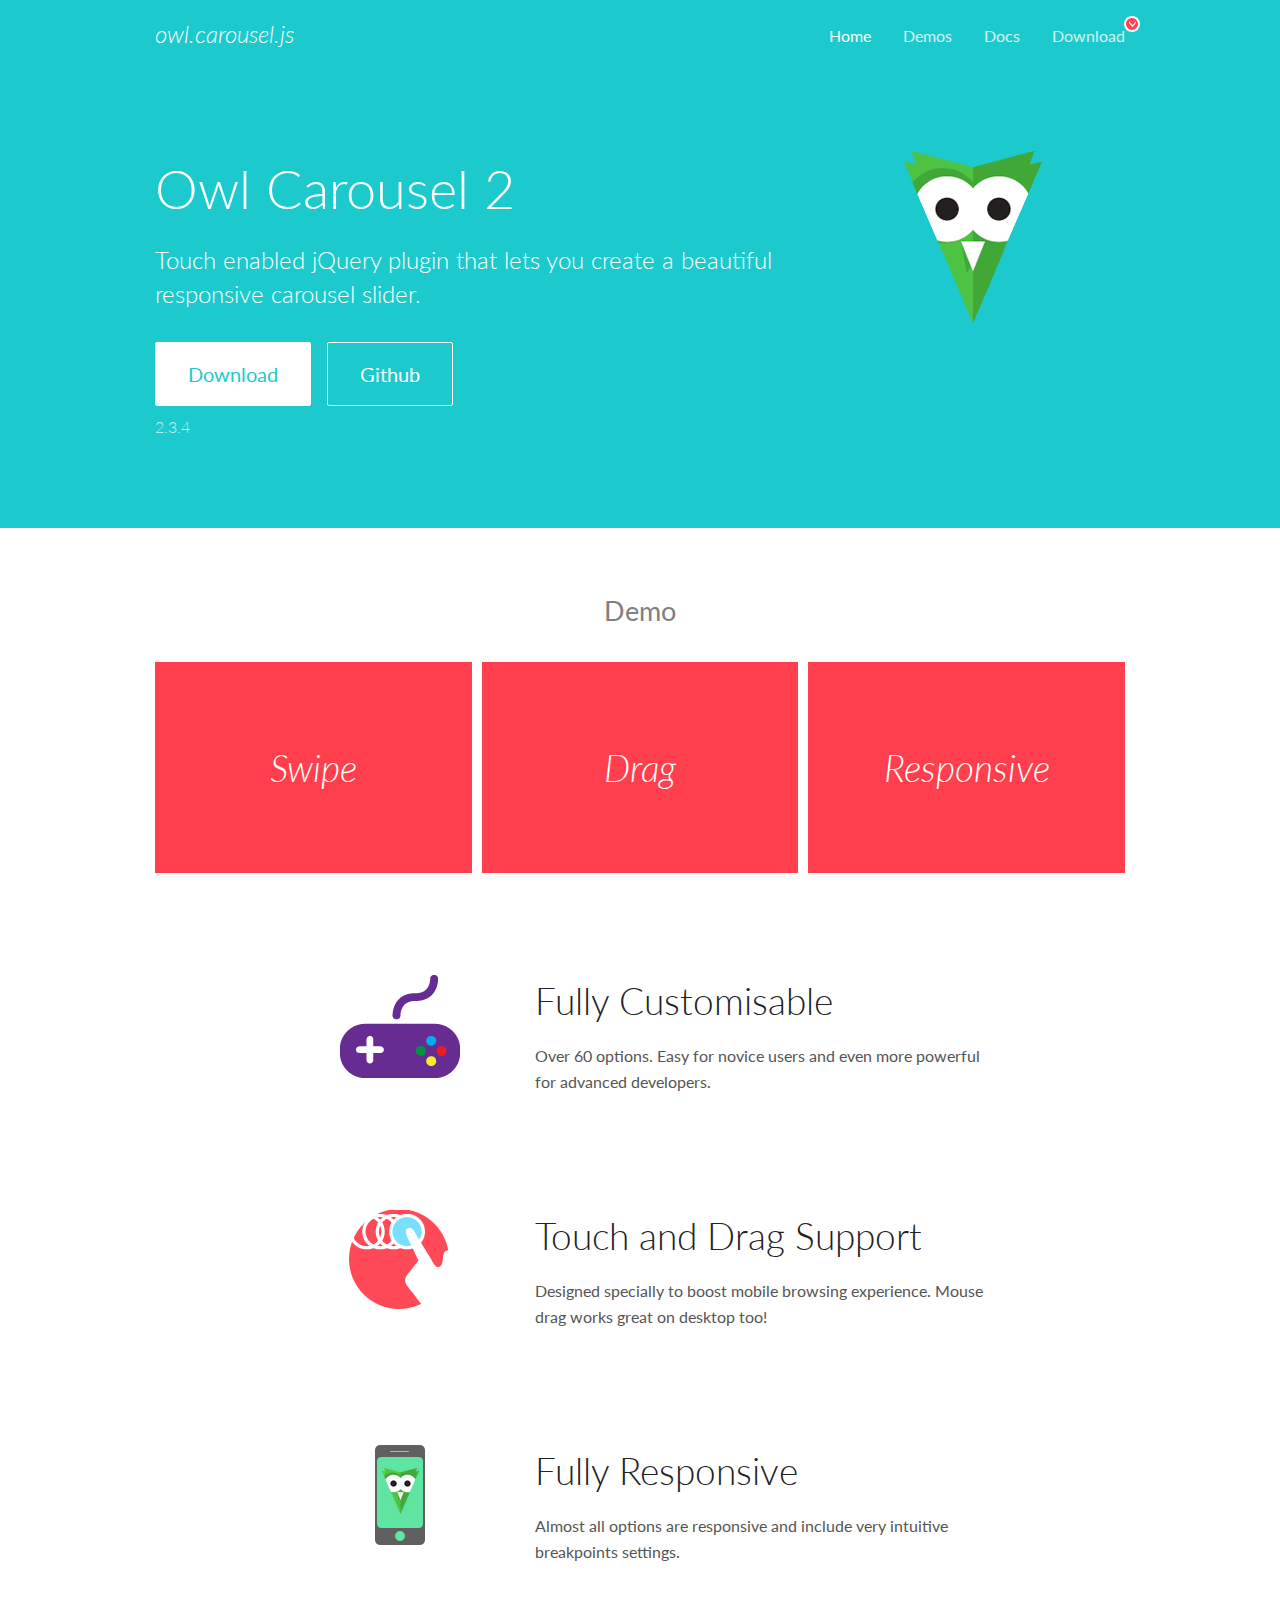
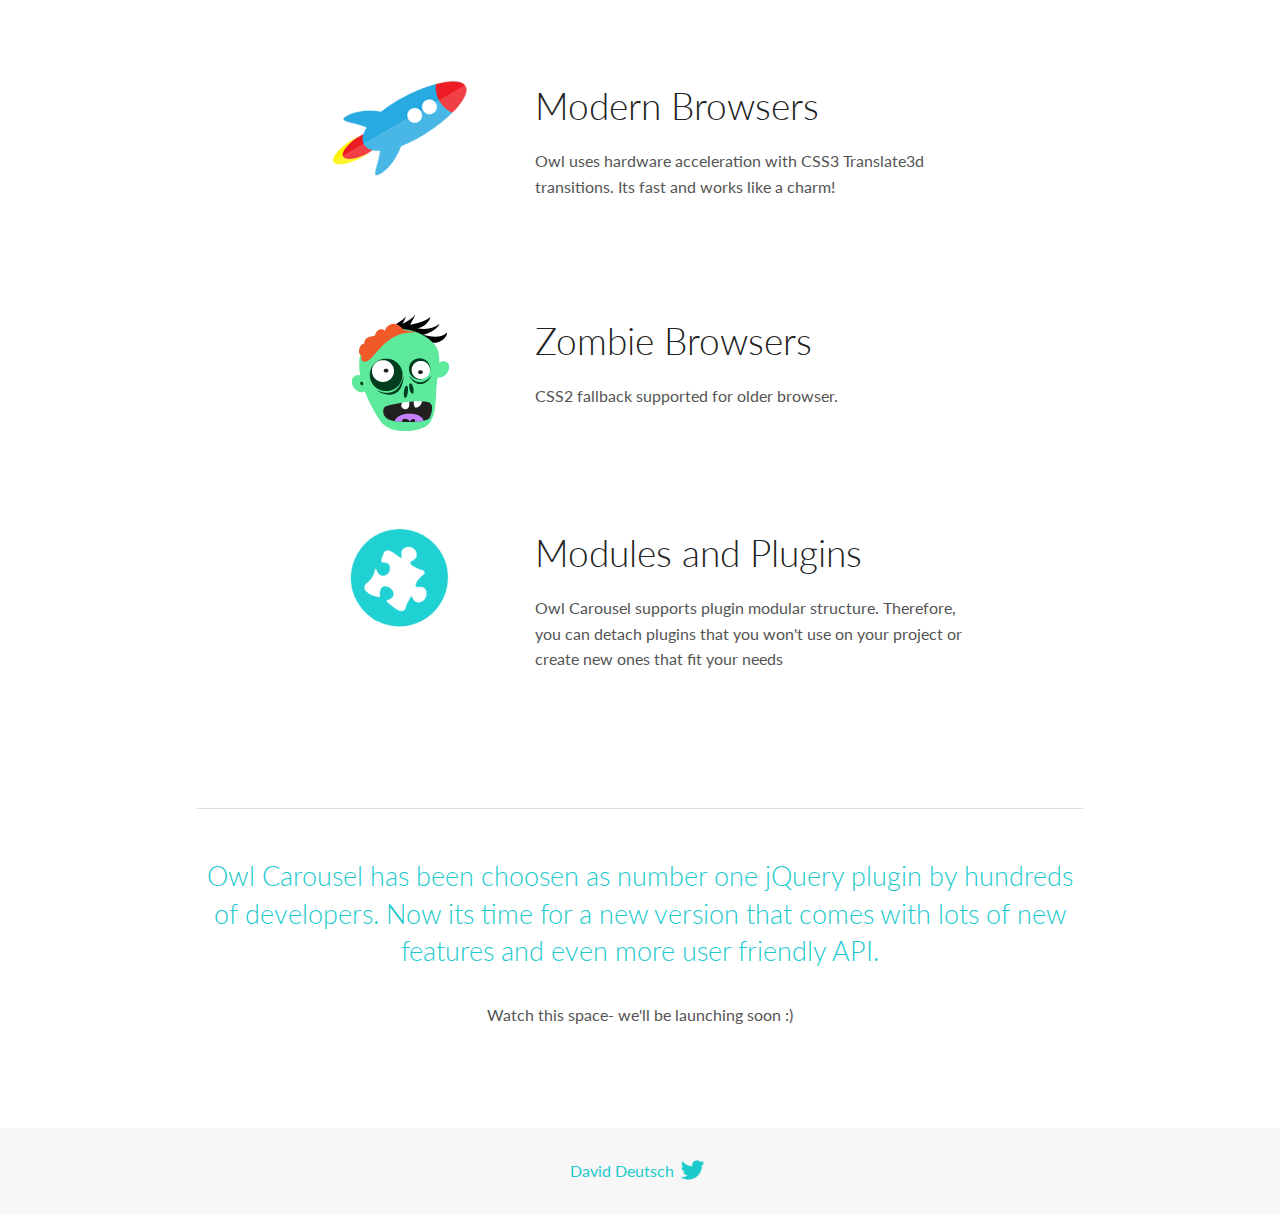
<file: assets/libs/OwlCarousel/docs/index.html>
<!DOCTYPE html>
<html lang="en">
  <head>

    <!-- head -->
    <meta charset="utf-8">
    <meta name="msapplication-tap-highlight" content="no" />
    <meta name="viewport" content="width=device-width, initial-scale=1.0" />
    <meta name="description" content="Touch enabled jQuery plugin that lets you create beautiful responsive carousel slider.">
    <meta name="author" content="David Deutsch">
    <title>
      Home | Owl Carousel | 2.3.4
    </title>

    <!-- Stylesheets -->
    <link href='https://fonts.googleapis.com/css?family=Lato:300,400,700,400italic,300italic' rel='stylesheet' type='text/css'>
    <link rel="stylesheet" href="assets/css/docs.theme.min.css">

    <!-- Owl Stylesheets -->
    <link rel="stylesheet" href="assets/owlcarousel/assets/owl.carousel.min.css">
    <link rel="stylesheet" href="assets/owlcarousel/assets/owl.theme.default.min.css">

    <!-- HTML5 shim and Respond.js IE8 support of HTML5 elements and media queries -->

    <!--[if lt IE 9]>
      <script src="https://oss.maxcdn.com/libs/html5shiv/3.7.0/html5shiv.js"></script>
      <script src="https://oss.maxcdn.com/libs/respond.js/1.3.0/respond.min.js"></script>
    <![endif]-->

    <!-- Favicons -->
    <link rel="apple-touch-icon-precomposed" sizes="144x144" href="assets/ico/apple-touch-icon-144-precomposed.png">
    <link rel="shortcut icon" href="assets/ico/favicon.png">
    <link rel="shortcut icon" href="favicon.ico">

    <!-- Yeah i know js should not be in header. Its required for demos.-->

    <!-- javascript -->
    <script src="assets/vendors/jquery.min.js"></script>
    <script src="assets/owlcarousel/owl.carousel.js"></script>
  </head>
  <body>

    <!-- header -->
    <header class="header">
      <div class="row">
        <div class="large-12 columns">
          <div class="brand left">
            <h3>
              <a href="/OwlCarousel2/">owl.carousel.js</a> 
            </h3>
          </div>
          <a id="toggle-nav" class="right">
            <span></span> <span></span> <span></span> 
          </a> 
          <div class="nav-bar">
            <ul class="clearfix">
              <li class="active">
                <a href="/OwlCarousel2/index.html">Home</a> 
              </li>
              <li> <a href="/OwlCarousel2/demos/demos.html">Demos</a>  </li>
              <li> <a href="/OwlCarousel2/docs/started-welcome.html">Docs</a>  </li>
              <li>
                <a href="https://github.com/OwlCarousel2/OwlCarousel2/archive/2.3.4.zip">Download</a> 
                <span class="download"></span> 
              </li>
            </ul>
          </div>
        </div>
      </div>
    </header>

    <!-- home panel -->
    <section id="hero">
      <div class="row">
        <div class="large-8 medium-8 columns">
          <h1>Owl Carousel 2</h1>
          <h4>Touch enabled jQuery plugin that lets you create a beautiful responsive carousel slider.</h4>
          <a href="https://github.com/OwlCarousel2/OwlCarousel2/archive/2.3.4.zip" class="hero-button">Download</a> 
          <a href="https://github.com/OwlCarousel2/OwlCarousel2" class="hero-button outline">Github</a> 
          <p>2.3.4</p>
        </div>
        <div class="large-4 medium-4 columns">
          <img class="owl-logo" src="assets/img/owl-logo.png" alt="mr. Owl">
        </div>
      </div>
    </section>

    <!-- body -->
    <div class="home-demo">
      <div class="row">
        <div class="large-12 columns">
          <h3>Demo</h3>
          <div class="owl-carousel">
            <div class="item">
              <h2>Swipe</h2>
            </div>
            <div class="item">
              <h2>Drag</h2>
            </div>
            <div class="item">
              <h2>Responsive</h2>
            </div>
            <div class="item">
              <h2>CSS3</h2>
            </div>
            <div class="item">
              <h2>Fast</h2>
            </div>
            <div class="item">
              <h2>Easy</h2>
            </div>
            <div class="item">
              <h2>Free</h2>
            </div>
            <div class="item">
              <h2>Upgradable</h2>
            </div>
            <div class="item">
              <h2>Tons of options</h2>
            </div>
            <div class="item">
              <h2>Infinity</h2>
            </div>
            <div class="item">
              <h2>Auto Width</h2>
            </div>
          </div>
        </div>
      </div>
    </div>
    <script>
      var owl = $('.owl-carousel');
      owl.owlCarousel({
        margin: 10,
        loop: true,
        responsive: {
          0: {
            items: 1
          },
          600: {
            items: 2
          },
          1000: {
            items: 3
          }
        }
      })
    </script>

    <!-- features -->
    <div id="features">
      <div class="row">
        <div class="small-12 medium-9 small-centered columns">
          <section class="row feature">
            <div class="medium-4 small-12 columns">
              <img src="assets/img/feature-options.png" alt="">
            </div>
            <div class="medium-8 small-12 columns">
              <h2>Fully Customisable</h2>
              <p>Over 60 options. Easy for novice users and even more powerful for advanced developers.</p>
            </div>
          </section>
          <section class="row feature">
            <div class="medium-4 small-12 columns">
              <img src="assets/img/feature-drag.png" alt="">
            </div>
            <div class="medium-8 small-12 columns">
              <h2>Touch and Drag Support</h2>
              <p>Designed specially to boost mobile browsing experience. Mouse drag works great on desktop too!</p>
            </div>
          </section>
          <section class="row feature">
            <div class="medium-4 small-12 columns">
              <img src="assets/img/feature-responsive.png" alt="">
            </div>
            <div class="medium-8 small-12 columns">
              <h2>Fully Responsive</h2>
              <p>Almost all options are responsive and include very intuitive breakpoints settings.</p>
            </div>
          </section>
          <section class="row feature">
            <div class="medium-4 small-12 columns">
              <img src="assets/img/feature-modern.png" alt="">
            </div>
            <div class="medium-8 small-12 columns">
              <h2>Modern Browsers</h2>
              <p>Owl uses hardware acceleration with CSS3 Translate3d transitions. Its fast and works like a charm! </p>
            </div>
          </section>
          <section class="row feature">
            <div class="medium-4 small-12 columns">
              <img src="assets/img/feature-zombie.png" alt="">
            </div>
            <div class="medium-8 small-12 columns">
              <h2>Zombie Browsers</h2>
              <p>CSS2 fallback supported for older browser.</p>
            </div>
          </section>
          <section class="row feature">
            <div class="medium-4 small-12 columns">
              <img src="assets/img/feature-module.png" alt="">
            </div>
            <div class="medium-8 small-12 columns">
              <h2>Modules and Plugins</h2>
              <p>Owl Carousel supports plugin modular structure. Therefore, you can detach plugins that you won&#x27;t use on your project or create new ones that fit your needs</p>
            </div>
          </section>
        </div>
      </div>
    </div>

    <!-- footer -->
    <section id="teaser-text">
      <div class="row">
        <div class="small-12 medium-11 small-centered columns">
          <hr>
          <h3 id="owl-carousel-has-been-choosen-as-number-one-jquery-plugin-by-hundreds-of-developers-now-its-time-for-a-new-version-that-comes-with-lots-of-new-features-and-even-more-user-friendly-api-">Owl Carousel has been choosen as number one jQuery plugin by hundreds of developers. Now its time for a new version that comes with lots of new features and even more user friendly API.</h3>
          <p>Watch this space- we&#39;ll be launching soon :)</p>
        </div>
      </div>
    </section>

    <!-- footer -->
    <footer class="footer">
      <div class="row">
        <div class="large-12 columns">
          <h5>
            <a href="/OwlCarousel2/docs/support-contact.html">David Deutsch</a> 
            <a id="custom-tweet-button" href="https://twitter.com/share?url=https://github.com/OwlCarousel2/OwlCarousel2&text=Owl Carousel - This is so awesome! " target="_blank"></a> 
          </h5>
        </div>
      </div>
    </footer>

    <!-- vendors -->
    <script src="assets/vendors/highlight.js"></script>
    <script src="assets/js/app.js"></script>
  </body>
</html>
</file>
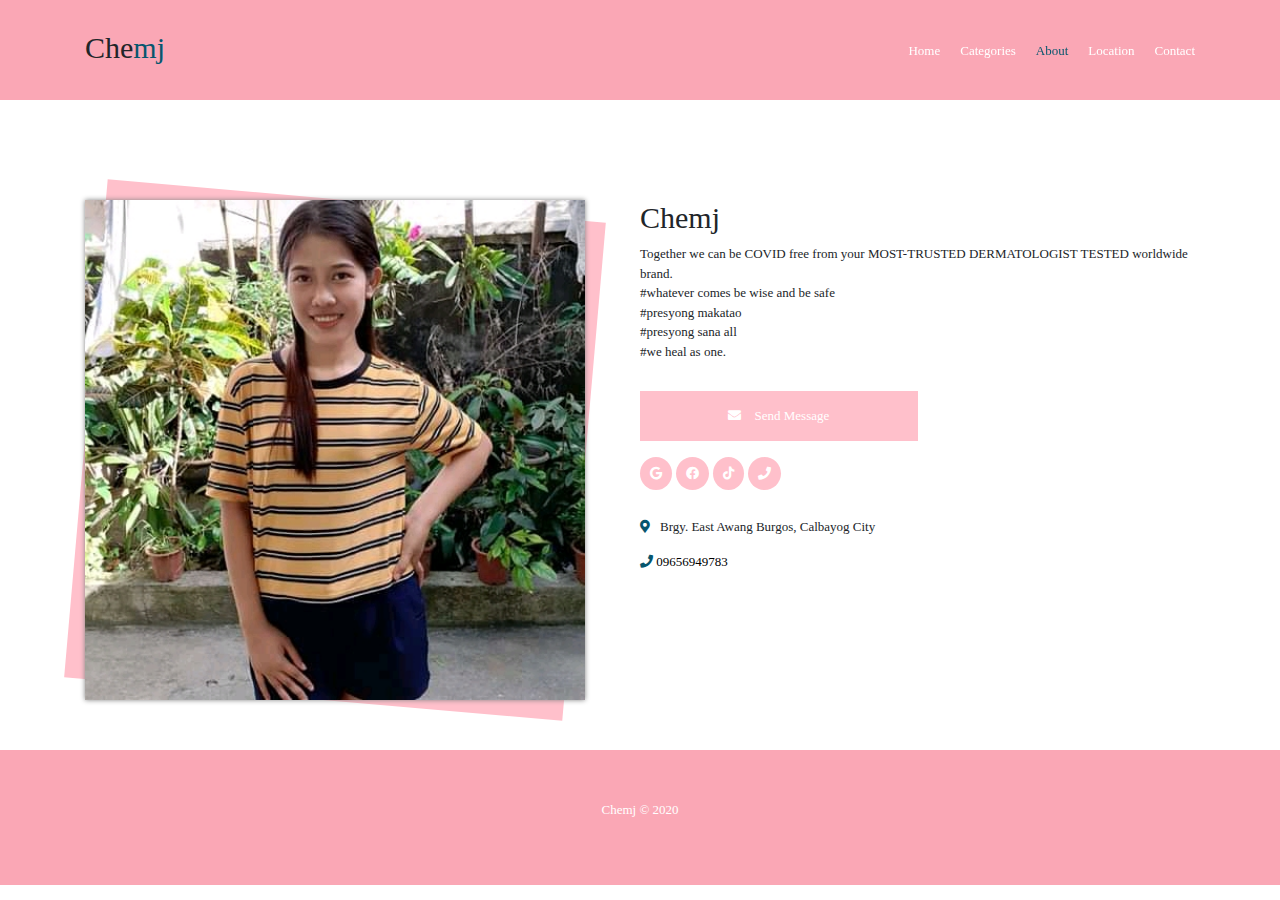
<file: about.html>
<!DOCTYPE html>
<html lang="en">

<head>
    <meta charset="UTF-8">
    <meta name="viewport" content="width=device-width, initial-scale=1.0">
    <meta name="keywords" content="">
    <meta name="description" content="">
    <meta name="author" content="Mark Jason P. Espelita">

    <!-- data aos -->

    <link rel="stylesheet" href="assets/libs/aos/dist/aos.css">

    <!-- font awesome -->

    <link rel="stylesheet" href="assets/libs/font-awesome/css/all.css">
    <link rel="stylesheet" href="assets/libs/font-awesome/css/all.min.css">
    <link rel="stylesheet" href="assets/libs/font-awesome/css/brands.css">
    <link rel="stylesheet" href="assets/libs/font-awesome/css/brands.min.css">
    <link rel="stylesheet" href="assets/libs/font-awesome/css/fontawesome.css">
    <link rel="stylesheet" href="assets/libs/font-awesome/css/fontawesome.min.css">
    <link rel="stylesheet" href="assets/libs/font-awesome/css/regular.css">
    <link rel="stylesheet" href="assets/libs/font-awesome/css/regular.min.css">
    <link rel="stylesheet" href="assets/libs/font-awesome/css/solid.css">
    <link rel="stylesheet" href="assets/libs/font-awesome/css/solid.min.css">
    <link rel="stylesheet" href="assets/libs/font-awesome/css/svg-with-js.css">
    <link rel="stylesheet" href="assets/libs/font-awesome/css/svg-with-js.min.css">
    <link rel="stylesheet" href="assets/libs/font-awesome/css/v4-shims.css">
    <link rel="stylesheet" href="assets/libs/font-awesome/css/v4-shims.min.css">

    <!-- owl carousel -->

    <link rel="stylesheet" href="assets/libs/OwlCarousel/dist/assets/owl.carousel.css">
    <link rel="stylesheet" href="assets/libs/OwlCarousel/dist/assets/owl.carousel.min.css">
    <link rel="stylesheet" href="assets/libs/OwlCarousel/dist/assets/owl.theme.default.css">
    <link rel="stylesheet" href="assets/libs/OwlCarousel/dist/assets/owl.theme.default.min.css">
    <link rel="stylesheet" href="assets/libs/OwlCarousel/dist/assets/owl.theme.green.css">
    <link rel="stylesheet" href="assets/libs/OwlCarousel/dist/assets/owl.theme.green.min.css">

    <!-- bootstrap -->

    <link rel="stylesheet" href="assets/libs/bootstrap/css/bootstrap-grid.css">
    <link rel="stylesheet" href="assets/libs/bootstrap/css/bootstrap-grid.min.css">
    <link rel="stylesheet" href="assets/libs/bootstrap/css/bootstrap-reboot.css">
    <link rel="stylesheet" href="assets/libs/bootstrap/css/bootstrap-reboot.min.css">
    <link rel="stylesheet" href="assets/libs/bootstrap/css/bootstrap.css">
    <link rel="stylesheet" href="assets/libs/bootstrap/css/bootstrap.min.css">

    <!-- custom -->

    <link rel="stylesheet" href="assets/css/custom.css">
    <link rel="stylesheet" href="assets/css/responsive.css">

    <title>Chemj Store | About</title>
</head>

<body>

    <!-- MAIN -->

    <header>
        <div class="container">
            <div class="branding">
                <h1>Che<span class="blue">mj</span></h1>
            </div>

            <nav data-aos="fade-left" data-aos-duration="1500">
                <ul>
                    <a href="index.html">
                        <li>Home</li>
                    </a>
                    <li>
                        Categories
                        <ul>
                            <a href="alcohol.html">
                                <li>Alcohol</li>
                            </a>
                            <a href="faceshield.html">
                                <li>Faceshield</li>
                            </a>
                        </ul>
                    </li>

                    <a href="about.html">
                        <li class="active-links">About</li>
                    </a>
                    <a href="location.html">
                        <li>Location</li>
                    </a>
                    <a href="contact.html">
                        <li>Contact</li>
                    </a>
                </ul>
                <i id="bars" class="fa fa-bars menu"></i>
            </nav>

        </div>
    </header>

    <section class="responsive-menu">
        <div class="container">
            <nav>
                <ul>
                    <a href="index.html">
                        <li>Home</li>
                    </a>
                    <li>
                        Categories
                        <ul>
                            <a href="alcohol.html">
                                <li>Alcohol</li>
                            </a>
                            <a href="faceshield.html">
                                <li>Faceshield</li>
                            </a>
                        </ul>
                    </li>

                    <a href="about.html">
                        <li class="active-links">About</li>
                    </a>
                    <a href="location.html">
                        <li>Location</li>
                    </a>
                    <a href="contact.html">
                        <li>Contact</li>
                    </a>
                </ul>
            </nav>
        </div>
    </section>

    <section id="about">
        <div class="container">
            <div class="img">
                <div class="img-bg">
                    <img src="assets/img/showcase/FB_IMG_15981682162162028.jpg" alt="">
                </div>
            </div>
            <div class="text">
                <h2>Chemj</h2>
                <p>
                    Together we can be COVID free from your MOST-TRUSTED DERMATOLOGIST TESTED worldwide brand.</br>
                    #whatever comes be wise and be safe</br>
                    #presyong makatao</br>
                    #presyong sana all</br>
                    #we heal as one.</br>
                    <a href="sms: 09656949783"><button><i class="fa fa-envelope"></i> Send Message</button></a></br>
                <div class="icons">
                    <a href="mailto: markdonzki@gmail.com"><i class="fab fa-google icon"></i></a>
                    <i class="fab fa-facebook icon"></i>
                    <i class="fab fa-tiktok icon"></i>
                    <a href="tel: 09656949783"><i class="fa fa-phone icon"></i></a></br>
                    <p><i class="fa fa-map-marker location"></i>Brgy. East Awang Burgos, Calbayog City</p>
                    <a href="tel: 09656949783">
                        <p><i class="fa fa-phone phoneicon"></i> 09656949783</p>
                    </a>
                </div>
                </p>
            </div>
        </div>
    </section>

    <footer>
        <div class="container">
            <p>Chemj &copy; 2020</p>
        </div>
    </footer>



    <!-- jquery -->

    <script src="assets/libs/jquery/jquery.js"></script>

    <!-- data aos -->

    <script src="assets/libs/aos/dist/aos.js"></script>

    <!-- bootstrap -->

    <script src="assets/libs/bootstrap/js/bootstrap.bundle.js"></script>
    <script src="assets/libs/bootstrap/js/bootstrap.bundle.min.js"></script>
    <script src="assets/libs/bootstrap/js/bootstrap.js"></script>
    <script src="assets/libs/bootstrap/js/bootstrap.min.js"></script>

    <!-- owl carousel -->

    <script src="assets/libs/OwlCarousel/dist/owl.carousel.js"></script>
    <script src="assets/libs/OwlCarousel/dist/owl.carousel.min.js"></script>

    <!-- custom -->

    <script src="assets/js/custom.js"></script>



</body>

</html>
</file>
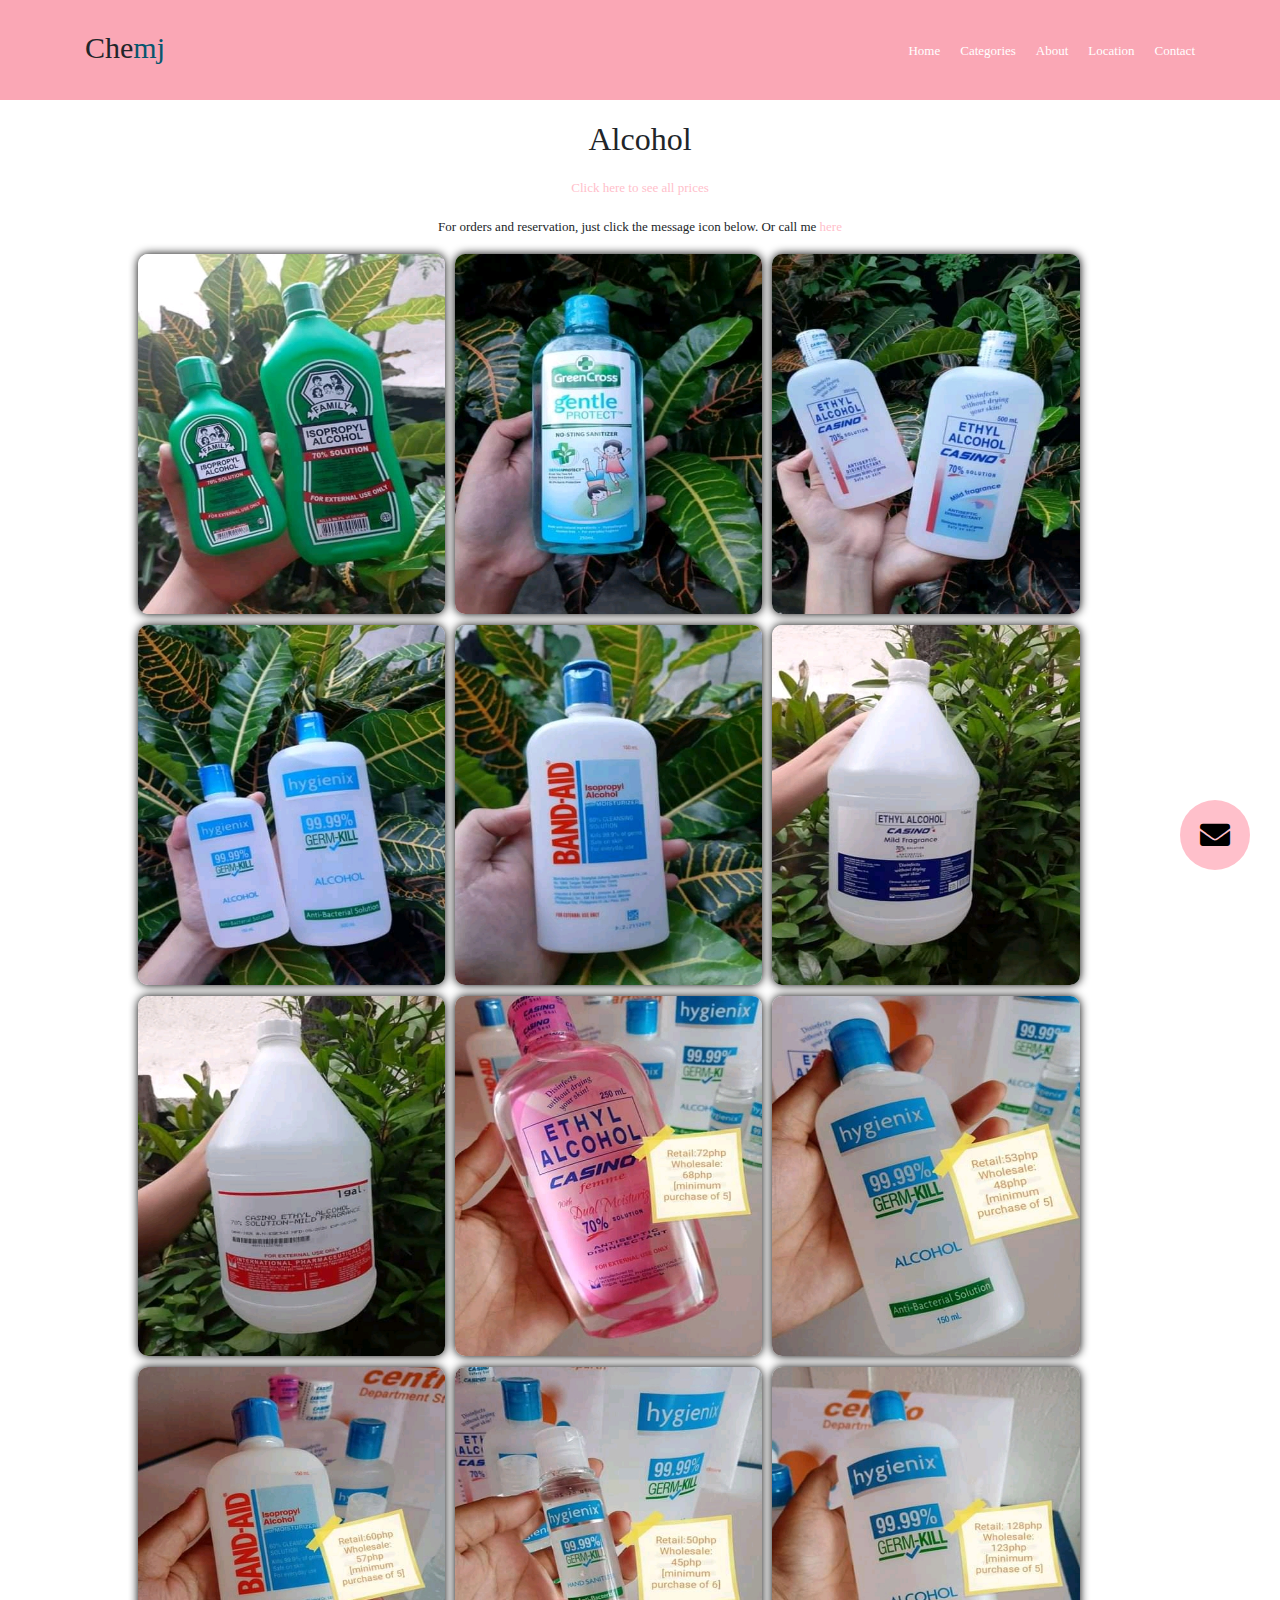
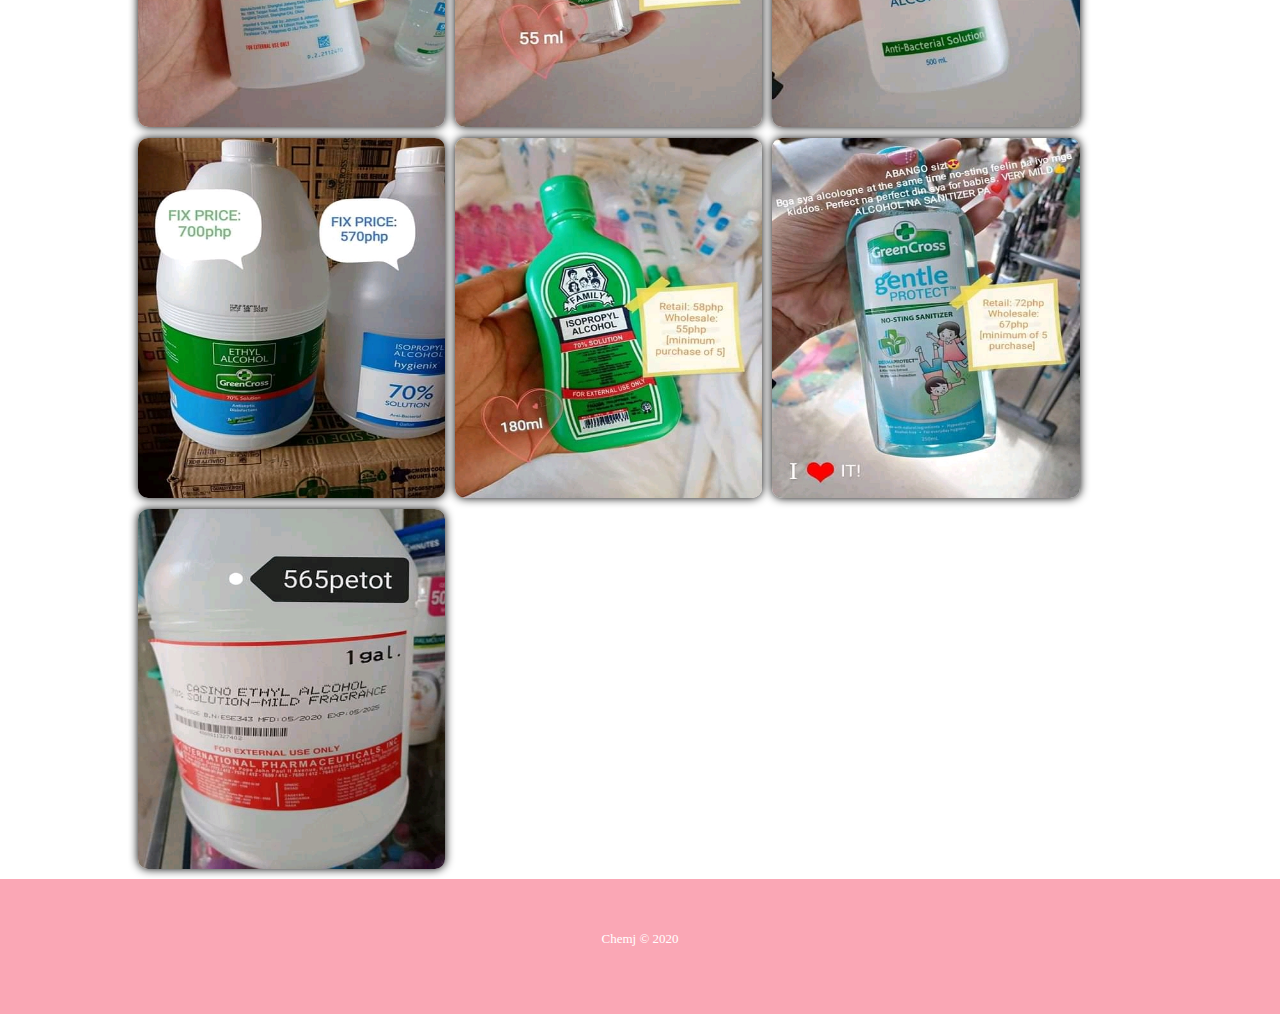
<file: alcohol.html>
<!DOCTYPE html>
<html lang="en">

<head>
    <meta charset="UTF-8">
    <meta name="viewport" content="width=device-width, initial-scale=1.0">
    <meta name="keywords" content="">
    <meta name="description" content="">
    <meta name="author" content="Mark Jason P. Espelita">

    <!-- data aos -->

    <link rel="stylesheet" href="assets/libs/aos/dist/aos.css">

    <!-- font awesome -->

    <link rel="stylesheet" href="assets/libs/font-awesome/css/all.css">
    <link rel="stylesheet" href="assets/libs/font-awesome/css/all.min.css">
    <link rel="stylesheet" href="assets/libs/font-awesome/css/brands.css">
    <link rel="stylesheet" href="assets/libs/font-awesome/css/brands.min.css">
    <link rel="stylesheet" href="assets/libs/font-awesome/css/fontawesome.css">
    <link rel="stylesheet" href="assets/libs/font-awesome/css/fontawesome.min.css">
    <link rel="stylesheet" href="assets/libs/font-awesome/css/regular.css">
    <link rel="stylesheet" href="assets/libs/font-awesome/css/regular.min.css">
    <link rel="stylesheet" href="assets/libs/font-awesome/css/solid.css">
    <link rel="stylesheet" href="assets/libs/font-awesome/css/solid.min.css">
    <link rel="stylesheet" href="assets/libs/font-awesome/css/svg-with-js.css">
    <link rel="stylesheet" href="assets/libs/font-awesome/css/svg-with-js.min.css">
    <link rel="stylesheet" href="assets/libs/font-awesome/css/v4-shims.css">
    <link rel="stylesheet" href="assets/libs/font-awesome/css/v4-shims.min.css">

    <!-- owl carousel -->

    <link rel="stylesheet" href="assets/libs/OwlCarousel/dist/assets/owl.carousel.css">
    <link rel="stylesheet" href="assets/libs/OwlCarousel/dist/assets/owl.carousel.min.css">
    <link rel="stylesheet" href="assets/libs/OwlCarousel/dist/assets/owl.theme.default.css">
    <link rel="stylesheet" href="assets/libs/OwlCarousel/dist/assets/owl.theme.default.min.css">
    <link rel="stylesheet" href="assets/libs/OwlCarousel/dist/assets/owl.theme.green.css">
    <link rel="stylesheet" href="assets/libs/OwlCarousel/dist/assets/owl.theme.green.min.css">

    <!-- bootstrap -->

    <link rel="stylesheet" href="assets/libs/bootstrap/css/bootstrap-grid.css">
    <link rel="stylesheet" href="assets/libs/bootstrap/css/bootstrap-grid.min.css">
    <link rel="stylesheet" href="assets/libs/bootstrap/css/bootstrap-reboot.css">
    <link rel="stylesheet" href="assets/libs/bootstrap/css/bootstrap-reboot.min.css">
    <link rel="stylesheet" href="assets/libs/bootstrap/css/bootstrap.css">
    <link rel="stylesheet" href="assets/libs/bootstrap/css/bootstrap.min.css">

    <!-- custom -->

    <link rel="stylesheet" href="assets/css/custom.css">
    <link rel="stylesheet" href="assets/css/responsive.css">
    <!-- <link rel="stylesheet" href="assets/css/alcohol.css"> -->

    <title>Chemj Store | Alcohol</title>
</head>

<body>

    <!-- MAIN -->

    <header>
        <div class="container">
            <div class="branding">
                <h1>Che<span class="blue">mj</span></h1>
            </div>

            <nav>
                <ul>
                    <a href="index.html">
                        <li>Home</li>
                    </a>
                    <li>
                        Categories
                        <ul>
                            <a href="alcohol.html">
                                <li>Alcohol</li>
                            </a>
                            <a href="faceshield.html">
                                <li>Faceshield</li>
                            </a>
                        </ul>
                    </li>

                    <a href="about.html">
                        <li>About</li>
                    </a>
                    <a href="location.html">
                        <li>Location</li>
                    </a>
                    <a href="contact.html">
                        <li>Contact</li>
                    </a>
                </ul>
                <i id="bars" class="fa fa-bars menu"></i>
            </nav>

        </div>
    </header>

    <section class="responsive-menu">
        <div class="container">
            <nav>
                <ul>
                    <a href="index.html">
                        <li>Home</li>
                    </a>
                    <li>
                        Categories
                        <ul>
                            <a href="alcohol.html">
                                <li>Alcohol</li>
                            </a>
                            <a href="faceshield.html">
                                <li>Faceshield</li>
                            </a>
                        </ul>
                    </li>

                    <a href="about.html">
                        <li>About</li>
                    </a>
                    <a href="location.html">
                        <li>Location</li>
                    </a>
                    <a href="contact.html">
                        <li>Contact</li>
                    </a>
                </ul>
            </nav>
        </div>
    </section>

    <section id="v-alcohol">
        <div class="alcohol-container">
            <h2>Alcohol</h2>
            <p>
                <span class="price"><a href="alcoholPrices.html">Click here to see all prices</a></span></br></br>
                For orders and reservation, just click the message icon below. Or call me <a
                    href="tel: 09656949783">here</a>
            </p>

            <!-- insert JSON -->
            <a href="sms: 09656949783"><i class="fa fa-envelope"></i></a>
        </div>
    </section>

    <footer>
        <div class="container">
            <div class="container">
                <p>Chemj &copy; 2020</p>
            </div>
        </div>
    </footer>



    <!-- jquery -->

    <script src="assets/libs/jquery/jquery.js"></script>

    <!-- data aos -->

    <script src="assets/libs/aos/dist/aos.js"></script>

    <!-- bootstrap -->

    <script src="assets/libs/bootstrap/js/bootstrap.bundle.js"></script>
    <script src="assets/libs/bootstrap/js/bootstrap.bundle.min.js"></script>
    <script src="assets/libs/bootstrap/js/bootstrap.js"></script>
    <script src="assets/libs/bootstrap/js/bootstrap.min.js"></script>

    <!-- owl carousel -->

    <script src="assets/libs/OwlCarousel/dist/owl.carousel.js"></script>
    <script src="assets/libs/OwlCarousel/dist/owl.carousel.min.js"></script>

    <!-- custom -->

    <script src="assets/js/alcoholpage.js"></script>
    <script src="assets/js/custom.js"></script>



</body>

</html>
</file>
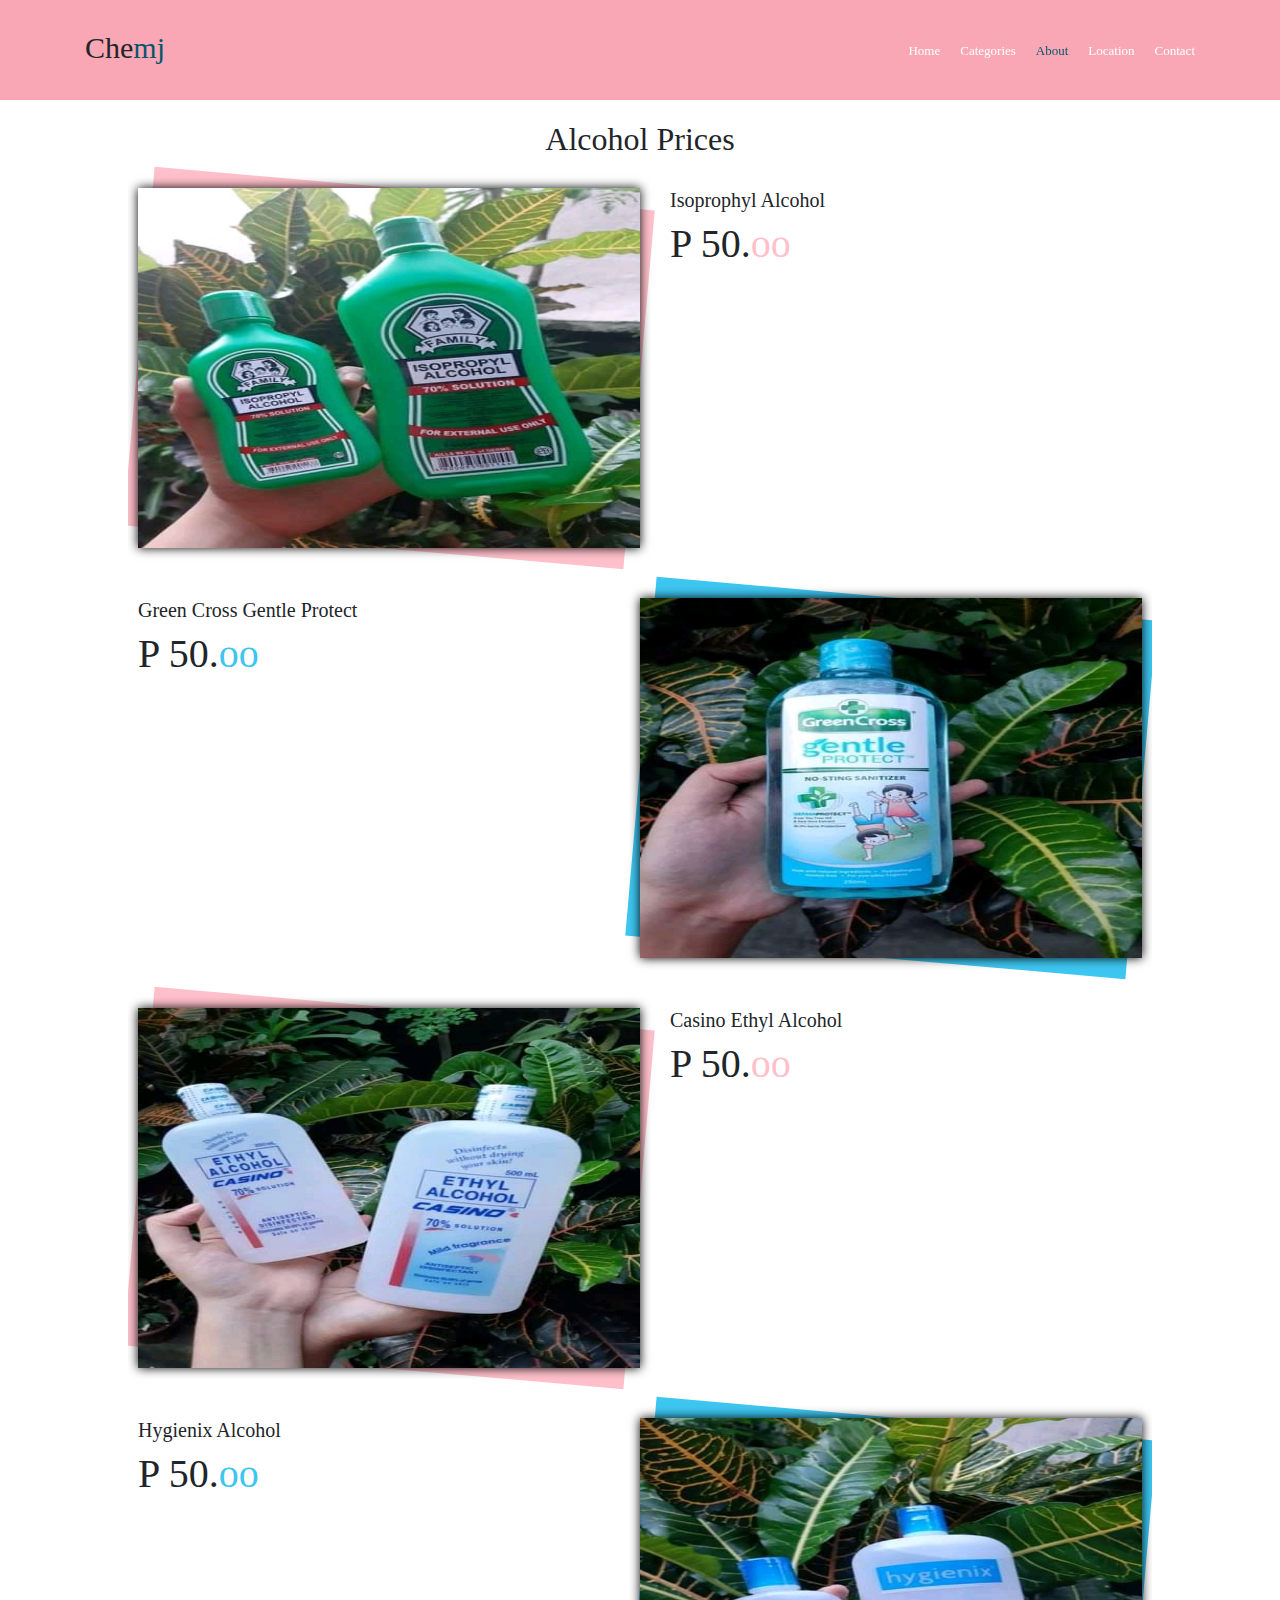
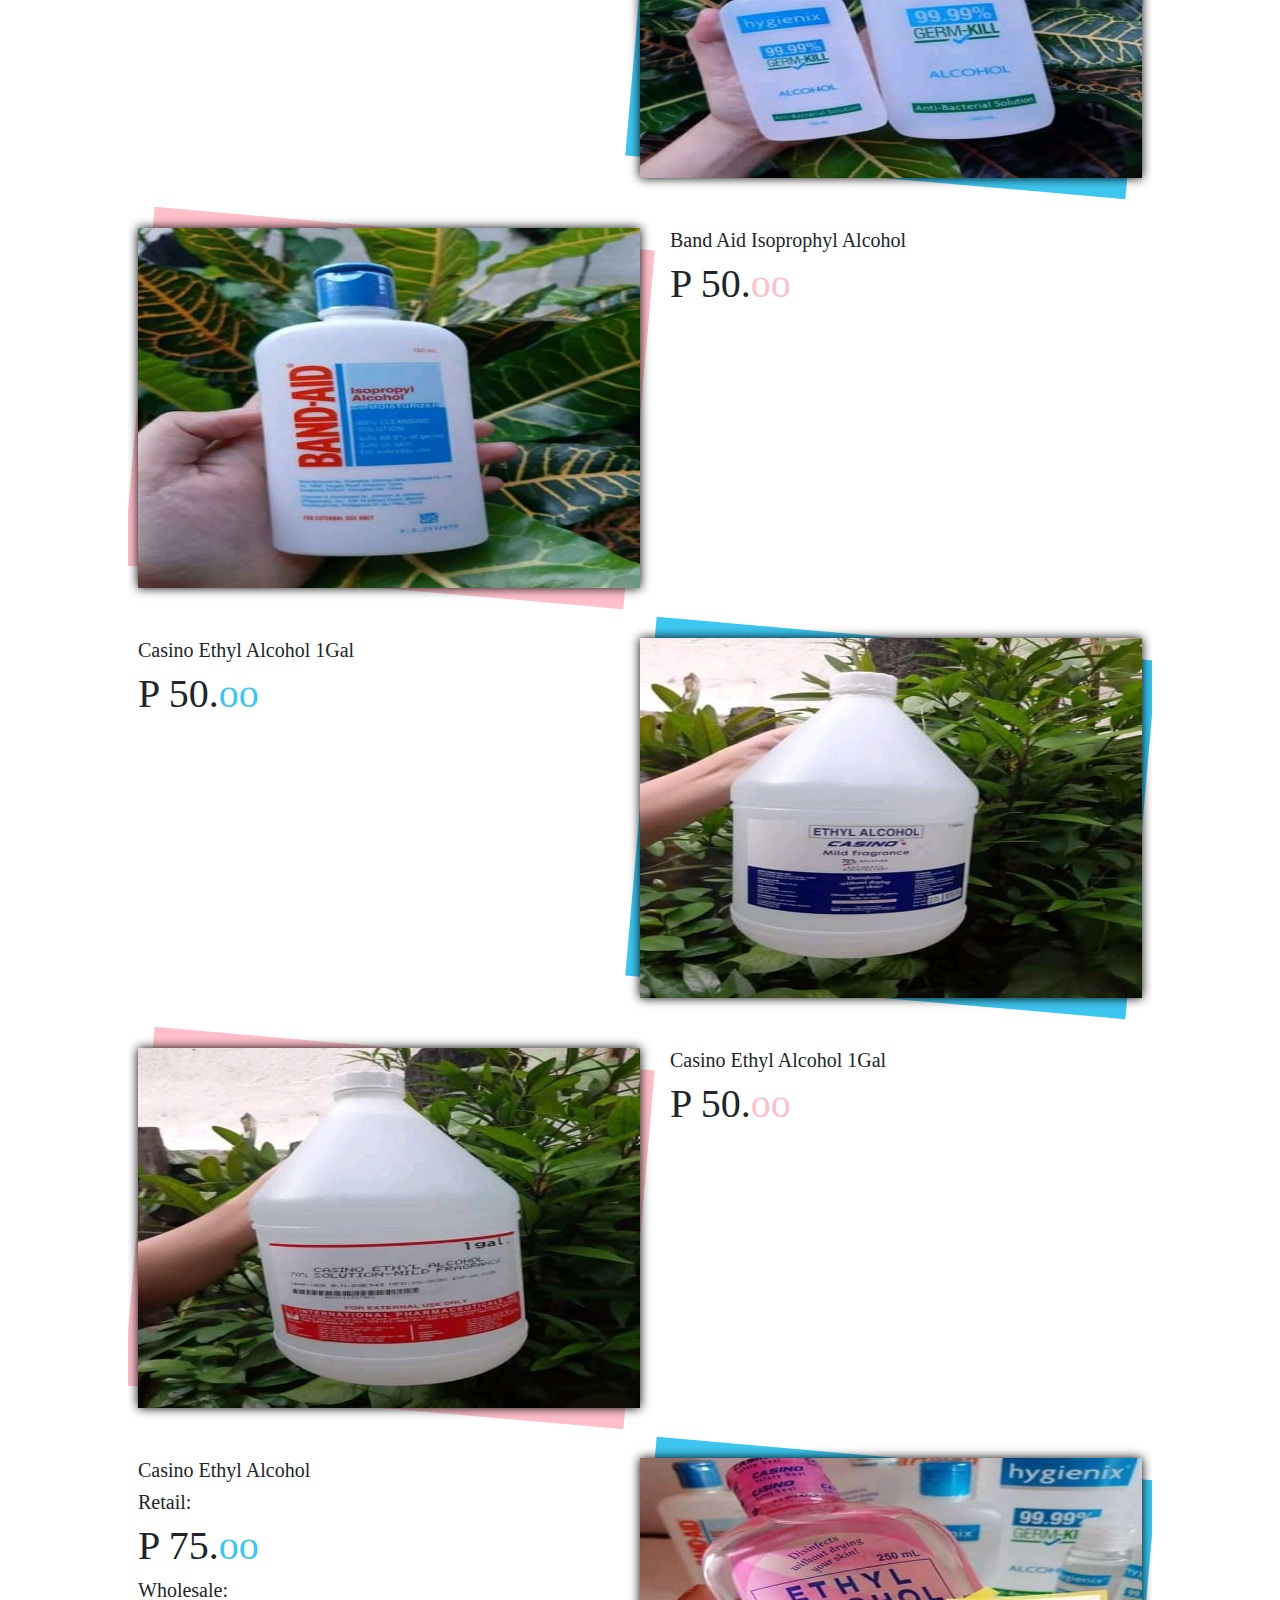
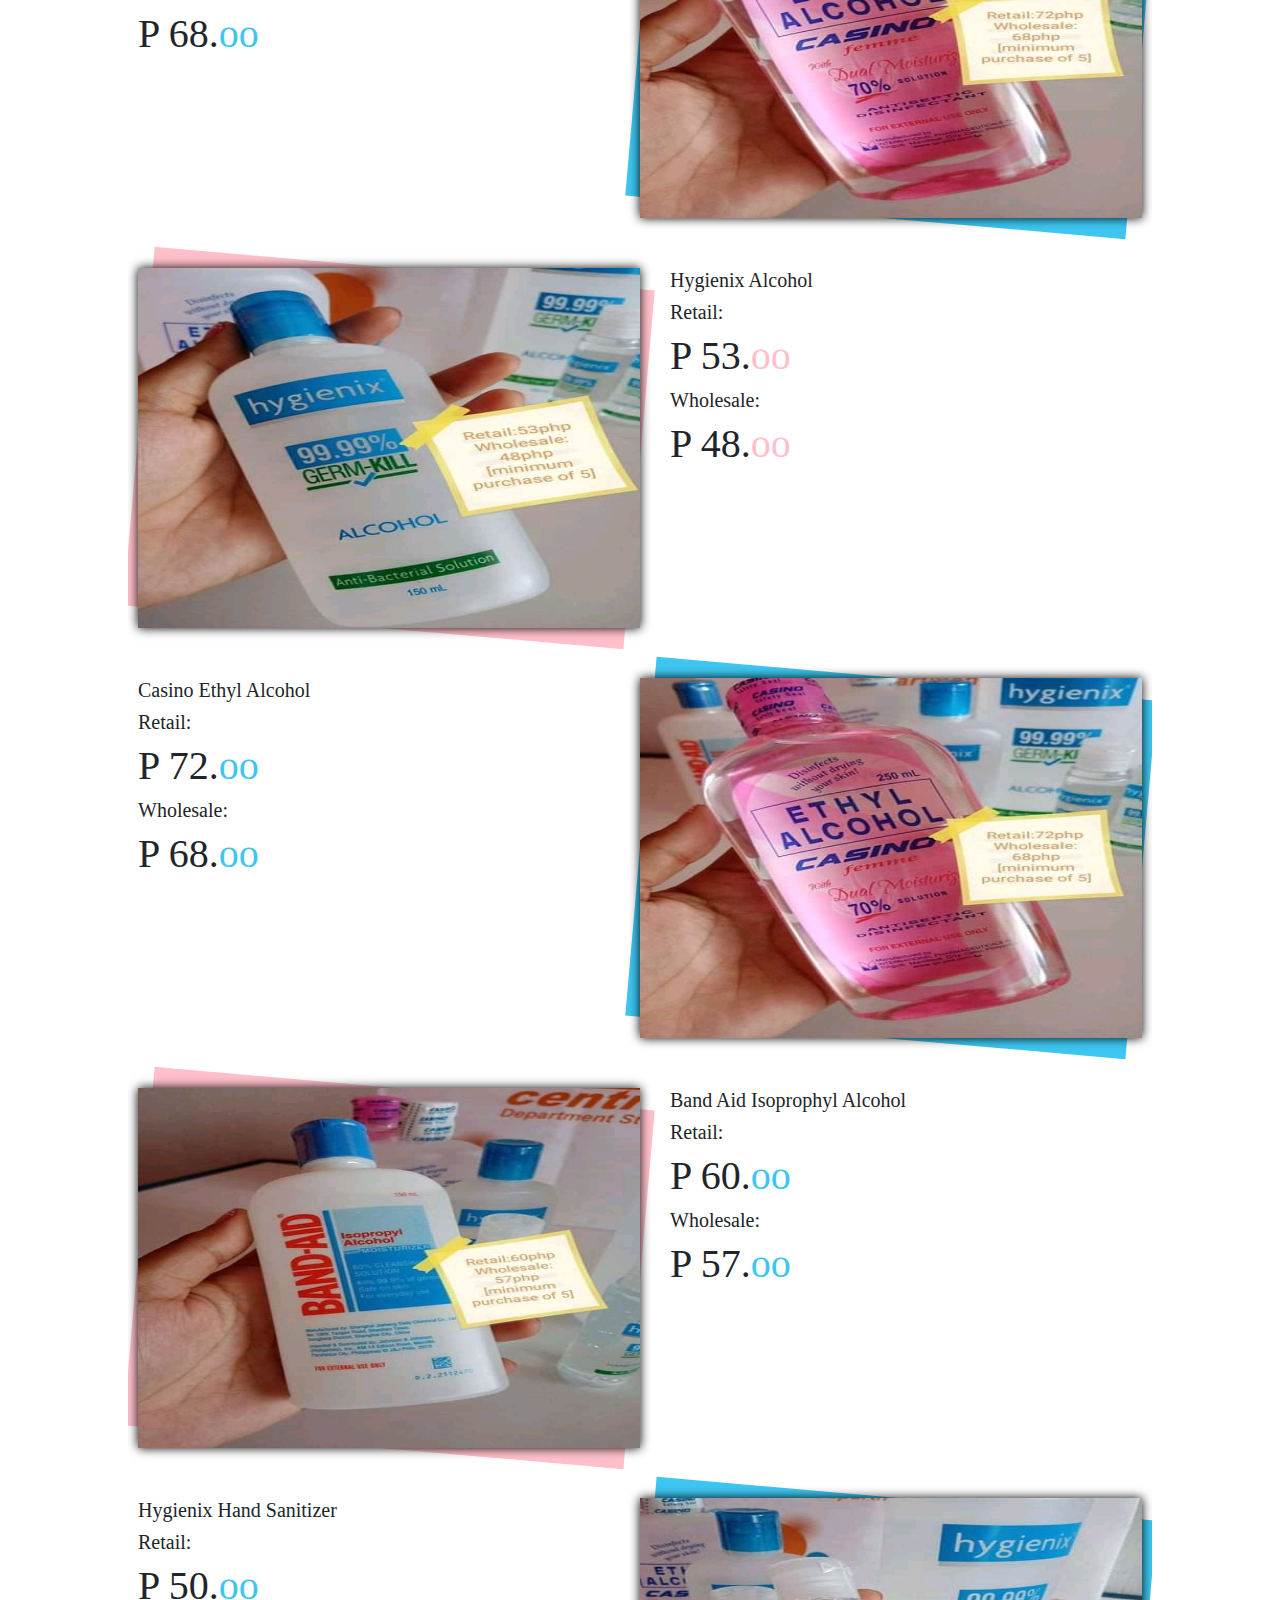
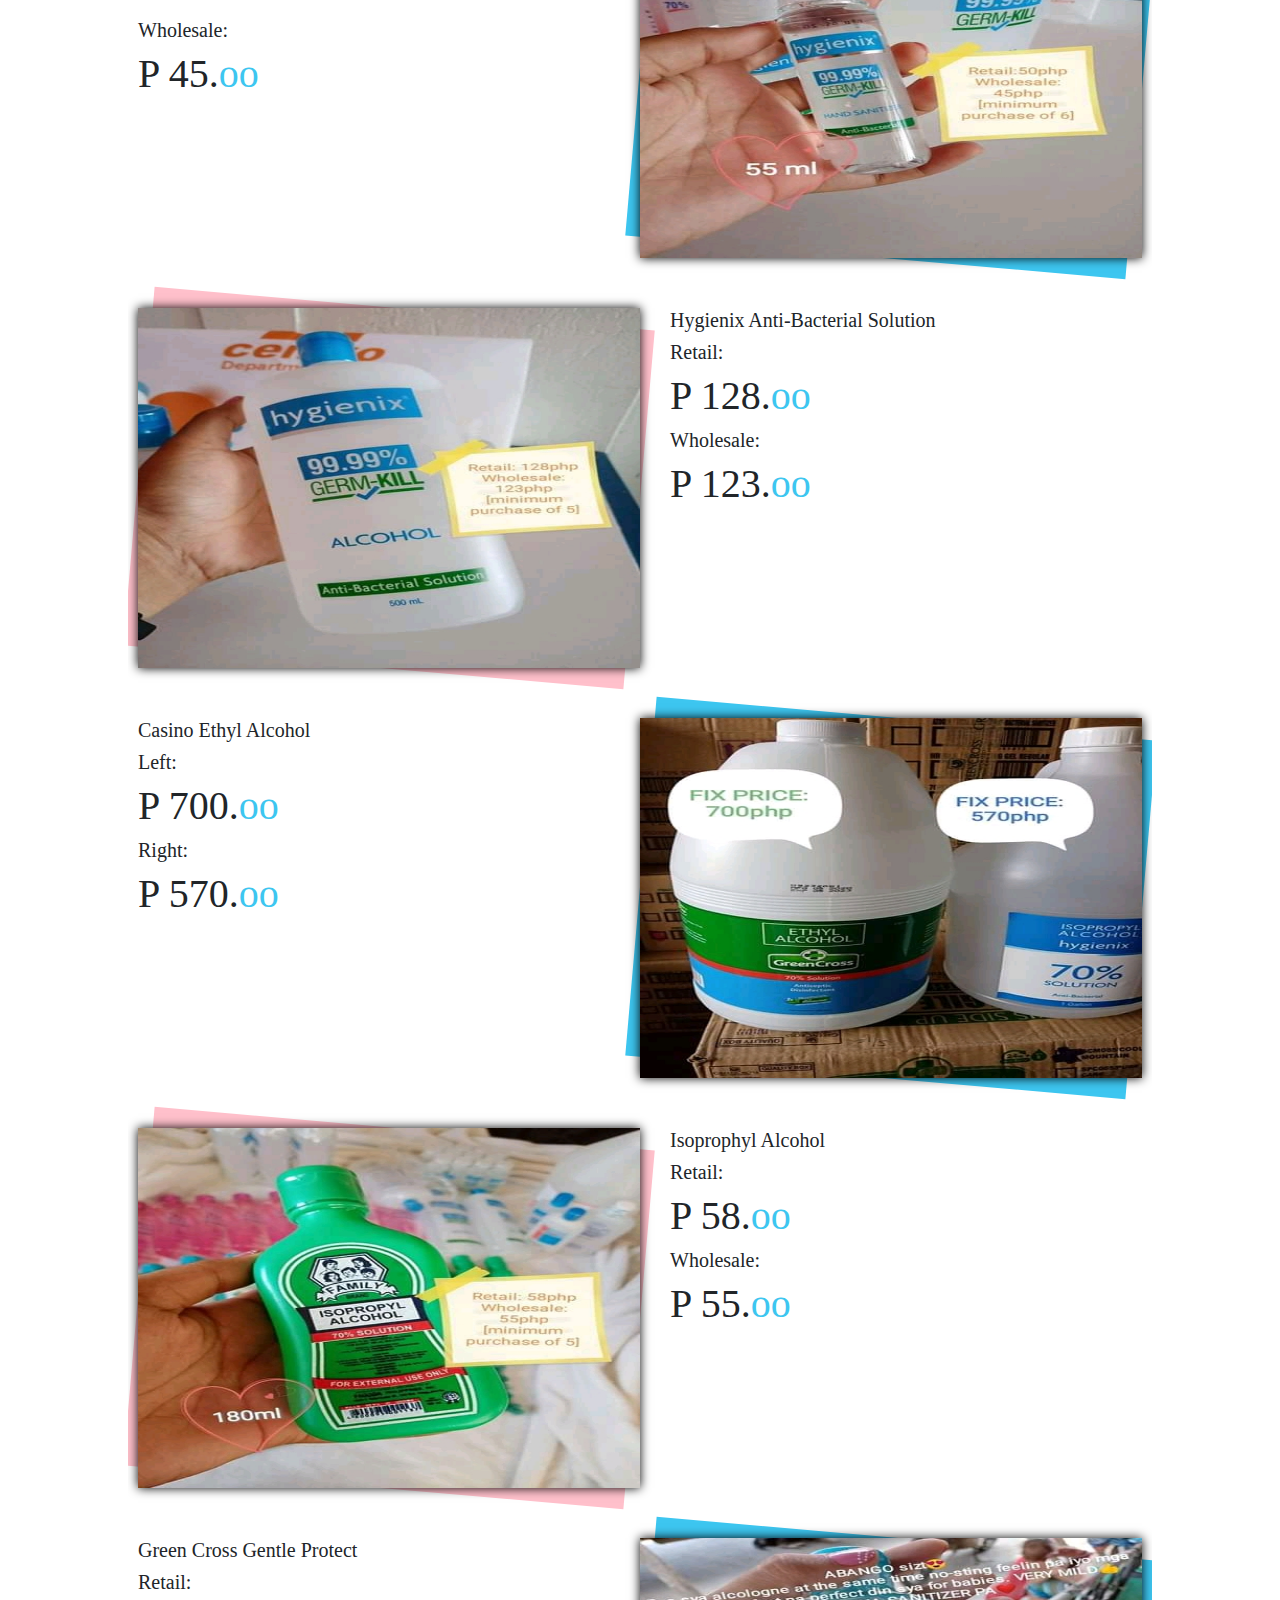
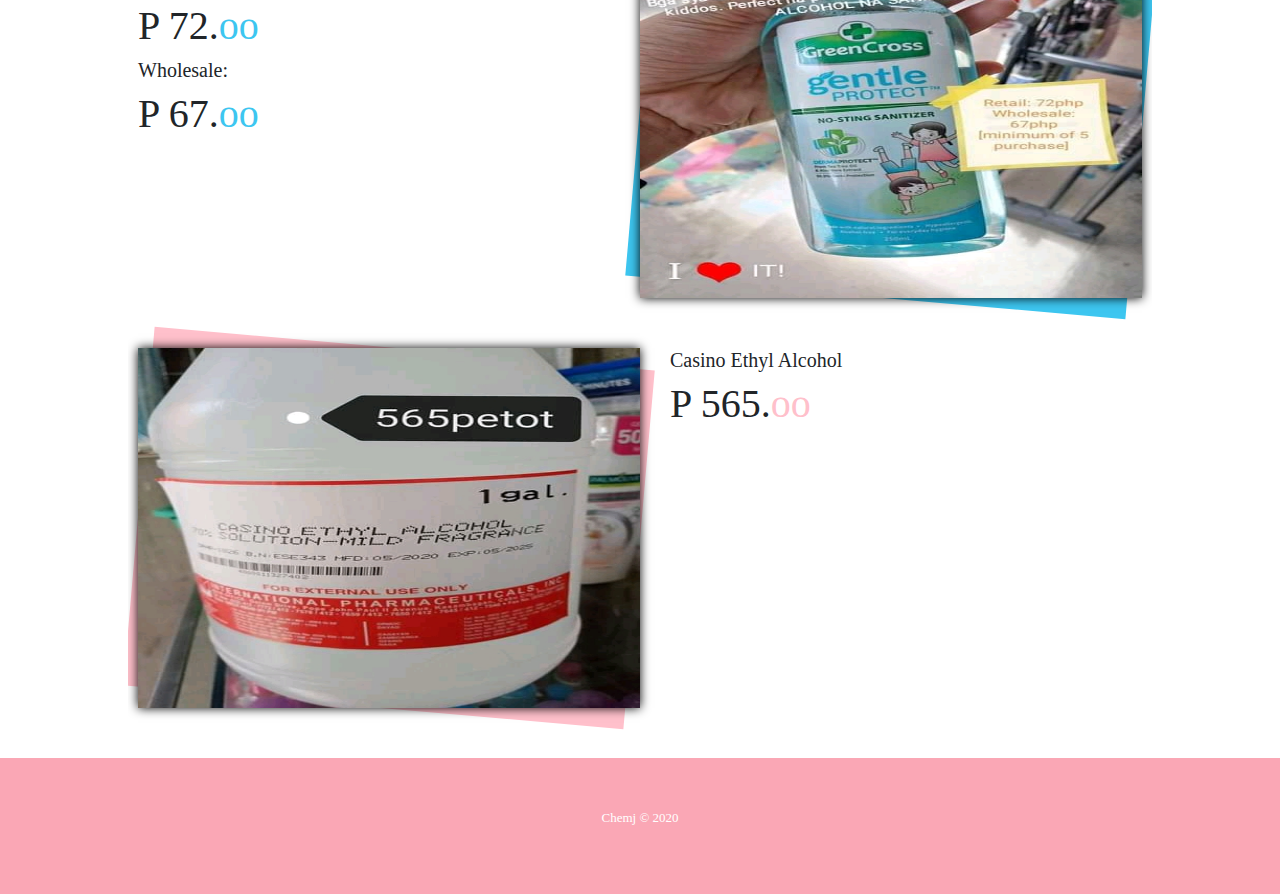
<file: alcoholPrices.html>
<!DOCTYPE html>
<html lang="en">

<head>
    <meta charset="UTF-8">
    <meta name="viewport" content="width=device-width, initial-scale=1.0">
    <meta name="keywords" content="">
    <meta name="description" content="">
    <meta name="author" content="Mark Jason P. Espelita">

    <!-- data aos -->

    <link rel="stylesheet" href="assets/libs/aos/dist/aos.css">

    <!-- font awesome -->

    <link rel="stylesheet" href="assets/libs/font-awesome/css/all.css">
    <link rel="stylesheet" href="assets/libs/font-awesome/css/all.min.css">
    <link rel="stylesheet" href="assets/libs/font-awesome/css/brands.css">
    <link rel="stylesheet" href="assets/libs/font-awesome/css/brands.min.css">
    <link rel="stylesheet" href="assets/libs/font-awesome/css/fontawesome.css">
    <link rel="stylesheet" href="assets/libs/font-awesome/css/fontawesome.min.css">
    <link rel="stylesheet" href="assets/libs/font-awesome/css/regular.css">
    <link rel="stylesheet" href="assets/libs/font-awesome/css/regular.min.css">
    <link rel="stylesheet" href="assets/libs/font-awesome/css/solid.css">
    <link rel="stylesheet" href="assets/libs/font-awesome/css/solid.min.css">
    <link rel="stylesheet" href="assets/libs/font-awesome/css/svg-with-js.css">
    <link rel="stylesheet" href="assets/libs/font-awesome/css/svg-with-js.min.css">
    <link rel="stylesheet" href="assets/libs/font-awesome/css/v4-shims.css">
    <link rel="stylesheet" href="assets/libs/font-awesome/css/v4-shims.min.css">

    <!-- owl carousel -->

    <link rel="stylesheet" href="assets/libs/OwlCarousel/dist/assets/owl.carousel.css">
    <link rel="stylesheet" href="assets/libs/OwlCarousel/dist/assets/owl.carousel.min.css">
    <link rel="stylesheet" href="assets/libs/OwlCarousel/dist/assets/owl.theme.default.css">
    <link rel="stylesheet" href="assets/libs/OwlCarousel/dist/assets/owl.theme.default.min.css">
    <link rel="stylesheet" href="assets/libs/OwlCarousel/dist/assets/owl.theme.green.css">
    <link rel="stylesheet" href="assets/libs/OwlCarousel/dist/assets/owl.theme.green.min.css">

    <!-- bootstrap -->

    <link rel="stylesheet" href="assets/libs/bootstrap/css/bootstrap-grid.css">
    <link rel="stylesheet" href="assets/libs/bootstrap/css/bootstrap-grid.min.css">
    <link rel="stylesheet" href="assets/libs/bootstrap/css/bootstrap-reboot.css">
    <link rel="stylesheet" href="assets/libs/bootstrap/css/bootstrap-reboot.min.css">
    <link rel="stylesheet" href="assets/libs/bootstrap/css/bootstrap.css">
    <link rel="stylesheet" href="assets/libs/bootstrap/css/bootstrap.min.css">

    <!-- custom -->

    <link rel="stylesheet" href="assets/css/custom.css">
    <link rel="stylesheet" href="assets/css/responsive.css">

    <title>Chemj Store | Welcome</title>
</head>

<body>

    <!-- MAIN -->

    <header>
        <div class="container">
            <div class="branding">
                <h1>Che<span class="blue">mj</span></h1>
            </div>

            <nav data-aos="fade-left" data-aos-duration="1500">
                <ul>
                    <a href="index.html">
                        <li>Home</li>
                    </a>
                    <li>
                        Categories
                        <ul>
                            <a href="alcohol.html">
                                <li>Alcohol</li>
                            </a>
                            <a href="faceshield.html">
                                <li>Faceshield</li>
                            </a>
                        </ul>
                    </li>

                    <a href="about.html">
                        <li class="active-links">About</li>
                    </a>
                    <a href="location.html">
                        <li>Location</li>
                    </a>
                    <a href="contact.html">
                        <li>Contact</li>
                    </a>
                </ul>
                <i id="bars" class="fa fa-bars menu"></i>
            </nav>

        </div>
    </header>

    <section class="responsive-menu">
        <div class="container">
            <nav>
                <ul>
                    <a href="index.html">
                        <li>Home</li>
                    </a>
                    <li>
                        Categories
                        <ul>
                            <a href="alcohol.html">
                                <li>Alcohol</li>
                            </a>
                            <a href="faceshield.html">
                                <li>Faceshield</li>
                            </a>
                        </ul>
                    </li>

                    <a href="about.html">
                        <li>About</li>
                    </a>
                    <a href="location.html">
                        <li>Location</li>
                    </a>
                    <a href="contact.html">
                        <li>Contact</li>
                    </a>
                </ul>
            </nav>
        </div>
    </section>

    <section id="alcoholPrices">
        <div class="alcoholPrices-container">
            <h2>Alcohol Prices</h2>

            <!-- item left img -->
            <div class="alcohol">
                <div class="div">
                    <div class="pink-bg">
                        <img src="assets/img/FB_IMG_15981538668443294.jpg" alt="">
                    </div>
                </div>
                <div class="div">
                    <h5>Isoprophyl Alcohol</h5>
                    <h4>P 50.<span class="price-pink">oo</span></h4>
                </div>
            </div>

            <!-- item right img -->
            <div class="alcohol">
                <div class="div">
                    <h5 class="no-margin">Green Cross Gentle Protect</h5>
                    <h4 class="no-margin">P 50.<span class="price-blue">oo</span></h4>
                </div>
                <div class="div">
                    <div class="blue-bg">
                        <img src="assets/img/FB_IMG_15981538760416641.jpg" alt="">
                    </div>
                </div>
            </div>

            <!-- item left img -->
            <div class="alcohol">
                <div class="div">
                    <div class="pink-bg">
                        <img src="assets/img/FB_IMG_15981538945576302.jpg" alt="">
                    </div>
                </div>
                <div class="div">
                    <h5>Casino Ethyl Alcohol</h5>
                    <h4>P 50.<span class="price-pink">oo</span></h4>
                </div>
            </div>

            <!-- item right img -->
            <div class="alcohol">
                <div class="div">
                    <h5 class="no-margin">Hygienix Alcohol</h5>
                    <h4 class="no-margin">P 50.<span class="price-blue">oo</span></h4>
                </div>
                <div class="div">
                    <div class="blue-bg">
                        <img src="assets/img/FB_IMG_15981539036264789.jpg" alt="">
                    </div>
                </div>
            </div>

            <!-- item left img -->
            <div class="alcohol">
                <div class="div">
                    <div class="pink-bg">
                        <img src="assets/img/FB_IMG_15981539105660853.jpg" alt="">
                    </div>
                </div>
                <div class="div">
                    <h5>Band Aid Isoprophyl Alcohol</h5>
                    <h4>P 50.<span class="price-pink">oo</span></h4>
                </div>
            </div>

            <!-- item right img -->
            <div class="alcohol">
                <div class="div">
                    <h5 class="no-margin">Casino Ethyl Alcohol 1Gal</h5>
                    <h4 class="no-margin">P 50.<span class="price-blue">oo</span></h4>
                </div>
                <div class="div">
                    <div class="blue-bg">
                        <img src="assets/img/FB_IMG_15981539233967316.jpg" alt="">
                    </div>
                </div>
            </div>

            <!-- item left img -->
            <div class="alcohol">
                <div class="div">
                    <div class="pink-bg">
                        <img src="assets/img/FB_IMG_15981539286876853.jpg" alt="">
                    </div>
                </div>
                <div class="div">
                    <h5>Casino Ethyl Alcohol 1Gal</h5>
                    <h4>P 50.<span class="price-pink">oo</span></h4>
                </div>
            </div>

            <!-- item right img -->
            <div class="alcohol">
                <div class="div">
                    <h5 class="no-margin">Casino Ethyl Alcohol</h5>
                    <h5 class="no-margin">Retail: </h5>
                    <h4 class="no-margin">P 75.<span class="price-blue">oo</span></h4>
                    <h5 class="no-margin">Wholesale: </h5>
                    <h4 class="no-margin">P 68.<span class="price-blue">oo</span></h4>
                </div>
                <div class="div">
                    <div class="blue-bg">
                        <img src="assets/img/FB_IMG_15981541121271616.jpg" alt="">
                    </div>
                </div>
            </div>

            <!-- item left img -->
            <div class="alcohol">
                <div class="div">
                    <div class="pink-bg">
                        <img src="assets/img/FB_IMG_15981541200166246.jpg" alt="">
                    </div>
                </div>
                <div class="div">
                    <h5>Hygienix Alcohol</h5>
                    <h5>Retail: </h5>
                    <h4>P 53.<span class="price-pink">oo</span></h4>
                    <h5>Wholesale: </h5>
                    <h4>P 48.<span class="price-pink">oo</span></h4>
                </div>
            </div>

            <!-- item right img -->
            <div class="alcohol">
                <div class="div">
                    <h5 class="no-margin">Casino Ethyl Alcohol</h5>
                    <h5 class="no-margin">Retail: </h5>
                    <h4 class="no-margin">P 72.<span class="price-blue">oo</span></h4>
                    <h5 class="no-margin">Wholesale: </h5>
                    <h4 class="no-margin">P 68.<span class="price-blue">oo</span></h4>
                </div>
                <div class="div">
                    <div class="blue-bg">
                        <img src="assets/img/FB_IMG_15981541121271616.jpg" alt="">
                    </div>
                </div>
            </div>

            <!-- item left img -->
            <div class="alcohol">
                <div class="div">
                    <div class="pink-bg">
                        <img src="assets/img/FB_IMG_15981541253681025.jpg" alt="">
                    </div>
                </div>
                <div class="div">
                    <h5>Band Aid Isoprophyl Alcohol</h5>
                    <h5>Retail: </h5>
                    <h4>P 60.<span class="price-blue">oo</span></h4>
                    <h5>Wholesale: </h5>
                    <h4>P 57.<span class="price-blue">oo</span></h4>
                </div>
            </div>

            <!-- item right img -->
            <div class="alcohol">
                <div class="div">
                    <h5 class="no-margin">Hygienix Hand Sanitizer</h5>
                    <h5 class="no-margin">Retail: </h5>
                    <h4 class="no-margin">P 50.<span class="price-blue">oo</span></h4>
                    <h5 class="no-margin">Wholesale: </h5>
                    <h4 class="no-margin">P 45.<span class="price-blue">oo</span></h4>
                </div>
                <div class="div">
                    <div class="blue-bg">
                        <img src="assets/img/FB_IMG_15981541299201923.jpg" alt="">
                    </div>
                </div>
            </div>

            <!-- item left img -->
            <div class="alcohol">
                <div class="div">
                    <div class="pink-bg">
                        <img src="assets/img/FB_IMG_15981541373805364.jpg" alt="">
                    </div>
                </div>
                <div class="div">
                    <h5>Hygienix Anti-Bacterial Solution</h5>
                    <h5>Retail: </h5>
                    <h4>P 128.<span class="price-blue">oo</span></h4>
                    <h5>Wholesale: </h5>
                    <h4>P 123.<span class="price-blue">oo</span></h4>
                </div>
            </div>

            <!-- item right img -->
            <div class="alcohol">
                <div class="div">
                    <h5 class="no-margin">Casino Ethyl Alcohol</h5>
                    <h5 class="no-margin">Left: </h5>
                    <h4 class="no-margin">P 700.<span class="price-blue">oo</span></h4>
                    <h5 class="no-margin">Right: </h5>
                    <h4 class="no-margin">P 570.<span class="price-blue">oo</span></h4>
                </div>
                <div class="div">
                    <div class="blue-bg">
                        <img src="assets/img/FB_IMG_15981541442008643.jpg" alt="">
                    </div>
                </div>
            </div>

            <!-- item left img -->
            <div class="alcohol">
                <div class="div">
                    <div class="pink-bg">
                        <img src="assets/img/FB_IMG_15981541487824033.jpg" alt="">
                    </div>
                </div>
                <div class="div">
                    <h5>Isoprophyl Alcohol</h5>
                    <h5>Retail: </h5>
                    <h4>P 58.<span class="price-blue">oo</span></h4>
                    <h5>Wholesale: </h5>
                    <h4>P 55.<span class="price-blue">oo</span></h4>
                </div>
            </div>

            <!-- item right img -->
            <div class="alcohol">
                <div class="div">
                    <h5 class="no-margin">Green Cross Gentle Protect</h5>
                    <h5 class="no-margin">Retail: </h5>
                    <h4 class="no-margin">P 72.<span class="price-blue">oo</span></h4>
                    <h5 class="no-margin">Wholesale: </h5>
                    <h4 class="no-margin">P 67.<span class="price-blue">oo</span></h4>
                </div>
                <div class="div">
                    <div class="blue-bg">
                        <img src="assets/img/FB_IMG_15981541537611353.jpg" alt="">
                    </div>
                </div>
            </div>

            <!-- item left img -->
            <div class="alcohol">
                <div class="div">
                    <div class="pink-bg">
                        <img src="assets/img/FB_IMG_15981541652817235.jpg" alt="">
                    </div>
                </div>
                <div class="div">
                    <h5>Casino Ethyl Alcohol</h5>
                    <h4>P 565.<span class="price-pink">oo</span></h4>
                </div>
            </div>
        </div>
    </section>

    <footer>
        <div class="container">
            <p>Chemj &copy; 2020</p>
        </div>
    </footer>



    <!-- jquery -->

    <script src="assets/libs/jquery/jquery.js"></script>

    <!-- data aos -->

    <script src="assets/libs/aos/dist/aos.js"></script>

    <!-- bootstrap -->

    <script src="assets/libs/bootstrap/js/bootstrap.bundle.js"></script>
    <script src="assets/libs/bootstrap/js/bootstrap.bundle.min.js"></script>
    <script src="assets/libs/bootstrap/js/bootstrap.js"></script>
    <script src="assets/libs/bootstrap/js/bootstrap.min.js"></script>

    <!-- owl carousel -->

    <script src="assets/libs/OwlCarousel/dist/owl.carousel.js"></script>
    <script src="assets/libs/OwlCarousel/dist/owl.carousel.min.js"></script>

    <!-- custom -->

    <script src="assets/js/custom.js"></script>



</body>

</html>
</file>
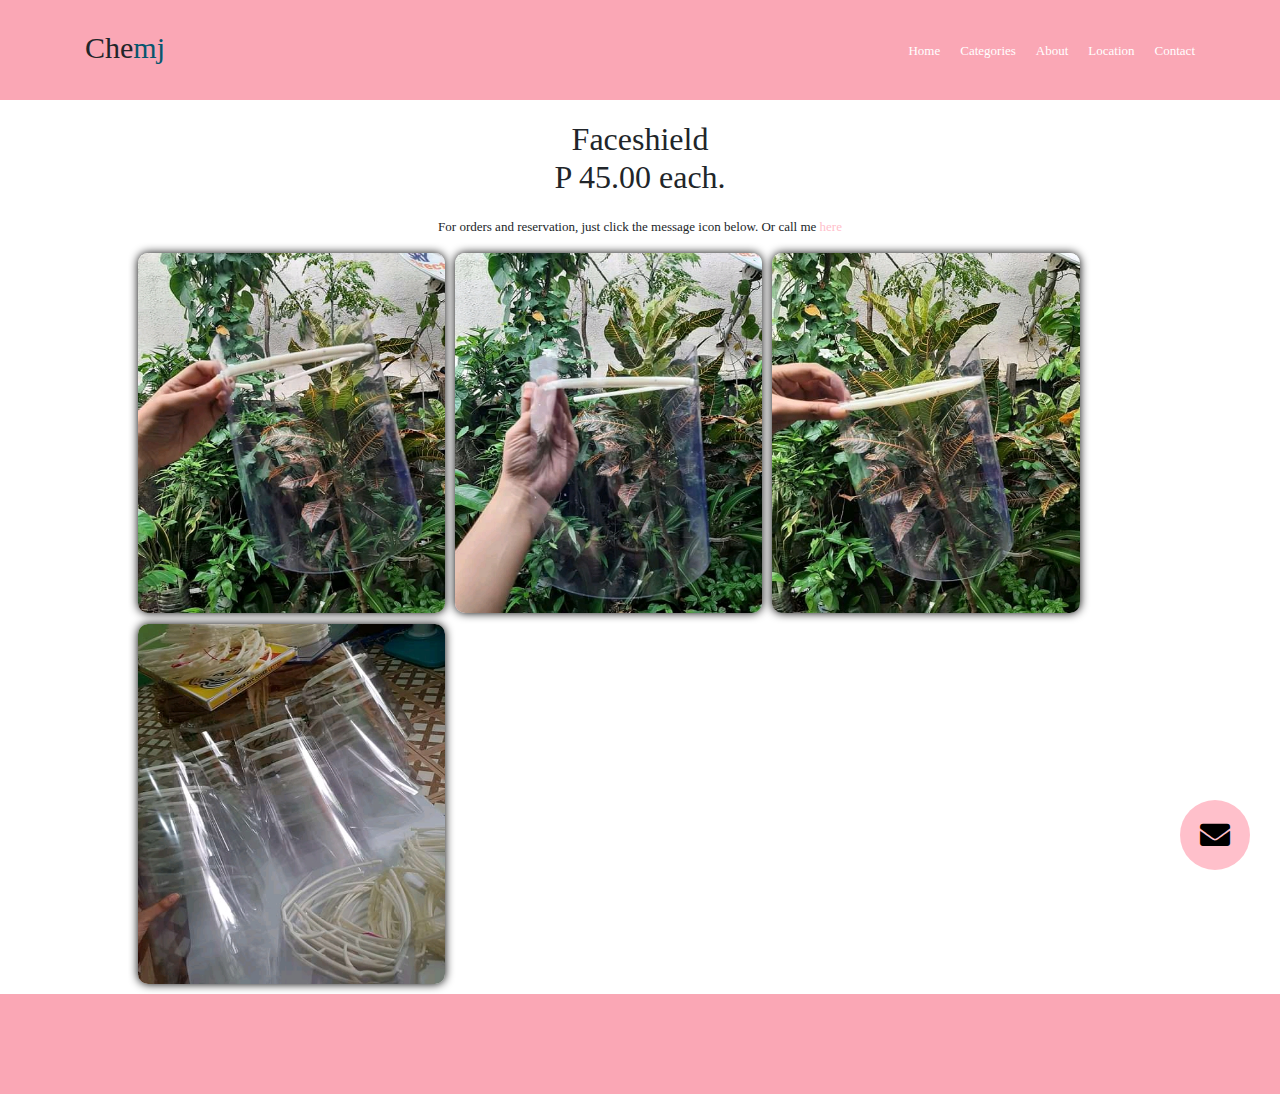
<file: faceshield.html>
<!DOCTYPE html>
<html lang="en">

<head>
    <meta charset="UTF-8">
    <meta name="viewport" content="width=device-width, initial-scale=1.0">
    <meta name="keywords" content="">
    <meta name="description" content="">
    <meta name="author" content="Mark Jason P. Espelita">

    <!-- data aos -->

    <link rel="stylesheet" href="assets/libs/aos/dist/aos.css">

    <!-- font awesome -->

    <link rel="stylesheet" href="assets/libs/font-awesome/css/all.css">
    <link rel="stylesheet" href="assets/libs/font-awesome/css/all.min.css">
    <link rel="stylesheet" href="assets/libs/font-awesome/css/brands.css">
    <link rel="stylesheet" href="assets/libs/font-awesome/css/brands.min.css">
    <link rel="stylesheet" href="assets/libs/font-awesome/css/fontawesome.css">
    <link rel="stylesheet" href="assets/libs/font-awesome/css/fontawesome.min.css">
    <link rel="stylesheet" href="assets/libs/font-awesome/css/regular.css">
    <link rel="stylesheet" href="assets/libs/font-awesome/css/regular.min.css">
    <link rel="stylesheet" href="assets/libs/font-awesome/css/solid.css">
    <link rel="stylesheet" href="assets/libs/font-awesome/css/solid.min.css">
    <link rel="stylesheet" href="assets/libs/font-awesome/css/svg-with-js.css">
    <link rel="stylesheet" href="assets/libs/font-awesome/css/svg-with-js.min.css">
    <link rel="stylesheet" href="assets/libs/font-awesome/css/v4-shims.css">
    <link rel="stylesheet" href="assets/libs/font-awesome/css/v4-shims.min.css">
    <!-- owl carousel -->
    <link rel="stylesheet" href="assets/libs/OwlCarousel/dist/assets/owl.carousel.css">
    <link rel="stylesheet" href="assets/libs/OwlCarousel/dist/assets/owl.carousel.min.css">
    <link rel="stylesheet" href="assets/libs/OwlCarousel/dist/assets/owl.theme.default.css">
    <link rel="stylesheet" href="assets/libs/OwlCarousel/dist/assets/owl.theme.default.min.css">
    <link rel="stylesheet" href="assets/libs/OwlCarousel/dist/assets/owl.theme.green.css">
    <link rel="stylesheet" href="assets/libs/OwlCarousel/dist/assets/owl.theme.green.min.css">
    <!-- bootstrap -->
    <link rel="stylesheet" href="assets/libs/bootstrap/css/bootstrap-grid.css">
    <link rel="stylesheet" href="assets/libs/bootstrap/css/bootstrap-grid.min.css">
    <link rel="stylesheet" href="assets/libs/bootstrap/css/bootstrap-reboot.css">
    <link rel="stylesheet" href="assets/libs/bootstrap/css/bootstrap-reboot.min.css">
    <link rel="stylesheet" href="assets/libs/bootstrap/css/bootstrap.css">
    <link rel="stylesheet" href="assets/libs/bootstrap/css/bootstrap.min.css">

    <!-- custom -->

    <link rel="stylesheet" href="assets/css/custom.css">
    <link rel="stylesheet" href="assets/css/responsive.css">
    <!-- <link rel="stylesheet" href="assets/css/faceshield.css"> -->

    <title>Chemj Store | Faceshield</title>
</head>

<body>

    <!-- MAIN -->





    <header>
        <div class="container">
            <div class="branding">
                <h1>Che<span class="blue">mj</span></h1>
            </div>

            <nav>
                <ul>
                    <a href="index.html">
                        <li>Home</li>
                    </a>
                    <li>
                        Categories
                        <ul>
                            <a href="alcohol.html">
                                <li>Alcohol</li>
                            </a>
                            <a href="faceshield.html">
                                <li>Faceshield</li>
                            </a>
                        </ul>
                    </li>

                    <a href="about.html">
                        <li>About</li>
                    </a>
                    <a href="location.html">
                        <li>Location</li>
                    </a>
                    <a href="contact.html">
                        <li>Contact</li>
                    </a>
                </ul>
                <i id="bars" class="fa fa-bars menu"></i>
            </nav>

        </div>
    </header>

    <section class="responsive-menu">
        <div class="container">
            <nav>
                <ul>
                    <a href="index.html">
                        <li>Home</li>
                    </a>
                    <li>
                        Categories
                        <ul>
                            <a href="alcohol.html">
                                <li>Alcohol</li>
                            </a>
                            <a href="faceshield.html">
                                <li>Faceshield</li>
                            </a>
                        </ul>
                    </li>

                    <a href="about.html">
                        <li>About</li>
                    </a>
                    <a href="location.html">
                        <li>Location</li>
                    </a>
                    <a href="contact.html">
                        <li>Contact</li>
                    </a>
                </ul>
            </nav>
        </div>
    </section>

    <section id="v-faceshield">
        <div class="faceshield-container">
            <h2>Faceshield</br>P 45.00 each.</h2>
            <p>
                For orders and reservation, just click the message icon below. Or call me <a
                    href="tel: 09656949783">here</a>
            </p>
            <!-- insert JSON -->
            <a href="sms: 09656949783"><i class="fa fa-envelope"></i></a>
        </div>
    </section>

    <footer>
        <div class="container">

        </div>
    </footer>



    <!-- jquery -->

    <script src="assets/libs/jquery/jquery.js"></script>

    <!-- data aos -->

    <script src="assets/libs/aos/dist/aos.js"></script>

    <!-- bootstrap -->

    <script src="assets/libs/bootstrap/js/bootstrap.bundle.js"></script>
    <script src="assets/libs/bootstrap/js/bootstrap.bundle.min.js"></script>
    <script src="assets/libs/bootstrap/js/bootstrap.js"></script>
    <script src="assets/libs/bootstrap/js/bootstrap.min.js"></script>

    <!-- owl carousel -->

    <script src="assets/libs/OwlCarousel/dist/owl.carousel.js"></script>
    <script src="assets/libs/OwlCarousel/dist/owl.carousel.min.js"></script>

    <!-- custom -->

    <script src="assets/js/faceshieldpage.js"></script>
    <script src="assets/js/custom.js"></script>



</body>

</html>
</file>
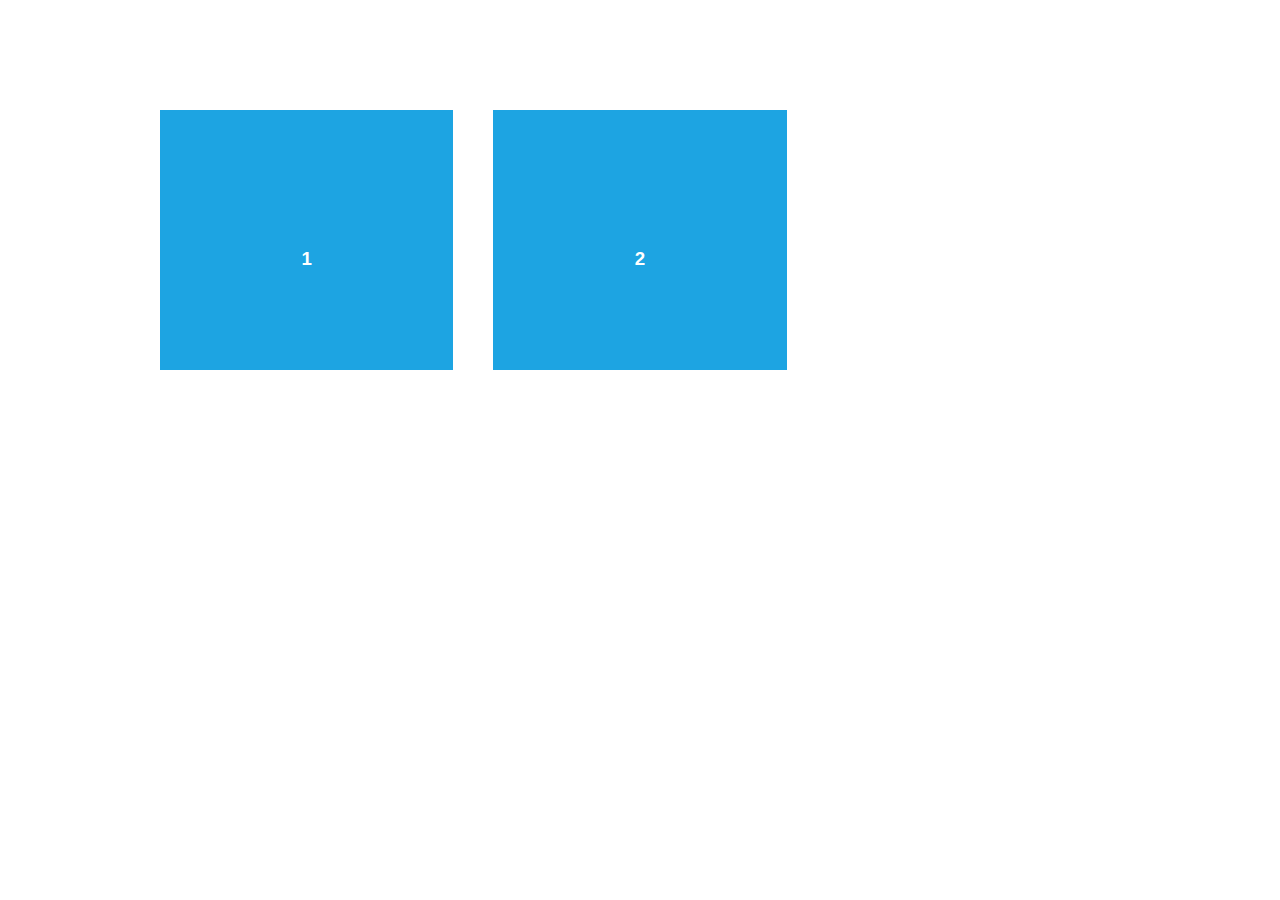
<file: assets/libs/aos/demo/async.html>
<!DOCTYPE html>
<html>
  <head>
    <meta charset="utf-8">
    <title>AOS - Animate on scroll library</title>
    <meta name="viewport" content="width=device-width">
    <link rel="stylesheet" href="css/styles.css" />
    <link rel="stylesheet" href="../dist/aos.css" />
  </head>
  <body>
    <div id="aos-demo" class="aos-all"></div>

    <script src="../dist/aos.js"></script>
    <script>
      AOS.init({
        easing: 'ease-in-out-sine'
      });

      setInterval(addItem, 300);

      var itemsCounter = 1;
      var container = document.getElementById('aos-demo');

      function addItem () {
        if (itemsCounter > 42) return;
        var item = document.createElement('div');
        item.classList.add('aos-item');
        item.setAttribute('data-aos', 'fade-up');
        item.innerHTML = '<div class="aos-item__inner"><h3>' + itemsCounter + '</h3></div>';
        container.appendChild(item);
        itemsCounter++;
      }
    </script>
  </body>
</html>
</file>
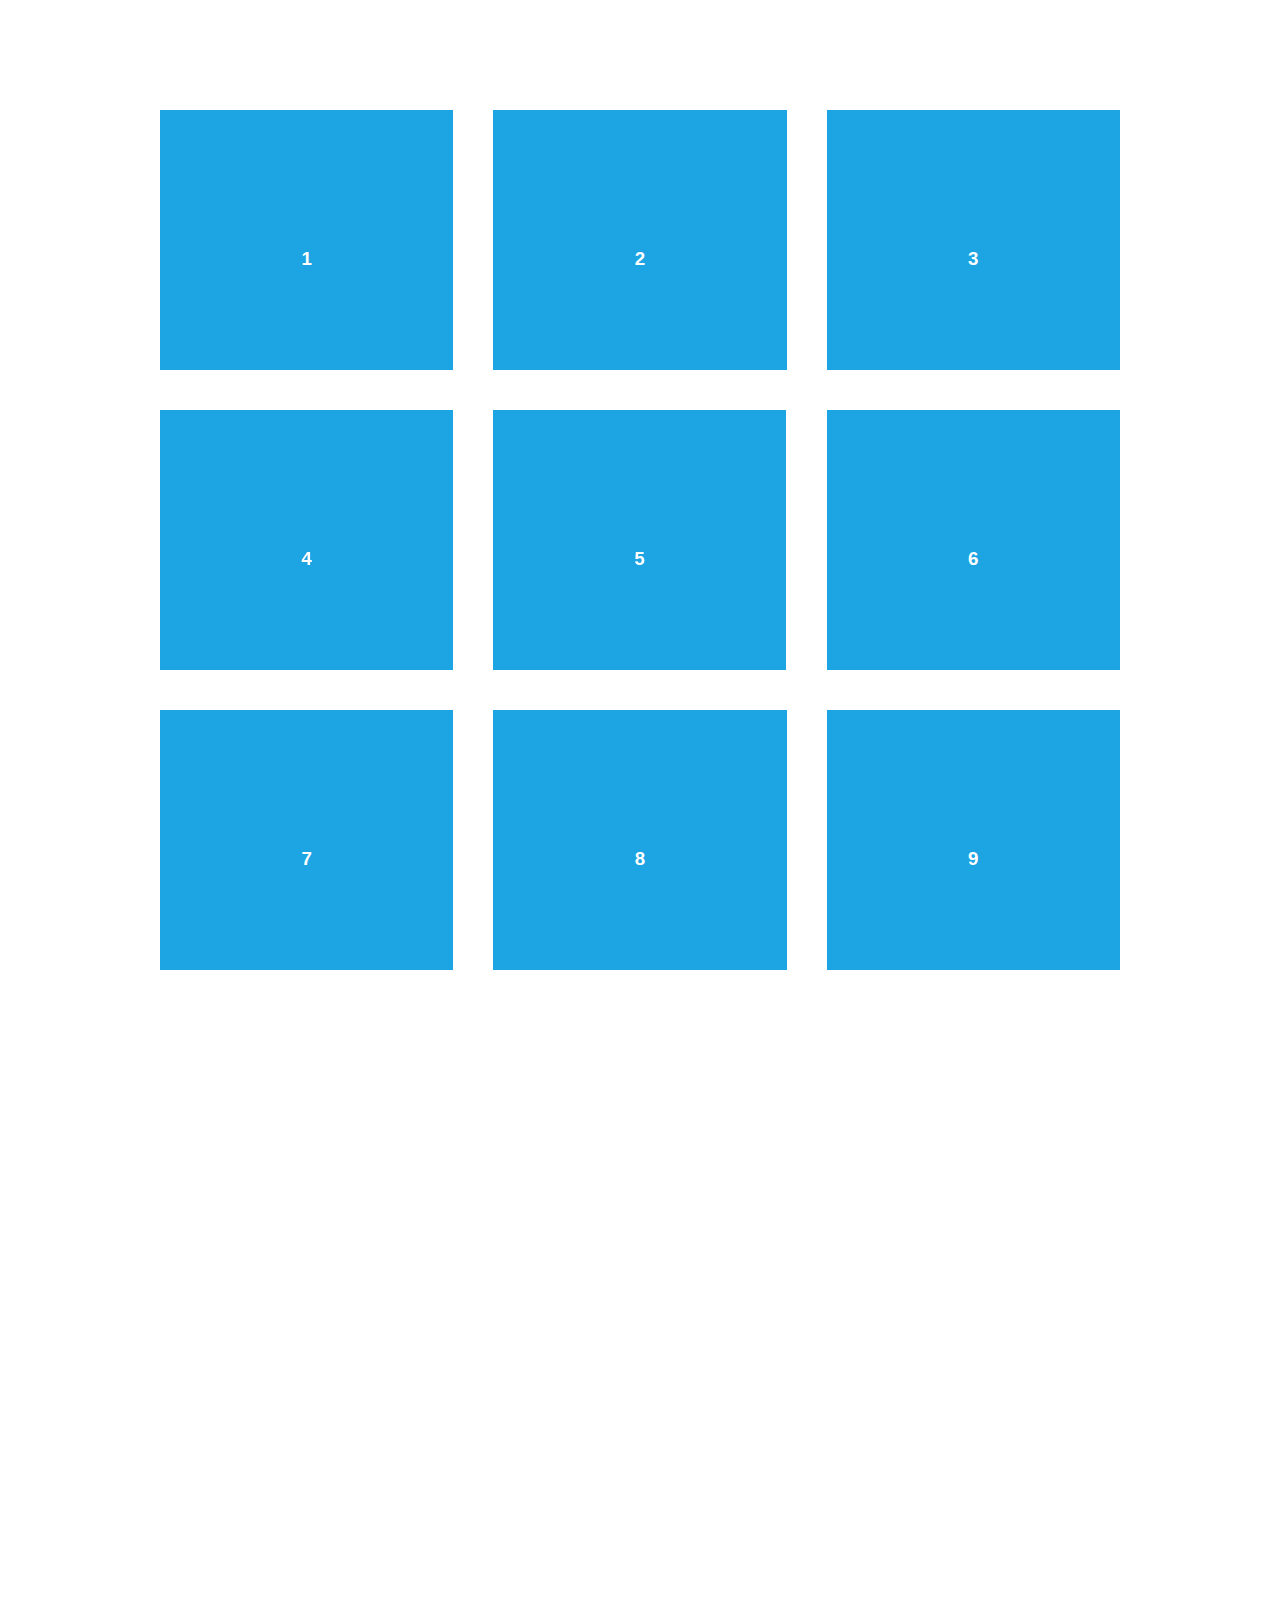
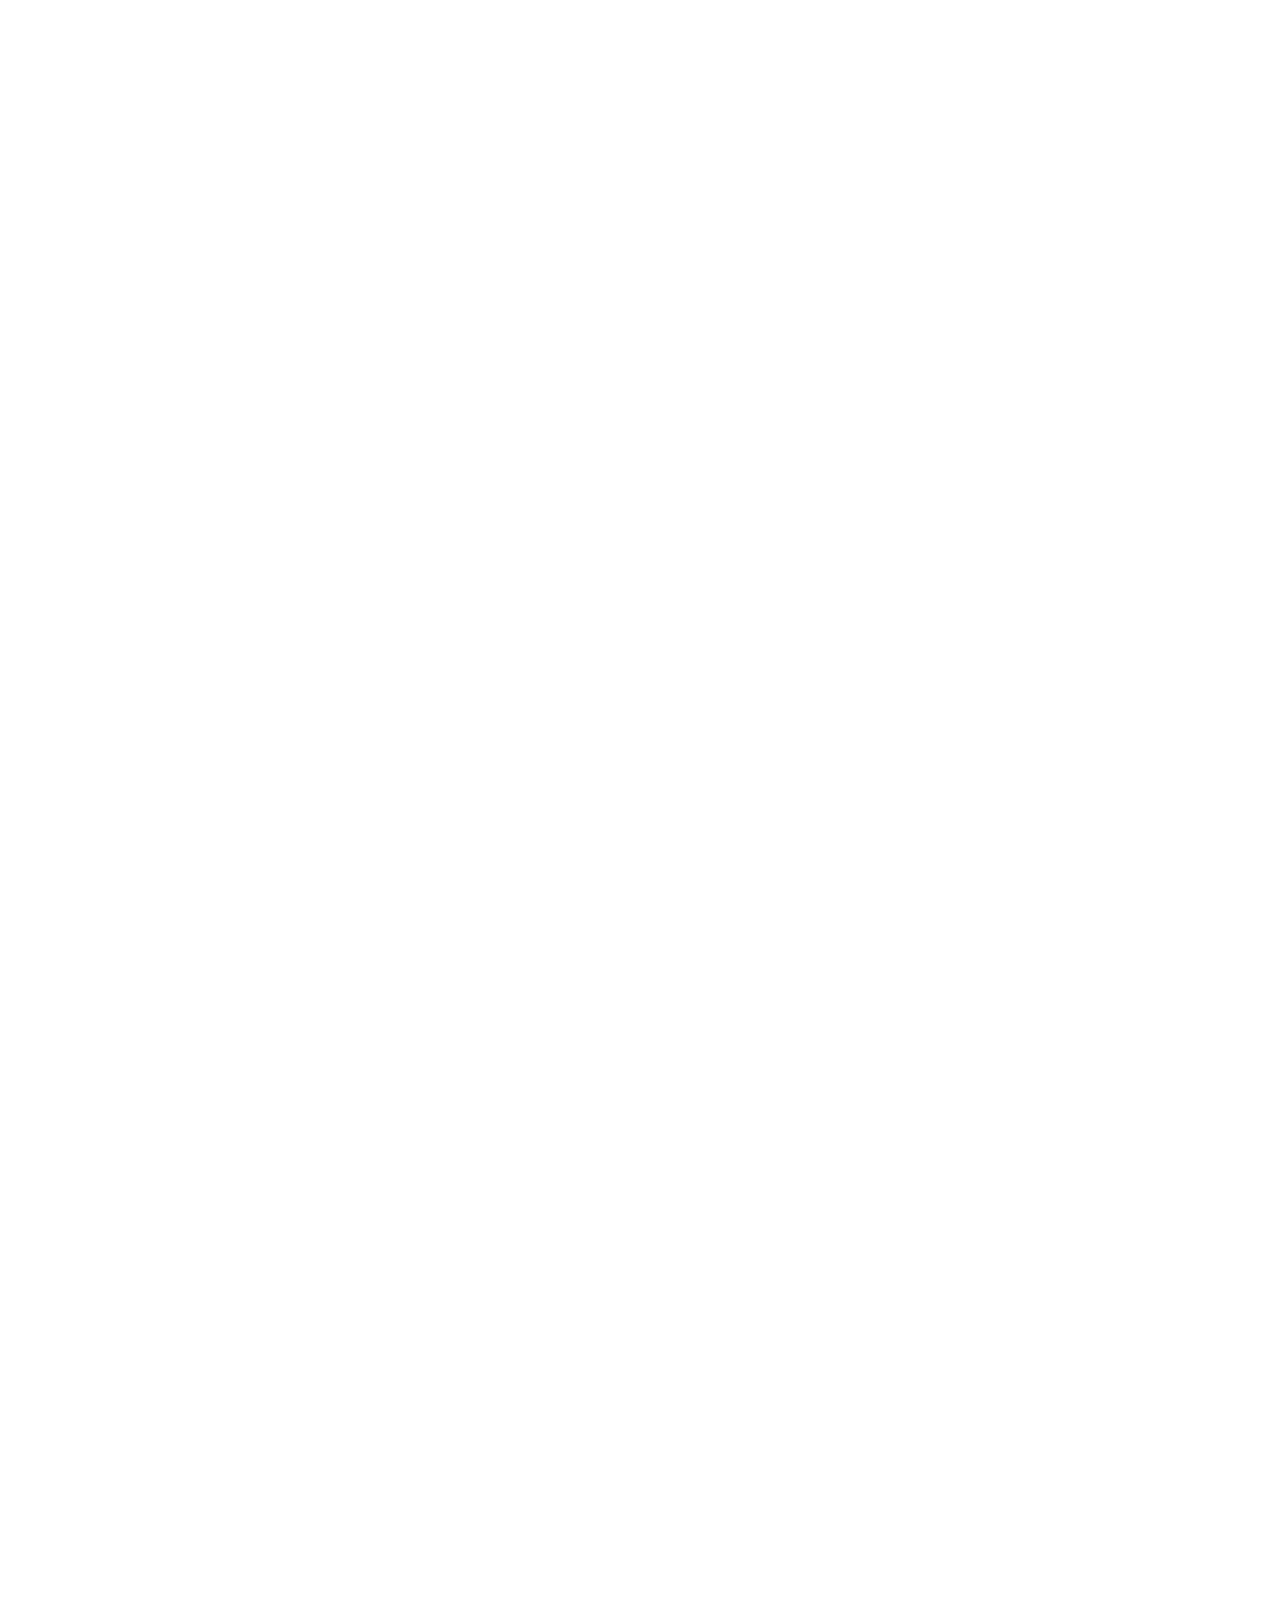
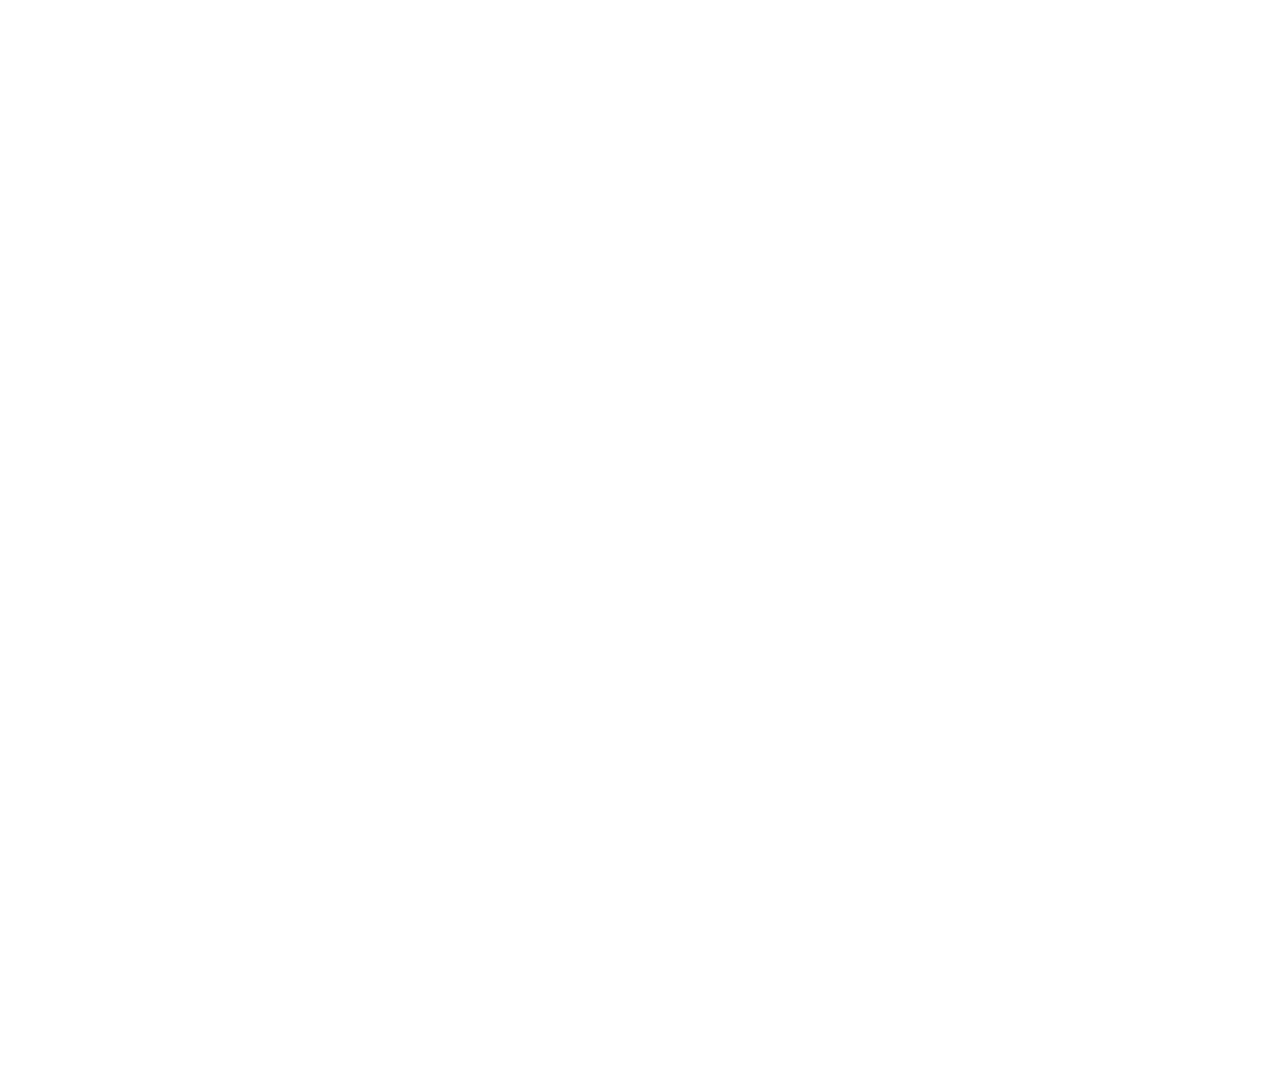
<file: assets/libs/aos/demo/simple.html>
<!DOCTYPE html>
<html>
  <head>
    <meta charset="utf-8">
    <title>AOS - Animate on scroll library</title>
    <meta name="viewport" content="width=device-width">
    <link rel="stylesheet" href="css/styles.css" />
    <link rel="stylesheet" href="../dist/aos.css" />
    <!--[if lt IE 9]>
    <script src="//html5shiv.googlecode.com/svn/trunk/html5.js"></script>
    <![endif]-->
  </head>
  <body>
    <div id="transcroller-body" class="aos-all">
      <div class="aos-item" data-aos="fade-up">
        <div class="aos-item__inner"><h3>1</h3></div>
      </div>
      <div class="aos-item" data-aos="fade-down">
        <div class="aos-item__inner"><h3>2</h3></div>
      </div>
      <div class="aos-item" data-aos="zoom-out-down">
        <div class="aos-item__inner"><h3>3</h3></div>
      </div>
      <div class="aos-item" data-aos="flip-down">
        <div class="aos-item__inner"><h3>4</h3></div>
      </div>
      <div class="aos-item" data-aos="flip-up">
        <div class="aos-item__inner"><h3>5</h3></div>
      </div>
      <div class="aos-item" data-aos="fade-down">
        <div class="aos-item__inner"><h3>6</h3></div>
      </div>
      <div class="aos-item" data-aos="fade-in">
        <div class="aos-item__inner"><h3>7</h3></div>
      </div>
      <div class="aos-item" data-aos="fade-down">
        <div class="aos-item__inner"><h3>8</h3></div>
      </div>
      <div class="aos-item" data-aos="fade-in">
        <div class="aos-item__inner"><h3>9</h3></div>
      </div>
      <div class="aos-item" data-aos="fade-down">
        <div class="aos-item__inner"><h3>10</h3></div>
      </div>
      <div class="aos-item" data-aos="fade-up">
        <div class="aos-item__inner"><h3>11</h3></div>
      </div>
      <div class="aos-item" data-aos="fade-down">
        <div class="aos-item__inner"><h3>12</h3></div>
      </div>
      <div class="aos-item" data-aos="fade-in">
        <div class="aos-item__inner"><h3>13</h3></div>
      </div>
      <div class="aos-item" data-aos="fade-up">
        <div class="aos-item__inner"><h3>14</h3></div>
      </div>
      <div class="aos-item" data-aos="fade-in">
        <div class="aos-item__inner"><h3>15</h3></div>
      </div>
      <div class="aos-item" data-aos="fade-up">
        <div class="aos-item__inner"><h3>16</h3></div>
      </div>
      <div class="aos-item" data-aos="fade-down">
        <div class="aos-item__inner"><h3>17</h3></div>
      </div>
      <div class="aos-item" data-aos="fade-up">
        <div class="aos-item__inner"><h3>18</h3></div>
      </div>
      <div class="aos-item" data-aos="zoom-out">
        <div class="aos-item__inner"><h3>19</h3></div>
      </div>
      <div class="aos-item" data-aos="fade-up">
        <div class="aos-item__inner"><h3>20</h3></div>
      </div>
      <div class="aos-item" data-aos="zoom-out">
        <div class="aos-item__inner"><h3>21</h3></div>
      </div>
      <div class="aos-item" data-aos="fade-in">
        <div class="aos-item__inner"><h3>22</h3></div>
      </div>
      <div class="aos-item" data-aos="zoom-out-up">
        <div class="aos-item__inner"><h3>23</h3></div>
      </div>
      <div class="aos-item" data-aos="zoom-out-down">
        <div class="aos-item__inner"><h3>24</h3></div>
      </div>
      <div class="aos-item" data-aos="fade-in">
        <div class="aos-item__inner"><h3>25</h3></div>
      </div>
      <div class="aos-item" data-aos="fade-in">
        <div class="aos-item__inner"><h3>26</h3></div>
      </div>
      <div class="aos-item" data-aos="fade-in">
        <div class="aos-item__inner"><h3>27</h3></div>
      </div>
      <div class="aos-item" data-aos="fade-in">
        <div class="aos-item__inner"><h3>28</h3></div>
      </div>
      <div class="aos-item" data-aos="fade-in">
        <div class="aos-item__inner"><h3>29</h3></div>
      </div>
      <div class="aos-item" data-aos="fade-in">
        <div class="aos-item__inner"><h3>30</h3></div>
      </div>
      <div class="aos-item" data-aos="fade-in">
        <div class="aos-item__inner"><h3>31</h3></div>
      </div>
      <div class="aos-item" data-aos="fade-in">
        <div class="aos-item__inner"><h3>32</h3></div>
      </div>
      <div class="aos-item" data-aos="fade-in">
        <div class="aos-item__inner"><h3>33</h3></div>
      </div>
      <div class="aos-item" data-aos="fade-in">
        <div class="aos-item__inner"><h3>34</h3></div>
      </div>
      <div class="aos-item" data-aos="fade-in">
        <div class="aos-item__inner"><h3>35</h3></div>
      </div>
      <div class="aos-item" data-aos="fade-in">
        <div class="aos-item__inner"><h3>36</h3></div>
      </div>
      <div class="aos-item" data-aos="fade-in">
        <div class="aos-item__inner"><h3>37</h3></div>
      </div>
      <div class="aos-item" data-aos="fade-in">
        <div class="aos-item__inner"><h3>38</h3></div>
      </div>
      <div class="aos-item" data-aos="fade-in">
        <div class="aos-item__inner"><h3>39</h3></div>
      </div>
      <div class="aos-item" data-aos="fade-in">
        <div class="aos-item__inner"><h3>40</h3></div>
      </div>
      <div class="aos-item" data-aos="fade-in">
        <div class="aos-item__inner"><h3>41</h3></div>
      </div>
      <div class="aos-item" data-aos="fade-in">
        <div class="aos-item__inner"><h3>42</h3></div>
      </div>
    </div>

    <script src="../dist/aos.js"></script>
    <script>
      AOS.init({
        easing: 'ease-in-out-sine'
      });
    </script>

    <!-- <script src="//cdnjs.cloudflare.com/ajax/libs/require.js/2.1.11/require.min.js"></script>
    <script>
      requirejs.config({
          baseUrl: '../dist',
      });

      require(['aos'], function(AOS){
          AOS.init({
              easing: 'ease-in-out-sine'
          });
      });
    </script> -->
  </body>
</html>
</file>
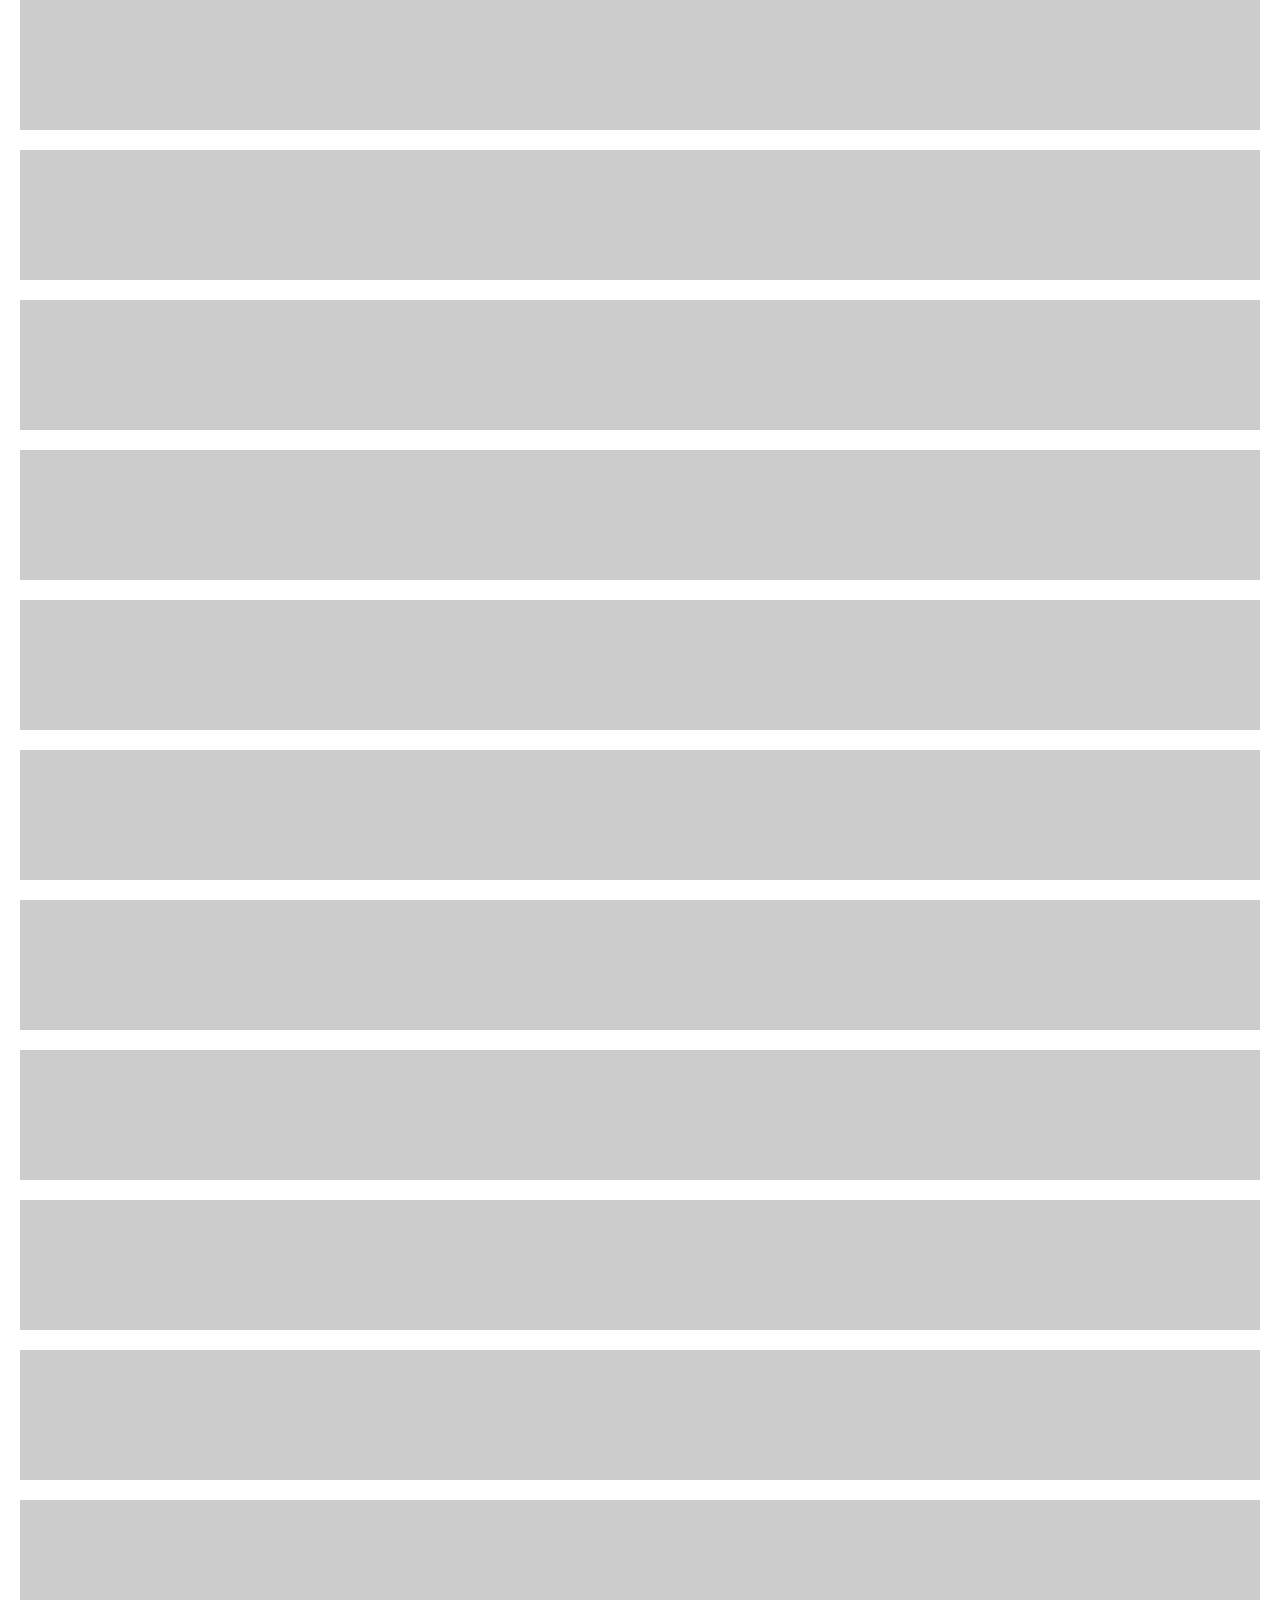
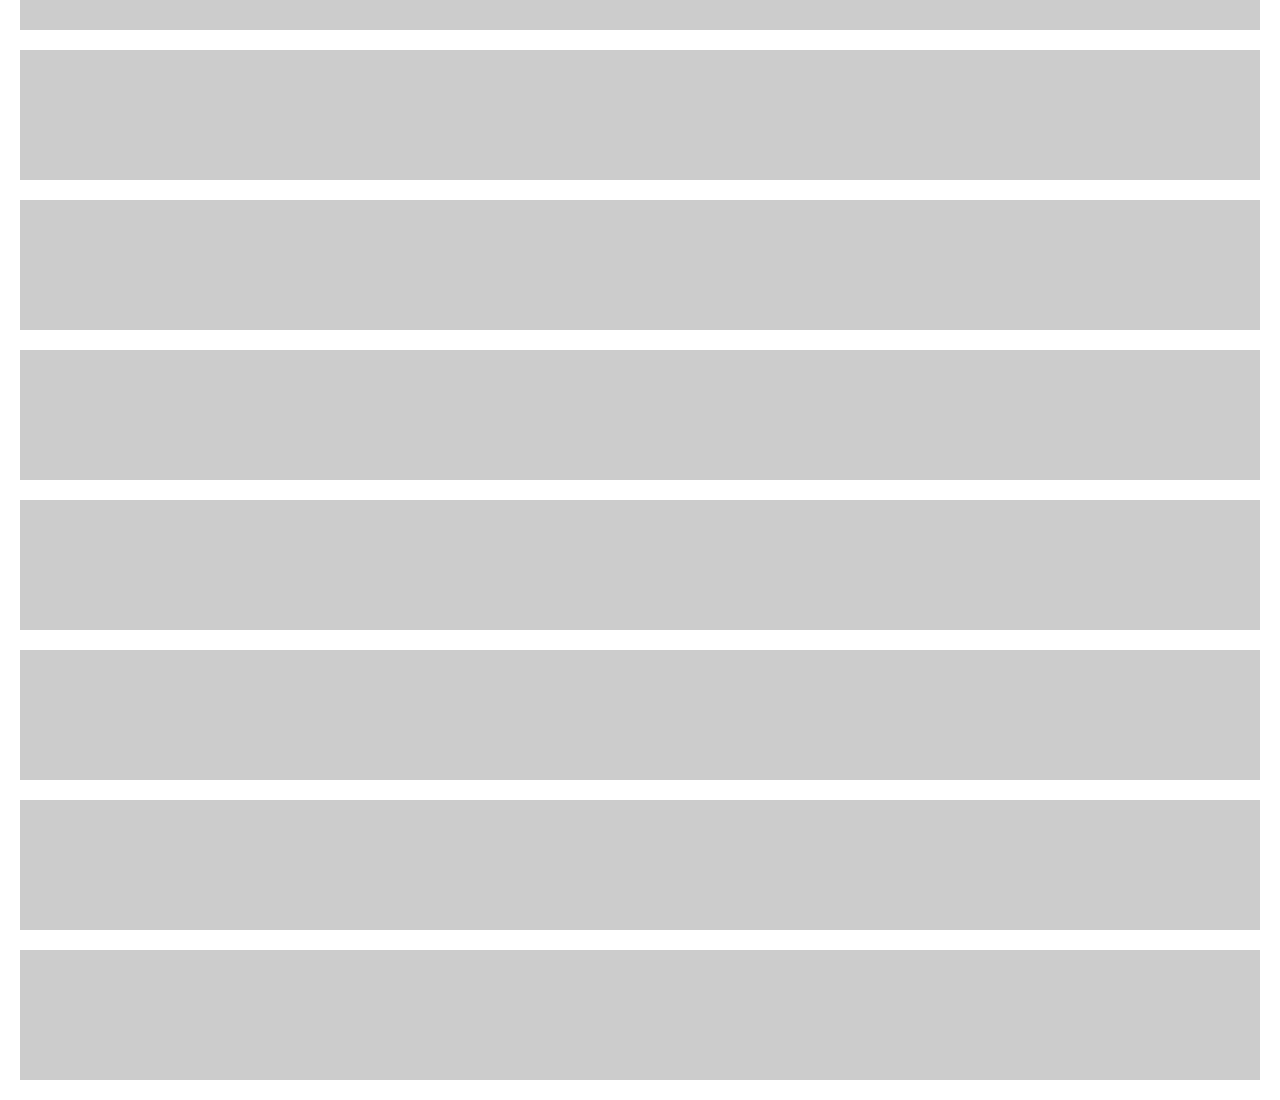
<file: assets/libs/aos/test/fixtures/aos-offset.fixture.html>
<!DOCTYPE html>
<html>
  <head>
    <title></title>
    <style type="text/css">
      * {box-sizing: border-box;}
      body {
        margin: 0; padding: 0 20px; text-align: center;
      }
      .aos-item {
        width: 100%; height: 130px; margin: 0 0 20px 0; background: #ccc;
      }
    </style>
  </head>
  <body class="body">
    <div class="aos-item aos-item--1" data-aos-offset="50" data-aos="fade"></div>
    <div class="aos-item aos-item--2" data-aos-offset="50" data-aos="fade-up"></div>
    <div class="aos-item aos-item--3" data-aos-offset="50" data-aos="fade-down"></div>
    <div class="aos-item aos-item--4" data-aos-offset="50" data-aos="fade-left"></div>
    <div class="aos-item aos-item--5" data-aos-offset="50" data-aos="fade-right"></div>
    <div class="aos-item aos-item--6" data-aos-offset="50" data-aos="flip-up"></div>
    <div class="aos-item aos-item--7" data-aos-offset="50" data-aos="flip-down"></div>
    <div class="aos-item aos-item--8" data-aos-offset="50" data-aos="flip-left"></div>
    <div class="aos-item aos-item--9" data-aos-offset="50" data-aos="flip-right"></div>
    <div class="aos-item aos-item--10" data-aos-offset="50" data-aos="zoom-in"></div>
    <div class="aos-item aos-item--11" data-aos-offset="50" data-aos="zoom-in-up"></div>
    <div class="aos-item aos-item--12" data-aos-offset="50" data-aos="zoom-in-down"></div>
    <div class="aos-item aos-item--13" data-aos-offset="50" data-aos="zoom-in-left"></div>
    <div class="aos-item aos-item--14" data-aos-offset="50" data-aos="zoom-in-right"></div>
    <div class="aos-item aos-item--15" data-aos-offset="50" data-aos="slide-up"></div>
    <div class="aos-item aos-item--16" data-aos-offset="50" data-aos="slide-down"></div>
    <div class="aos-item aos-item--17" data-aos-offset="50" data-aos="slide-left"></div>
    <div class="aos-item aos-item--18" data-aos-offset="50" data-aos="slide-right"></div>
  </body>
</html>
</file>
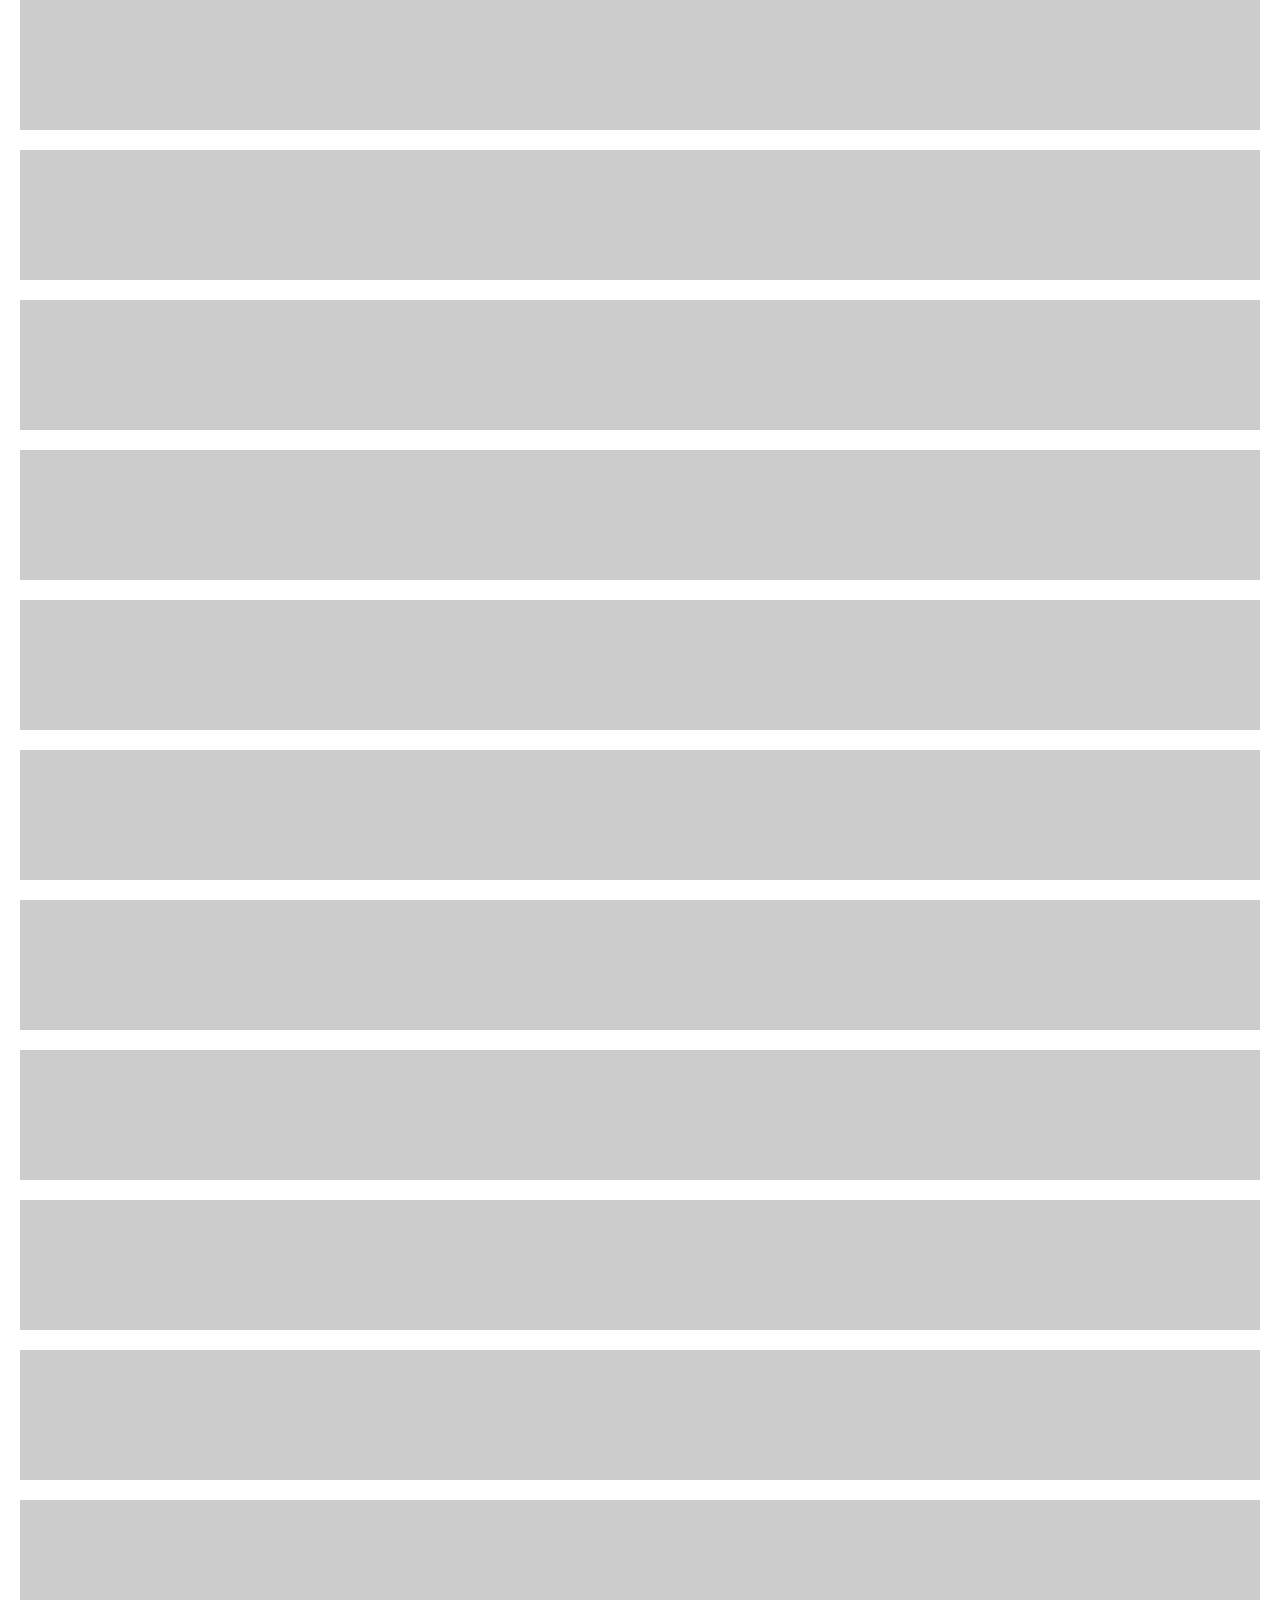
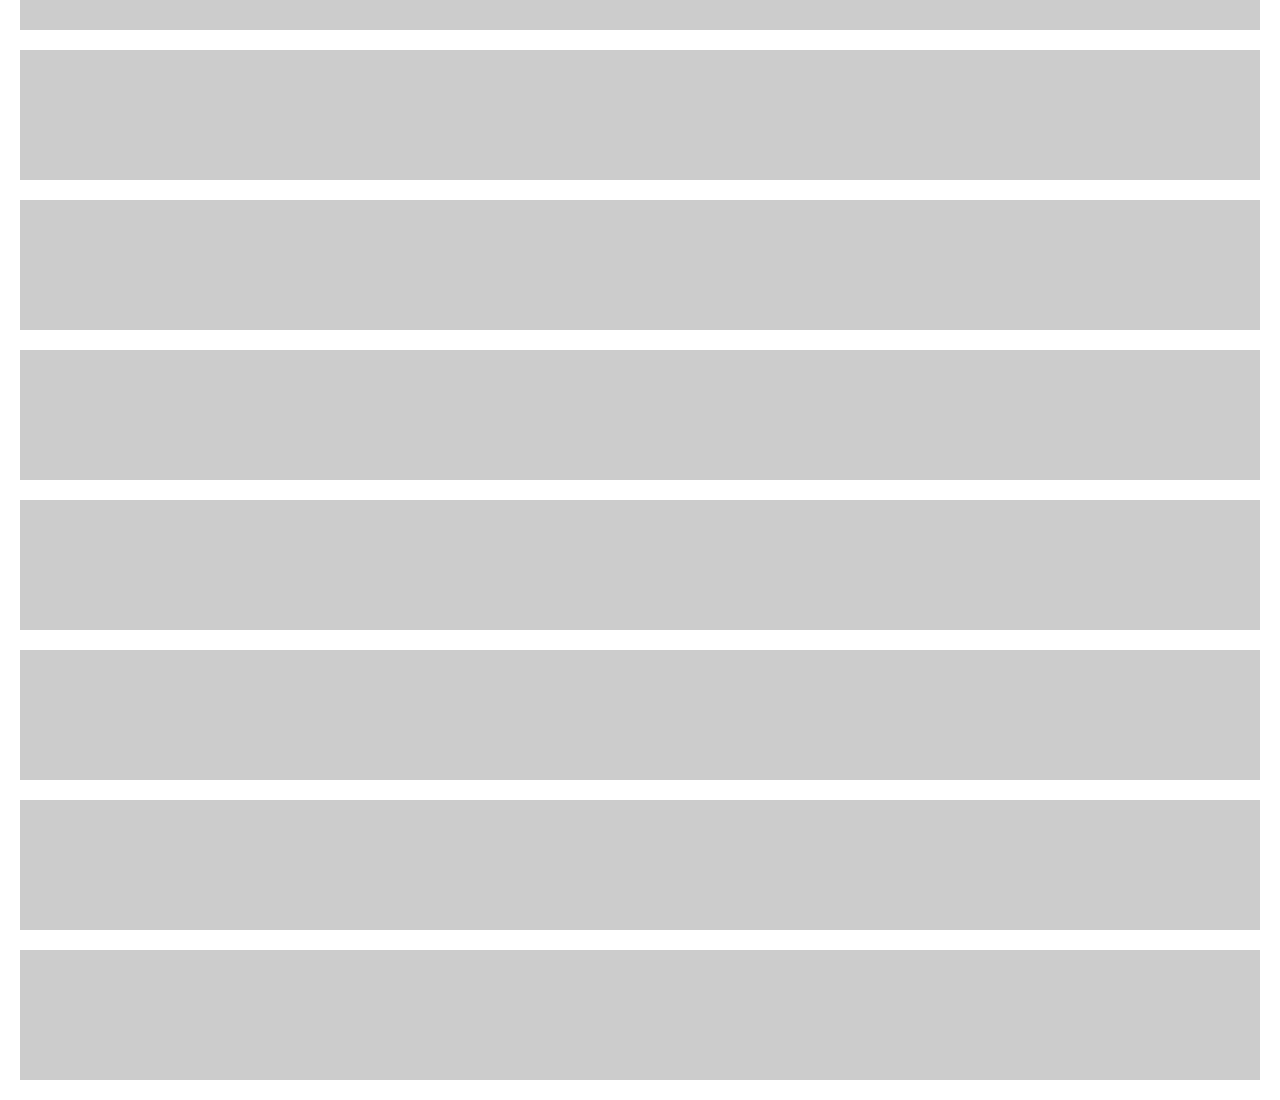
<file: assets/libs/aos/test/fixtures/aos.fixture.html>
<!DOCTYPE html>
<html>
  <head>
    <title></title>
    <style type="text/css">
      * {box-sizing: border-box;}
      body {
        margin: 0; padding: 0 20px; text-align: center;
      }
      .aos-item {
        width: 100%; height: 130px; margin: 0 0 20px 0; background: #ccc;
      }
    </style>
  </head>
  <body class="body">
    <div class="aos-item aos-item--1" data-aos="fade"></div>
    <div class="aos-item aos-item--2" data-aos="fade-up"></div>
    <div class="aos-item aos-item--3" data-aos="fade-down"></div>
    <div class="aos-item aos-item--4" data-aos="fade-left"></div>
    <div class="aos-item aos-item--5" data-aos="fade-right"></div>
    <div class="aos-item aos-item--6" data-aos="flip-up"></div>
    <div class="aos-item aos-item--7" data-aos="flip-down"></div>
    <div class="aos-item aos-item--8" data-aos="flip-left"></div>
    <div class="aos-item aos-item--9" data-aos="flip-right"></div>
    <div class="aos-item aos-item--10" data-aos="zoom-in"></div>
    <div class="aos-item aos-item--11" data-aos="zoom-in-up"></div>
    <div class="aos-item aos-item--12" data-aos="zoom-in-down"></div>
    <div class="aos-item aos-item--13" data-aos="zoom-in-left"></div>
    <div class="aos-item aos-item--14" data-aos="zoom-in-right"></div>
    <div class="aos-item aos-item--15" data-aos="slide-up"></div>
    <div class="aos-item aos-item--16" data-aos="slide-down"></div>
    <div class="aos-item aos-item--17" data-aos="slide-left"></div>
    <div class="aos-item aos-item--18" data-aos="slide-right"></div>
  </body>
</html>
</file>
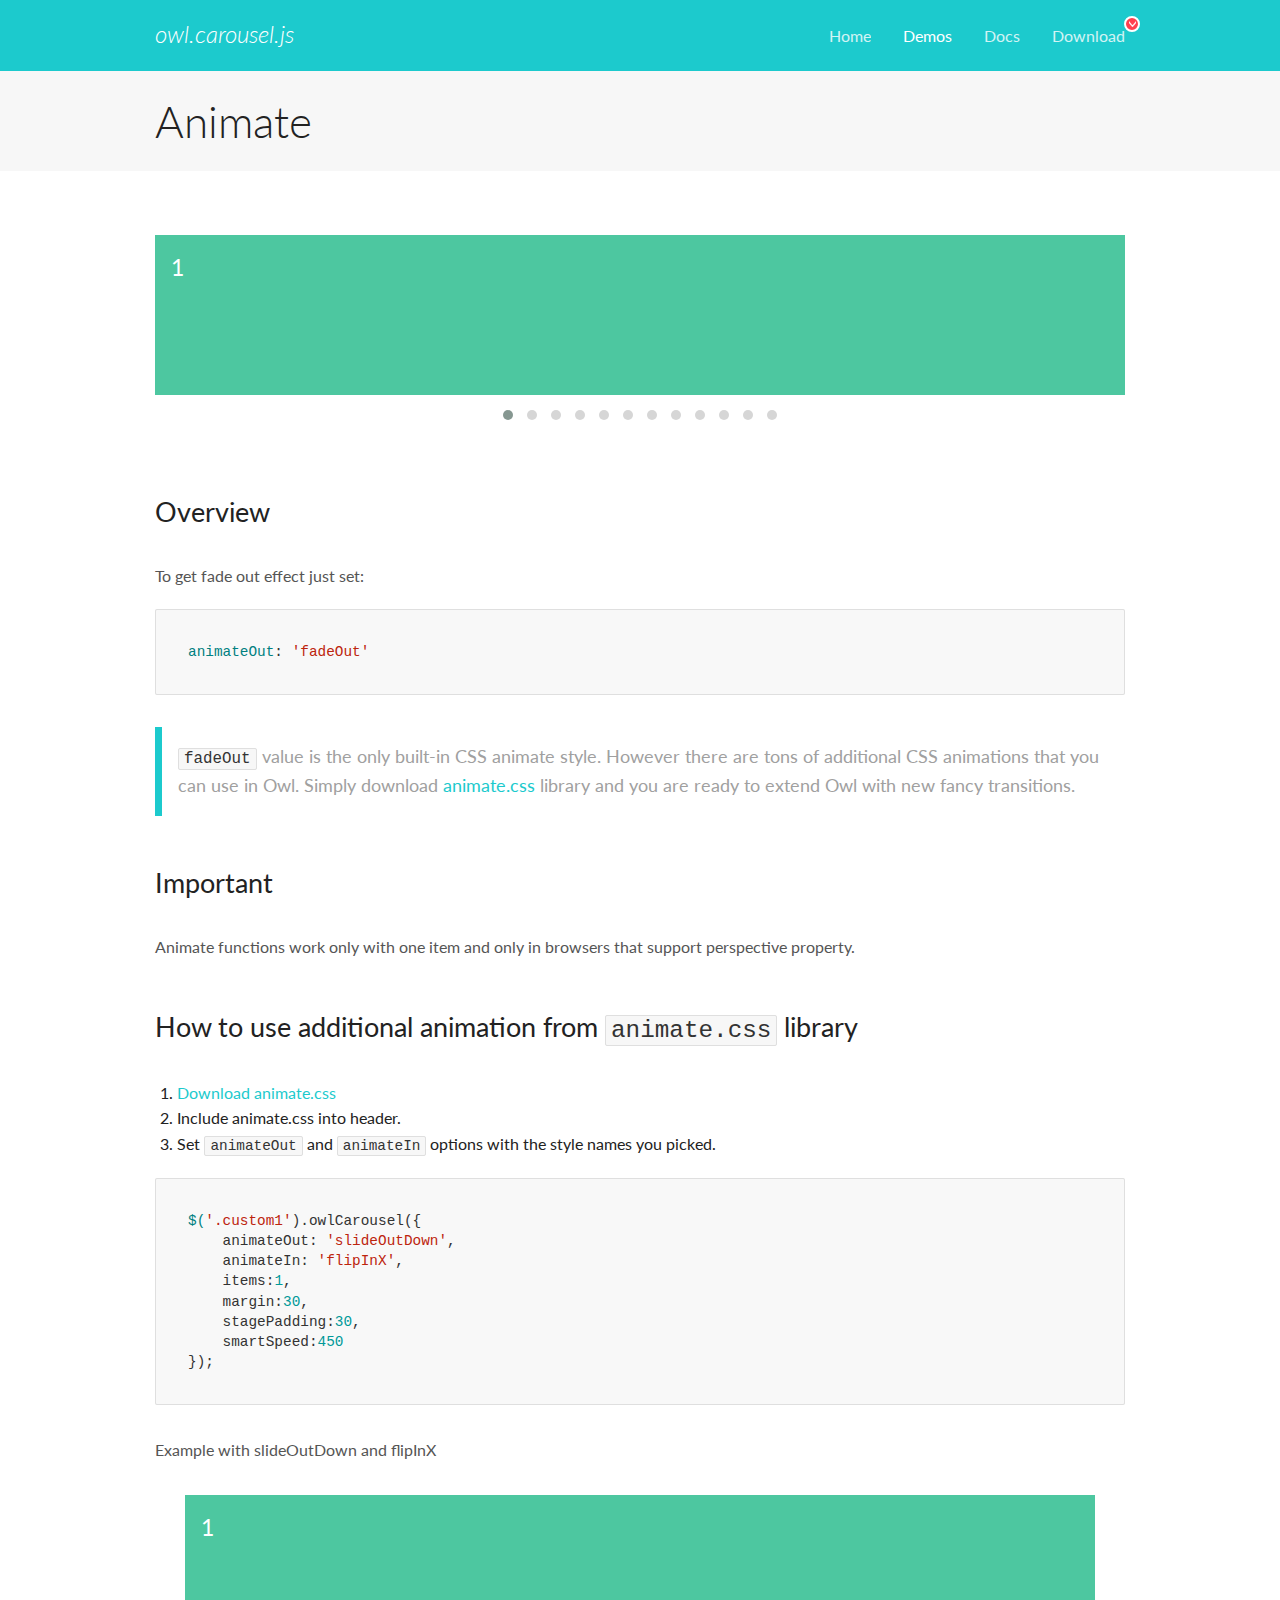
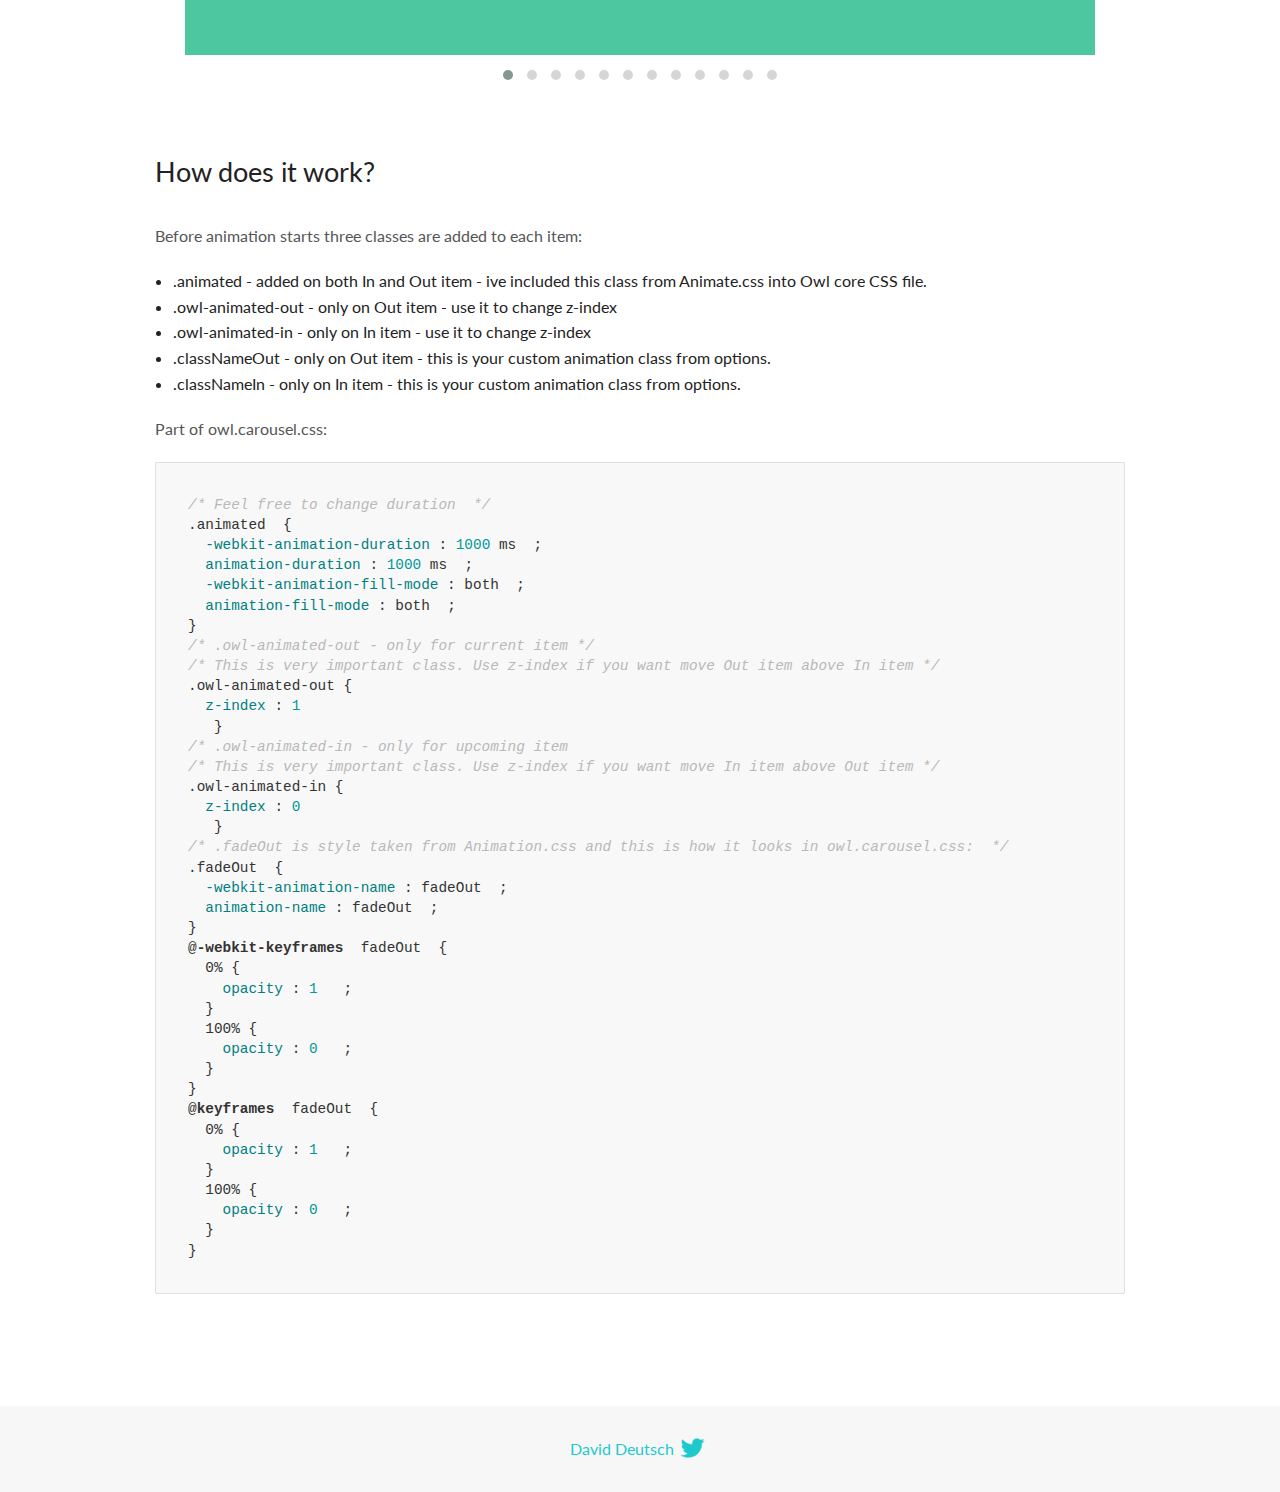
<file: assets/libs/OwlCarousel/docs/demos/animate.html>
<!DOCTYPE html>
<html lang="en">
  <head>

    <!-- head -->
    <meta charset="utf-8">
    <meta name="msapplication-tap-highlight" content="no" />
    <meta name="viewport" content="width=device-width, initial-scale=1.0" />
    <meta name="description" content="Animate carousel">
    <meta name="author" content="David Deutsch">
    <title>
      Animate Demo | Owl Carousel | 2.3.4
    </title>

    <!-- Stylesheets -->
    <link href='https://fonts.googleapis.com/css?family=Lato:300,400,700,400italic,300italic' rel='stylesheet' type='text/css'>
    <link rel="stylesheet" href="../assets/css/docs.theme.min.css">

    <!-- Owl Stylesheets -->
    <link rel="stylesheet" href="../assets/owlcarousel/assets/owl.carousel.min.css">
    <link rel="stylesheet" href="../assets/owlcarousel/assets/owl.theme.default.min.css">

    <!-- HTML5 shim and Respond.js IE8 support of HTML5 elements and media queries -->

    <!--[if lt IE 9]>
      <script src="https://oss.maxcdn.com/libs/html5shiv/3.7.0/html5shiv.js"></script>
      <script src="https://oss.maxcdn.com/libs/respond.js/1.3.0/respond.min.js"></script>
    <![endif]-->

    <!-- Favicons -->
    <link rel="apple-touch-icon-precomposed" sizes="144x144" href="../assets/ico/apple-touch-icon-144-precomposed.png">
    <link rel="shortcut icon" href="../assets/ico/favicon.png">
    <link rel="shortcut icon" href="favicon.ico">

    <!-- Yeah i know js should not be in header. Its required for demos.-->

    <!-- javascript -->
    <script src="../assets/vendors/jquery.min.js"></script>
    <script src="../assets/owlcarousel/owl.carousel.js"></script>
  </head>
  <body>

    <!-- header -->
    <header class="header">
      <div class="row">
        <div class="large-12 columns">
          <div class="brand left">
            <h3>
              <a href="/OwlCarousel2/">owl.carousel.js</a> 
            </h3>
          </div>
          <a id="toggle-nav" class="right">
            <span></span> <span></span> <span></span> 
          </a> 
          <div class="nav-bar">
            <ul class="clearfix">
              <li> <a href="/OwlCarousel2/index.html">Home</a>  </li>
              <li class="active">
                <a href="/OwlCarousel2/demos/demos.html">Demos</a> 
              </li>
              <li> <a href="/OwlCarousel2/docs/started-welcome.html">Docs</a>  </li>
              <li>
                <a href="https://github.com/OwlCarousel2/OwlCarousel2/archive/2.3.4.zip">Download</a> 
                <span class="download"></span> 
              </li>
            </ul>
          </div>
        </div>
      </div>
    </header>

    <!-- title -->
    <section class="title">
      <div class="row">
        <div class="large-12 columns">
          <h1>Animate</h1>
        </div>
      </div>
    </section>

    <!--  Demos -->
    <section id="demos">
      <div class="row">
        <div class="large-12 columns">
          <div class="fadeOut owl-carousel owl-theme">
            <div class="item">
              <h4>1</h4>
            </div>
            <div class="item">
              <h4>2</h4>
            </div>
            <div class="item">
              <h4>3</h4>
            </div>
            <div class="item">
              <h4>4</h4>
            </div>
            <div class="item">
              <h4>5</h4>
            </div>
            <div class="item">
              <h4>6</h4>
            </div>
            <div class="item">
              <h4>7</h4>
            </div>
            <div class="item">
              <h4>8</h4>
            </div>
            <div class="item">
              <h4>9</h4>
            </div>
            <div class="item">
              <h4>10</h4>
            </div>
            <div class="item">
              <h4>11</h4>
            </div>
            <div class="item">
              <h4>12</h4>
            </div>
          </div>
          <h3 id="overview">Overview</h3>
          <p>To get fade out effect just set:</p>
          <pre><code>animateOut: &#39;fadeOut&#39;</code></pre>
          <blockquote>
            <p><code>fadeOut</code> value is the only built-in CSS animate style. However there are tons of additional CSS animations that you can use in Owl. Simply download
              <a href="https://daneden.github.io/animate.css/">animate.css</a>  library and you are ready to extend Owl with new fancy transitions.</p>
          </blockquote>
          <h3 id="important">Important</h3>
          <p>Animate functions work only with one item and only in browsers that support perspective property.</p>
          <h3 id="how-to-use-additional-animation-from-animate-css-library">How to use additional animation from <code>animate.css</code> library</h3>
          <ol>
            <li> <a href="https://daneden.github.io/animate.css/">Download animate.css</a>  </li>
            <li>Include animate.css into header.</li>
            <li>Set <code>animateOut</code> and <code>animateIn</code> options with the style names you picked.</li>
          </ol>
          <pre><code>$(&#39;.custom1&#39;).owlCarousel({
    animateOut: &#39;slideOutDown&#39;,
    animateIn: &#39;flipInX&#39;,
    items:1,
    margin:30,
    stagePadding:30,
    smartSpeed:450
});</code></pre>
          <p>Example with slideOutDown and flipInX</p>
          <div class="custom1 owl-carousel owl-theme">
            <div class="item">
              <h4>1</h4>
            </div>
            <div class="item">
              <h4>2</h4>
            </div>
            <div class="item">
              <h4>3</h4>
            </div>
            <div class="item">
              <h4>4</h4>
            </div>
            <div class="item">
              <h4>5</h4>
            </div>
            <div class="item">
              <h4>6</h4>
            </div>
            <div class="item">
              <h4>7</h4>
            </div>
            <div class="item">
              <h4>8</h4>
            </div>
            <div class="item">
              <h4>9</h4>
            </div>
            <div class="item">
              <h4>10</h4>
            </div>
            <div class="item">
              <h4>11</h4>
            </div>
            <div class="item">
              <h4>12</h4>
            </div>
          </div>
          <h3 id="how-does-it-work-">How does it work?</h3>
          <p>Before animation starts three classes are added to each item:</p>
          <ul>
            <li>.animated - added on both In and Out item - ive included this class from Animate.css into Owl core CSS file.</li>
            <li>.owl-animated-out - only on Out item - use it to change z-index</li>
            <li>.owl-animated-in - only on In item - use it to change z-index</li>
            <li>.classNameOut - only on Out item - this is your custom animation class from options.</li>
            <li>.classNameIn - only on In item - this is your custom animation class from options.</li>
          </ul>
          <p>Part of owl.carousel.css:</p>
          <pre><code class="language-css"><span class="comment">/* Feel free to change duration  */</span> 
<span class="class">.animated</span>  <span class="rules">{
  <span class="rule"><span class="attribute">-webkit-animation-duration</span> :<span class="value"> <span class="number">1000</span> ms</span> </span> ;
  <span class="rule"><span class="attribute">animation-duration</span> :<span class="value"> <span class="number">1000</span> ms</span> </span> ;
  <span class="rule"><span class="attribute">-webkit-animation-fill-mode</span> :<span class="value"> both</span> </span> ;
  <span class="rule"><span class="attribute">animation-fill-mode</span> :<span class="value"> both</span> </span> ;
<span class="rule">}</span> </span> 
<span class="comment">/* .owl-animated-out - only for current item */</span> 
<span class="comment">/* This is very important class. Use z-index if you want move Out item above In item */</span> 
<span class="class">.owl-animated-out</span> <span class="rules">{
  <span class="rule"><span class="attribute">z-index</span> :<span class="value"> <span class="number">1</span> 
</span> </span> </span> }
<span class="comment">/* .owl-animated-in - only for upcoming item
/* This is very important class. Use z-index if you want move In item above Out item */</span> 
<span class="class">.owl-animated-in</span> <span class="rules">{
  <span class="rule"><span class="attribute">z-index</span> :<span class="value"> <span class="number">0</span> 
</span> </span> </span> }
<span class="comment">/* .fadeOut is style taken from Animation.css and this is how it looks in owl.carousel.css:  */</span> 
<span class="class">.fadeOut</span>  <span class="rules">{
  <span class="rule"><span class="attribute">-webkit-animation-name</span> :<span class="value"> fadeOut</span> </span> ;
  <span class="rule"><span class="attribute">animation-name</span> :<span class="value"> fadeOut</span> </span> ;
<span class="rule">}</span> </span> 
<span class="at_rule">@<span class="keyword">-webkit-keyframes</span>  fadeOut </span> {
  0% <span class="rules">{
    <span class="rule"><span class="attribute">opacity</span> :<span class="value"> <span class="number">1</span> </span> </span> ;
  <span class="rule">}</span> </span> 
  100% <span class="rules">{
    <span class="rule"><span class="attribute">opacity</span> :<span class="value"> <span class="number">0</span> </span> </span> ;
  <span class="rule">}</span> </span> 
}
<span class="at_rule">@<span class="keyword">keyframes</span>  fadeOut </span> {
  0% <span class="rules">{
    <span class="rule"><span class="attribute">opacity</span> :<span class="value"> <span class="number">1</span> </span> </span> ;
  <span class="rule">}</span> </span> 
  100% <span class="rules">{
    <span class="rule"><span class="attribute">opacity</span> :<span class="value"> <span class="number">0</span> </span> </span> ;
  <span class="rule">}</span> </span> 
}</code></pre>
          <link rel="stylesheet" href="../assets/css/animate.css">
          <script>
            jQuery(document).ready(function($) {
              $('.fadeOut').owlCarousel({
                items: 1,
                animateOut: 'fadeOut',
                loop: true,
                margin: 10,
              });
              $('.custom1').owlCarousel({
                animateOut: 'slideOutDown',
                animateIn: 'flipInX',
                items: 1,
                margin: 30,
                stagePadding: 30,
                smartSpeed: 450
              });
            });
          </script>
        </div>
      </div>
    </section>

    <!-- footer -->
    <footer class="footer">
      <div class="row">
        <div class="large-12 columns">
          <h5>
            <a href="/OwlCarousel2/docs/support-contact.html">David Deutsch</a> 
            <a id="custom-tweet-button" href="https://twitter.com/share?url=https://github.com/OwlCarousel2/OwlCarousel2&text=Owl Carousel - This is so awesome! " target="_blank"></a> 
          </h5>
        </div>
      </div>
    </footer>

    <!-- vendors -->
    <script src="../assets/vendors/highlight.js"></script>
    <script src="../assets/js/app.js"></script>
  </body>
</html>
</file>
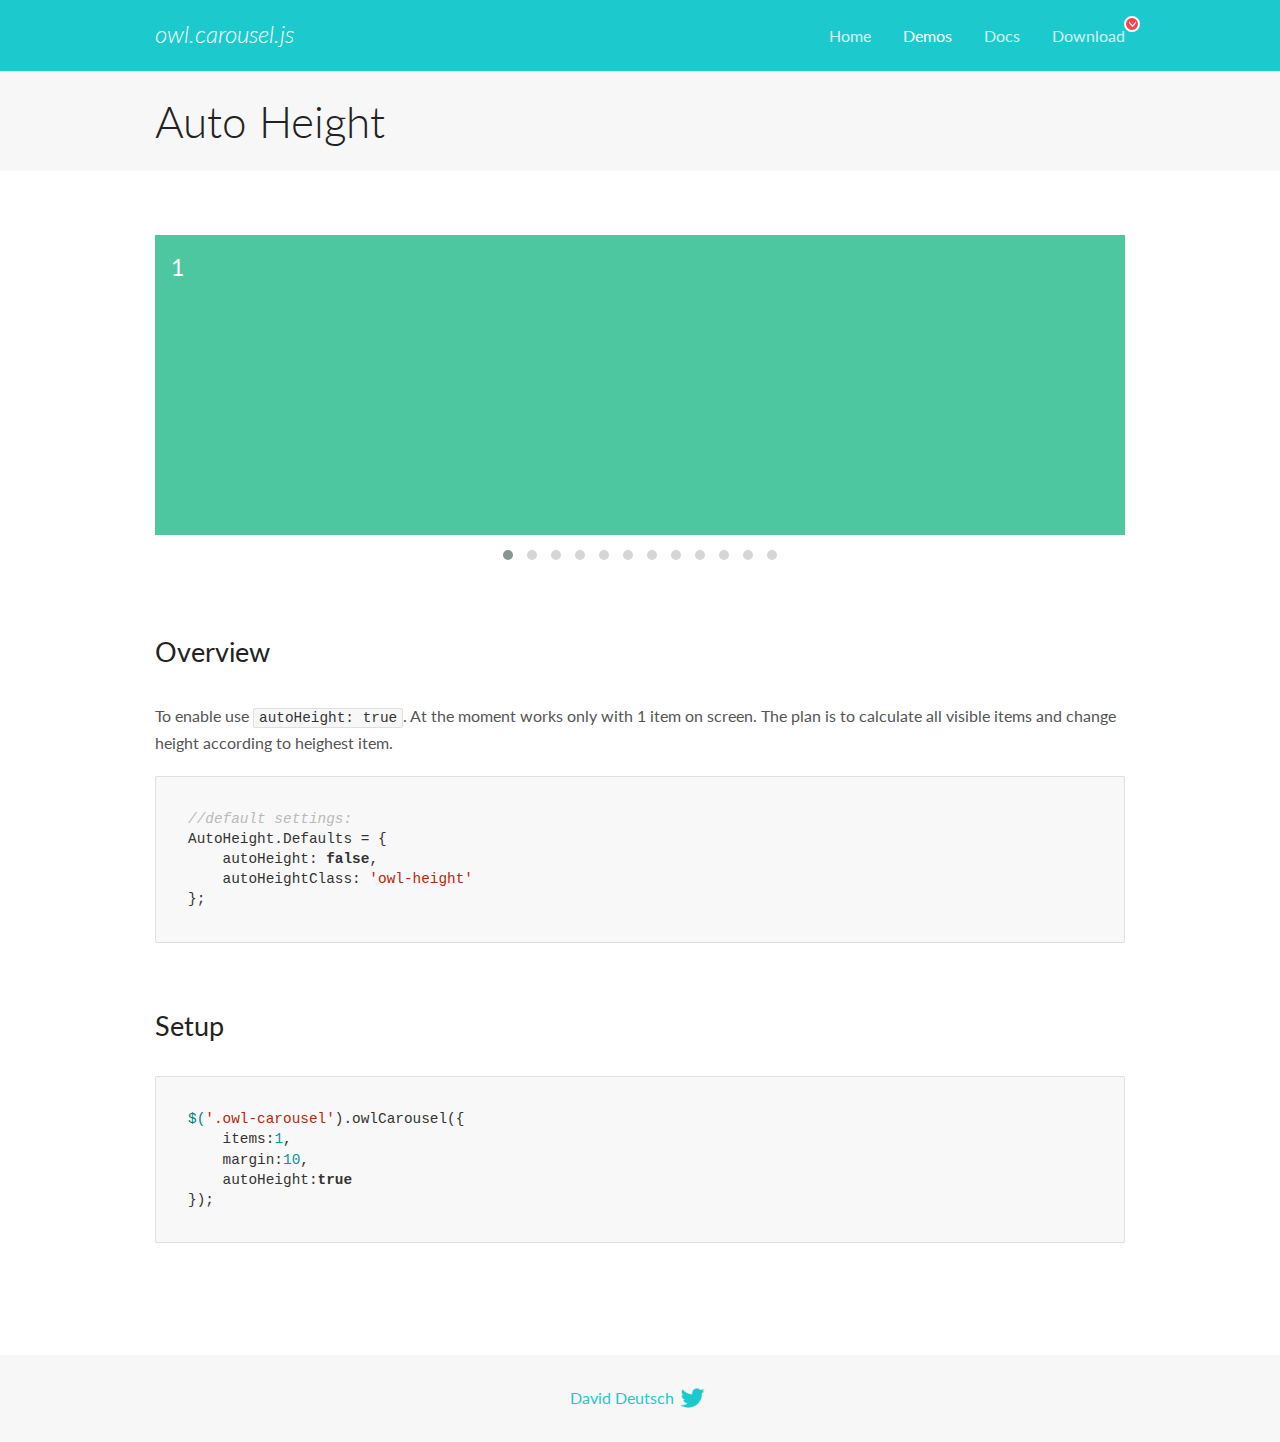
<file: assets/libs/OwlCarousel/docs/demos/autoheight.html>
<!DOCTYPE html>
<html lang="en">
  <head>

    <!-- head -->
    <meta charset="utf-8">
    <meta name="msapplication-tap-highlight" content="no" />
    <meta name="viewport" content="width=device-width, initial-scale=1.0" />
    <meta name="description" content="autoHeight usage demo">
    <meta name="author" content="David Deutsch">
    <title>
      Auto Height Demo | Owl Carousel | 2.3.4
    </title>

    <!-- Stylesheets -->
    <link href='https://fonts.googleapis.com/css?family=Lato:300,400,700,400italic,300italic' rel='stylesheet' type='text/css'>
    <link rel="stylesheet" href="../assets/css/docs.theme.min.css">

    <!-- Owl Stylesheets -->
    <link rel="stylesheet" href="../assets/owlcarousel/assets/owl.carousel.min.css">
    <link rel="stylesheet" href="../assets/owlcarousel/assets/owl.theme.default.min.css">

    <!-- HTML5 shim and Respond.js IE8 support of HTML5 elements and media queries -->

    <!--[if lt IE 9]>
      <script src="https://oss.maxcdn.com/libs/html5shiv/3.7.0/html5shiv.js"></script>
      <script src="https://oss.maxcdn.com/libs/respond.js/1.3.0/respond.min.js"></script>
    <![endif]-->

    <!-- Favicons -->
    <link rel="apple-touch-icon-precomposed" sizes="144x144" href="../assets/ico/apple-touch-icon-144-precomposed.png">
    <link rel="shortcut icon" href="../assets/ico/favicon.png">
    <link rel="shortcut icon" href="favicon.ico">

    <!-- Yeah i know js should not be in header. Its required for demos.-->

    <!-- javascript -->
    <script src="../assets/vendors/jquery.min.js"></script>
    <script src="../assets/owlcarousel/owl.carousel.js"></script>
  </head>
  <body>

    <!-- header -->
    <header class="header">
      <div class="row">
        <div class="large-12 columns">
          <div class="brand left">
            <h3>
              <a href="/OwlCarousel2/">owl.carousel.js</a> 
            </h3>
          </div>
          <a id="toggle-nav" class="right">
            <span></span> <span></span> <span></span> 
          </a> 
          <div class="nav-bar">
            <ul class="clearfix">
              <li> <a href="/OwlCarousel2/index.html">Home</a>  </li>
              <li class="active">
                <a href="/OwlCarousel2/demos/demos.html">Demos</a> 
              </li>
              <li> <a href="/OwlCarousel2/docs/started-welcome.html">Docs</a>  </li>
              <li>
                <a href="https://github.com/OwlCarousel2/OwlCarousel2/archive/2.3.4.zip">Download</a> 
                <span class="download"></span> 
              </li>
            </ul>
          </div>
        </div>
      </div>
    </header>

    <!-- title -->
    <section class="title">
      <div class="row">
        <div class="large-12 columns">
          <h1>Auto Height</h1>
        </div>
      </div>
    </section>

    <!--  Demos -->
    <section id="demos">
      <div class="row">
        <div class="large-12 columns">
          <div class="owl-carousel owl-theme">
            <div class="item" style="height:300px">
              <h4>1</h4>
            </div>
            <div class="item" style="height:100px">
              <h4>2</h4>
            </div>
            <div class="item" style="height:500px">
              <h4>3</h4>
            </div>
            <div class="item" style="height:250px">
              <h4>4</h4>
            </div>
            <div class="item" style="height:400px">
              <h4>5</h4>
            </div>
            <div class="item" style="height:500px">
              <h4>6</h4>
            </div>
            <div class="item" style="height:600px">
              <h4>7</h4>
            </div>
            <div class="item" style="height:400px">
              <h4>8</h4>
            </div>
            <div class="item" style="height:300px">
              <h4>9</h4>
            </div>
            <div class="item" style="height:350px">
              <h4>10</h4>
            </div>
            <div class="item" style="height:200px">
              <h4>11</h4>
            </div>
            <div class="item" style="height:150px">
              <h4>12</h4>
            </div>
          </div>
          <h3 id="overview">Overview</h3>
          <p>To enable use <code>autoHeight: true</code>. At the moment works only with 1 item on screen. The plan is to calculate all visible items and change height according to heighest item.</p>
          <pre><code>//default settings:
AutoHeight.Defaults = {
    autoHeight: false,
    autoHeightClass: &#39;owl-height&#39;
};</code></pre>
          <h3 id="setup">Setup</h3>
          <pre><code>$(&#39;.owl-carousel&#39;).owlCarousel({
    items:1,
    margin:10,
    autoHeight:true
});</code></pre>
          <script>
            $(document).ready(function() {
              $('.owl-carousel').owlCarousel({
                items: 1,
                margin: 10,
                autoHeight: true
              });
            })
          </script>
        </div>
      </div>
    </section>

    <!-- footer -->
    <footer class="footer">
      <div class="row">
        <div class="large-12 columns">
          <h5>
            <a href="/OwlCarousel2/docs/support-contact.html">David Deutsch</a> 
            <a id="custom-tweet-button" href="https://twitter.com/share?url=https://github.com/OwlCarousel2/OwlCarousel2&text=Owl Carousel - This is so awesome! " target="_blank"></a> 
          </h5>
        </div>
      </div>
    </footer>

    <!-- vendors -->
    <script src="../assets/vendors/highlight.js"></script>
    <script src="../assets/js/app.js"></script>
  </body>
</html>
</file>
<file: assets/css/custom.css>
*{
    margin:0;
    padding:0;
}

/* font colors */

.blue{
    color: rgb(7, 86, 110);
}

/* body */

body{
    font-family: century gothic;
}

/* custom container */

.alcohol-container{
    width: 80%;
    margin: auto;
    overflow: hidden;
}

.faceshield-container{
    width: 80%;
    margin: auto;
    overflow: hidden;
}

.alcoholPrices-container{
    width: 80%;
    overflow: hidden;
    margin: auto;
}

.price-pink{
    color: pink;
}

.price-blue{
    color: rgb(61, 198, 240);
}

/* bg-texts */

.bg-txt{
    font-weight: bold;
    position: absolute;
    font-size: 200px;
    color: rgb(241, 248, 250);
}

/* active link */

.active-links{
    color: rgb(7, 86, 110);
}

/* header */

header{
    padding-top: 30px;
    height: 100px;
    background: rgb(250, 167, 181);
    display: flex;
}

header h1{
    font-size: 30px;
    float:left;
}

header nav{
    float: right;
    padding-top: 11px;
  
    font-size: 13px;
}

header nav li{
    float: left;
    list-style: none;
    margin-left: 20px;
    transition-property: color;
    transition-duration: .5s;
    color:#fff;
}

header nav a{
    color:#fff;
}

header nav li:hover{
    cursor: pointer;
    color: rgb(223, 131, 131);
}

header nav ul li ul li{
    float:none;
    text-align: center;
    margin-left: 0;
    background: rgb(250, 167, 181);
    padding: 10px 0px 10px 0px;
    display: none;
    transition-property: background, color;
    transition-duration: .5s;
}

header nav ul li ul a{
    color:#fff;
    text-decoration: none;
    display: block;
}

header nav ul li:hover ul li{
    display: block;
}

header nav ul li ul a:hover{
    text-decoration: none;
}

header nav ul li ul li:hover{
    background: rgb(223, 131, 131);
    color:#fff;
}

header .menu{
    font-size: 20px;
    display:none; 
    color: #fff;
}

/* responsive menu */

.responsive-menu{
    padding: 30px 0 30px 0;
    background: rgb(250, 167, 181); 
    display:none;
}

.responsive-menu li{
    font-size: 13px;
    list-style: none;
    margin-top: 20px;
    color: #fff;
    cursor: pointer;
}

.responsive-menu li:hover{
    color: rgb(223, 131, 131);
}

.responsive-menu li:hover ul{
    display:block;
}

.responsive-menu ul li ul a{
    color: #fff;
}

.responsive-menu ul li ul{
    margin-left: 20px;
    display: none;
}

.responsive-menu ul li ul a:hover{
    text-decoration: none;
}

/* showcase */

.showcase{
    min-height: 550px;
    padding-bottom: 100px;
    background: pink;
    box-shadow: 0 5px 10px rgb(194, 191, 191);
}

.showcase .bigpic{
    float: left;
    width: 50%;
}

.showcase .bigpic img{
    margin-top: 74px;
    border-bottom: red;
}

.showcase .catchy{
    padding: 100px 0 0 0;
    float: right;
    width: 50%;
}

.showcase .catchy h2{
    color: rgb(7, 86, 110);
    font-size: 50px;
    font-family: arial;
    font-weight: bold;
    font-style: italic;
}

.showcase .catchy p{
    font-size: 13px;
    color: rgb(7, 86, 110);
    margin-top: 25px;
}

.showcase .catchy .select-show{
    text-align: center;
    font-size: 15px;
    padding: 20px 0 20px 0;
    border:rgb(223, 131, 131) 1px solid;
    width: 60%;
    margin: 50px auto 0px auto;
    cursor: pointer;
    transition-property: background, color;
    transition-duration: .5s;
}

.showcase .catchy .select-show:hover{
    background: rgb(223, 131, 131);
    color:#fff;
}

.showcase .catchy .select-hide{
    display: none;
    text-align: center;
    font-size: 15px;
    padding: 20px 0 20px 0;
    border:rgb(223, 131, 131) 1px solid;
    width: 60%;
    margin: 50px auto 0px auto;
    cursor: pointer;
    transition-property: background, color;
    transition-duration: .5s;
}

.showcase .catchy .select-hide:hover{
    background: rgb(223, 131, 131);
    color:#fff;
}

.showcase .catchy .choices{
    text-align: center;
    display: none;
}

.showcase .catchy li{
    list-style: none;
    padding: 20px 0 20px 0;
    background: rgb(250, 167, 181);
    color:#fff;
    width: 60%;
    margin: auto;
}

.showcase .catchy a:hover{
    text-decoration: none;
    display:block;
}

.showcase .catchy a:hover li{
    background: rgb(223, 131, 131);
}

/* alcohol */

.alcohol{
    padding: 50px 0 50px 0;
    position: relative;
}

.alcohol h2{
    margin: 0 0 50px 0;
    text-align: center;
}

.alcohol p{
    text-align: center;
    margin: 0 0 50px 0;
    color: rgb(7, 86, 110);
}

.alcohol h3{
    text-align: center;
    margin-bottom: 30px;
}

.alcohol .owl-nav{
    text-align: center;
    padding: 30px 0 30px 0;
}

.alcohol .owl-nav span{
    font-size: 30px;
    margin: 50px;
    color: rgb(7, 86, 110);
}

.alcohol .owl-dots{
    display: none;
}

.alcohol .product{
    width: 95%;
    height: 300px;
    margin:auto;
    background: rgb(250, 167, 181);
    transform: rotateZ(5deg);
}

.alcohol .product img{
    width: 100%;
    height: 100%;
    transform: rotateZ(-5deg);
    box-shadow: 0 0 10px #000;
}

.alcohol .view-btn{
    text-align: center;
}

.alcohol .view-btn button{
    width: 30%;
    padding: 20px 0 20px 0;
    background: pink;
    border: none;
    color: rgb(7, 86, 110);
    font-size: 13px;
    box-shadow: 0 0 20px pink;
}

/* faceshield */

.faceshield{
    padding: 0 0 50px 0;
}

.faceshield h2{
    margin: 0 0 50px 0;
    text-align: center;
}

.faceshield p{
    text-align: center;
    margin: 0 0 50px 0;
    color: rgb(7, 86, 110);
}

.faceshield h3{
    text-align: center;
    margin-bottom: 30px;
}

.faceshield .owl-nav{
    text-align: center;
    padding: 30px 0 30px 0;
}

.faceshield .owl-nav span{
    font-size: 30px;
    margin: 50px;
    color: rgb(7, 86, 110);
}

.faceshield .owl-dots{
    display: none;
}

.faceshield .product{
    width: 95%;
    height: 300px;
    margin:auto;
    background: rgb(250, 167, 181);
    transform: rotateZ(5deg);
}

.faceshield .product img{
    width: 100%;
    height: 100%;
    transform: rotateZ(-5deg);
    box-shadow: 0 0 10px #000;
}

.faceshield .view-btn{
    text-align: center;
}

.faceshield .view-btn button{
    width: 30%;
    padding: 20px 0 20px 0;
    background: pink;
    border: none;
    color: rgb(7, 86, 110);
    font-size: 13px;
    box-shadow: 0 0 20px pink;
}

/* about */

#about{
    padding: 100px 0 100px 0;
}

#about .img{
    float: left;
    width: 50%;
    padding-bottom: 50px;
}

#about .img .img-bg{
    background: pink;
    width: 90%;
    transform: rotateZ(5deg);
}

#about .img img{
    width: 100%;
    transform: rotateZ(-5deg);
    box-shadow: grey 0 0 5px;
}

#about .text{
    float: right;
    width: 50%;
}

#about .text h2{
    font-size: 30px;
}

#about .text p{
    font-size: 13px;;
}

#about .text button{
    width: 50%;
    padding: 15px 0 15px 0;
    margin-top: 30px;
    border: none;
    background: pink;
    color:#fff;
    font-size: 13px;
}

#about .text button i{
    margin-right: 10px;
}

#about .text .icons .icon{
    background: pink;
    padding: 10px;
    font-size: 13px;
    color:#fff;
    border-radius: 50%;
}

#about .text .icons .location{
    margin-top: 30px;
    margin-right: 10px;
    color: rgb(7, 86, 110);
}

#about .text .icons .phoneicon{
    color: rgb(7, 86, 110);
}

#about .text .icons a{
    color: #000;
}

/* alcohol */

#v-alcohol{
    padding:0;
    margin:0;
}

#v-alcohol h2{
    text-align: center;
    margin: 20px 0 20px 0;
}

#v-alcohol .img{
   float:left;
   width:30%;
   height: 40vh;
   margin-left: 10px;
   margin-top: 1px;
   margin-bottom: 10px;
}

#v-alcohol .img img{
    width: 100%;
    height: 100%;
    border-radius: 10px;
    box-shadow: #000 0 0 10px;
}

#v-alcohol a{
    color:#000;
}

#v-alcohol p{
    text-align: center;
    font-size: 13px;
}

#v-alcohol .price{
    color: pink;
}

#v-alcohol p a{
    color:pink;
}

#v-alcohol i{
    position: fixed;
    bottom: 30px;
    right: 30px;
    font-size: 30px;
    padding: 20px;
    background: pink;
    border-radius: 50%;
}

/* faceshield */

#v-faceshield{
    padding:0;
    margin:0;
}

#v-faceshield h2{
    text-align: center;
    margin: 20px 0 20px 0;
}

#v-faceshield .img{
    float:left;
    width:30%;
    height: 40vh;
    margin-left: 10px;
    margin-top: 1px;
    margin-bottom: 10px;
}

#v-faceshield .img img{
    width: 100%;
    height: 100%;
    border-radius: 10px;
    box-shadow: #000 0 0 10px;
}

#v-faceshield a{
    color:#000;
}

#v-faceshield p{
    text-align: center;
    font-size: 13px;
}

#v-faceshield p a{
    color:pink;
}

#v-faceshield i{
    position: fixed;
    bottom: 30px;
    right: 30px;
    font-size: 30px;
    padding: 20px;
    background: pink;
    border-radius: 50%;
}

/* alcohol prices */

#alcoholPrices h2{
    text-align: center;
    margin-top: 20px;
    margin-bottom: 20px;
}

#alcoholPrices .alcohol{
    padding: 10px;
    
}

#alcoholPrices .alcohol .div{
    float: left;
    width: 50%;
    height: 40vh;
    margin-bottom: 50px;
}

#alcoholPrices .alcohol .pink-bg{
    width: 100%;
    height: 100%;
    transform: rotateZ(5deg);
    background: pink;
}

#alcoholPrices .alcohol .blue-bg{
    width: 100%;
    height: 100%;
    transform: rotateZ(5deg);
    background: rgb(61, 198, 240);
}

#alcoholPrices .alcohol .div img{
    width: 100%;
    height: 100%;
    transform: rotateZ(-5deg);
    box-shadow: #000 0 0 10px;
}

#alcoholPrices .alcohol .div h4{
    margin-left: 30px;
    font-size: 40px;
}

#alcoholPrices .alcohol .div .no-margin{
    margin-left: 0px;
}

#alcoholPrices .alcohol .div h5{
    margin-left: 30px;
    font-size: 20px;
}

/* footer */

footer{
    padding: 50px 0 50px 0;
    clear: both;
    background: rgb(250, 167, 181);
    text-align: center;
    color:#fff;
    font-size: 13px;
}
</file>
<file: assets/css/responsive.css>
@media(max-width: 995px){
    .showcase .bigpic,
    .showcase .catchy{
        float: none;
        width: 100%;
        text-align: center;
    }

    .showcase .catchy{
        padding-top: 15px;
    }
}

@media(max-width: 780px){

    header nav ul{
        display:none;
    }

    header .menu{
        display:block;
    }

    .responsive-menu{
        display:none;
    }

    #about .img{
        float: none;
        width: 100%;
    }

    #about .img-bg{
        margin: auto;
    }

    #about .text{
        float: none;
        width: 100%;
    }

    .showcase .bigpic img{
        margin-top: 15px;
    }

    .showcase .catchy p{
        margin-top: 15px;
        margi-bottom: 15px;
    }

    #about{
        padding-top: 30px;
    }

    .alcohol-container,
    .faceshield-container{
        width: 100%;
        margin: auto;
        overflow: hidden;
    }

    #v-alcohol .img,
    #v-faceshield .img{
        float:left;
        width: 50%;
        height: 30vh;
        margin-left: 0px;
        margin-top: 1px;
        margin-bottom: 1px;
     }

     .alcoholPrices-container{
        width: 95%;
    }
}

@media(max-width: 500px){
    .showcase .bigpic img{
        width: 100%;
    }

    #alcoholPrices .alcohol .div{
        float: left;
        width: 50%;
        height: 20vh;
        margin-bottom: 50px;
    }

    #alcoholPrices .alcohol .div h4{
        font-size: 20px;
    }

    #alcoholPrices .alcohol .div h5{
        font-size: 15px;
    }
}
</file>
<file: assets/libs/font-awesome/css/brands.css>
/*!
 * Font Awesome Free 5.14.0 by @fontawesome - https://fontawesome.com
 * License - https://fontawesome.com/license/free (Icons: CC BY 4.0, Fonts: SIL OFL 1.1, Code: MIT License)
 */
@font-face {
  font-family: 'Font Awesome 5 Brands';
  font-style: normal;
  font-weight: 400;
  font-display: block;
  src: url("../webfonts/fa-brands-400.eot");
  src: url("../webfonts/fa-brands-400.eot?#iefix") format("embedded-opentype"), url("../webfonts/fa-brands-400.woff2") format("woff2"), url("../webfonts/fa-brands-400.woff") format("woff"), url("../webfonts/fa-brands-400.ttf") format("truetype"), url("../webfonts/fa-brands-400.svg#fontawesome") format("svg"); }

.fab {
  font-family: 'Font Awesome 5 Brands';
  font-weight: 400; }
</file>
<file: assets/libs/font-awesome/css/brands.min.css>
/*!
 * Font Awesome Free 5.14.0 by @fontawesome - https://fontawesome.com
 * License - https://fontawesome.com/license/free (Icons: CC BY 4.0, Fonts: SIL OFL 1.1, Code: MIT License)
 */
@font-face{font-family:"Font Awesome 5 Brands";font-style:normal;font-weight:400;font-display:block;src:url(../webfonts/fa-brands-400.eot);src:url(../webfonts/fa-brands-400.eot?#iefix) format("embedded-opentype"),url(../webfonts/fa-brands-400.woff2) format("woff2"),url(../webfonts/fa-brands-400.woff) format("woff"),url(../webfonts/fa-brands-400.ttf) format("truetype"),url(../webfonts/fa-brands-400.svg#fontawesome) format("svg")}.fab{font-family:"Font Awesome 5 Brands";font-weight:400}
</file>
<file: assets/libs/font-awesome/css/regular.css>
/*!
 * Font Awesome Free 5.14.0 by @fontawesome - https://fontawesome.com
 * License - https://fontawesome.com/license/free (Icons: CC BY 4.0, Fonts: SIL OFL 1.1, Code: MIT License)
 */
@font-face {
  font-family: 'Font Awesome 5 Free';
  font-style: normal;
  font-weight: 400;
  font-display: block;
  src: url("../webfonts/fa-regular-400.eot");
  src: url("../webfonts/fa-regular-400.eot?#iefix") format("embedded-opentype"), url("../webfonts/fa-regular-400.woff2") format("woff2"), url("../webfonts/fa-regular-400.woff") format("woff"), url("../webfonts/fa-regular-400.ttf") format("truetype"), url("../webfonts/fa-regular-400.svg#fontawesome") format("svg"); }

.far {
  font-family: 'Font Awesome 5 Free';
  font-weight: 400; }
</file>
<file: assets/libs/font-awesome/css/regular.min.css>
/*!
 * Font Awesome Free 5.14.0 by @fontawesome - https://fontawesome.com
 * License - https://fontawesome.com/license/free (Icons: CC BY 4.0, Fonts: SIL OFL 1.1, Code: MIT License)
 */
@font-face{font-family:"Font Awesome 5 Free";font-style:normal;font-weight:400;font-display:block;src:url(../webfonts/fa-regular-400.eot);src:url(../webfonts/fa-regular-400.eot?#iefix) format("embedded-opentype"),url(../webfonts/fa-regular-400.woff2) format("woff2"),url(../webfonts/fa-regular-400.woff) format("woff"),url(../webfonts/fa-regular-400.ttf) format("truetype"),url(../webfonts/fa-regular-400.svg#fontawesome) format("svg")}.far{font-family:"Font Awesome 5 Free";font-weight:400}
</file>
<file: assets/libs/font-awesome/css/solid.css>
/*!
 * Font Awesome Free 5.14.0 by @fontawesome - https://fontawesome.com
 * License - https://fontawesome.com/license/free (Icons: CC BY 4.0, Fonts: SIL OFL 1.1, Code: MIT License)
 */
@font-face {
  font-family: 'Font Awesome 5 Free';
  font-style: normal;
  font-weight: 900;
  font-display: block;
  src: url("../webfonts/fa-solid-900.eot");
  src: url("../webfonts/fa-solid-900.eot?#iefix") format("embedded-opentype"), url("../webfonts/fa-solid-900.woff2") format("woff2"), url("../webfonts/fa-solid-900.woff") format("woff"), url("../webfonts/fa-solid-900.ttf") format("truetype"), url("../webfonts/fa-solid-900.svg#fontawesome") format("svg"); }

.fa,
.fas {
  font-family: 'Font Awesome 5 Free';
  font-weight: 900; }
</file>
<file: assets/libs/font-awesome/css/solid.min.css>
/*!
 * Font Awesome Free 5.14.0 by @fontawesome - https://fontawesome.com
 * License - https://fontawesome.com/license/free (Icons: CC BY 4.0, Fonts: SIL OFL 1.1, Code: MIT License)
 */
@font-face{font-family:"Font Awesome 5 Free";font-style:normal;font-weight:900;font-display:block;src:url(../webfonts/fa-solid-900.eot);src:url(../webfonts/fa-solid-900.eot?#iefix) format("embedded-opentype"),url(../webfonts/fa-solid-900.woff2) format("woff2"),url(../webfonts/fa-solid-900.woff) format("woff"),url(../webfonts/fa-solid-900.ttf) format("truetype"),url(../webfonts/fa-solid-900.svg#fontawesome) format("svg")}.fa,.fas{font-family:"Font Awesome 5 Free";font-weight:900}
</file>
<file: assets/libs/font-awesome/css/svg-with-js.css>
/*!
 * Font Awesome Free 5.14.0 by @fontawesome - https://fontawesome.com
 * License - https://fontawesome.com/license/free (Icons: CC BY 4.0, Fonts: SIL OFL 1.1, Code: MIT License)
 */
svg:not(:root).svg-inline--fa {
  overflow: visible; }

.svg-inline--fa {
  display: inline-block;
  font-size: inherit;
  height: 1em;
  overflow: visible;
  vertical-align: -.125em; }
  .svg-inline--fa.fa-lg {
    vertical-align: -.225em; }
  .svg-inline--fa.fa-w-1 {
    width: 0.0625em; }
  .svg-inline--fa.fa-w-2 {
    width: 0.125em; }
  .svg-inline--fa.fa-w-3 {
    width: 0.1875em; }
  .svg-inline--fa.fa-w-4 {
    width: 0.25em; }
  .svg-inline--fa.fa-w-5 {
    width: 0.3125em; }
  .svg-inline--fa.fa-w-6 {
    width: 0.375em; }
  .svg-inline--fa.fa-w-7 {
    width: 0.4375em; }
  .svg-inline--fa.fa-w-8 {
    width: 0.5em; }
  .svg-inline--fa.fa-w-9 {
    width: 0.5625em; }
  .svg-inline--fa.fa-w-10 {
    width: 0.625em; }
  .svg-inline--fa.fa-w-11 {
    width: 0.6875em; }
  .svg-inline--fa.fa-w-12 {
    width: 0.75em; }
  .svg-inline--fa.fa-w-13 {
    width: 0.8125em; }
  .svg-inline--fa.fa-w-14 {
    width: 0.875em; }
  .svg-inline--fa.fa-w-15 {
    width: 0.9375em; }
  .svg-inline--fa.fa-w-16 {
    width: 1em; }
  .svg-inline--fa.fa-w-17 {
    width: 1.0625em; }
  .svg-inline--fa.fa-w-18 {
    width: 1.125em; }
  .svg-inline--fa.fa-w-19 {
    width: 1.1875em; }
  .svg-inline--fa.fa-w-20 {
    width: 1.25em; }
  .svg-inline--fa.fa-pull-left {
    margin-right: .3em;
    width: auto; }
  .svg-inline--fa.fa-pull-right {
    margin-left: .3em;
    width: auto; }
  .svg-inline--fa.fa-border {
    height: 1.5em; }
  .svg-inline--fa.fa-li {
    width: 2em; }
  .svg-inline--fa.fa-fw {
    width: 1.25em; }

.fa-layers svg.svg-inline--fa {
  bottom: 0;
  left: 0;
  margin: auto;
  position: absolute;
  right: 0;
  top: 0; }

.fa-layers {
  display: inline-block;
  height: 1em;
  position: relative;
  text-align: center;
  vertical-align: -.125em;
  width: 1em; }
  .fa-layers svg.svg-inline--fa {
    -webkit-transform-origin: center center;
            transform-origin: center center; }

.fa-layers-text, .fa-layers-counter {
  display: inline-block;
  position: absolute;
  text-align: center; }

.fa-layers-text {
  left: 50%;
  top: 50%;
  -webkit-transform: translate(-50%, -50%);
          transform: translate(-50%, -50%);
  -webkit-transform-origin: center center;
          transform-origin: center center; }

.fa-layers-counter {
  background-color: #ff253a;
  border-radius: 1em;
  -webkit-box-sizing: border-box;
          box-sizing: border-box;
  color: #fff;
  height: 1.5em;
  line-height: 1;
  max-width: 5em;
  min-width: 1.5em;
  overflow: hidden;
  padding: .25em;
  right: 0;
  text-overflow: ellipsis;
  top: 0;
  -webkit-transform: scale(0.25);
          transform: scale(0.25);
  -webkit-transform-origin: top right;
          transform-origin: top right; }

.fa-layers-bottom-right {
  bottom: 0;
  right: 0;
  top: auto;
  -webkit-transform: scale(0.25);
          transform: scale(0.25);
  -webkit-transform-origin: bottom right;
          transform-origin: bottom right; }

.fa-layers-bottom-left {
  bottom: 0;
  left: 0;
  right: auto;
  top: auto;
  -webkit-transform: scale(0.25);
          transform: scale(0.25);
  -webkit-transform-origin: bottom left;
          transform-origin: bottom left; }

.fa-layers-top-right {
  right: 0;
  top: 0;
  -webkit-transform: scale(0.25);
          transform: scale(0.25);
  -webkit-transform-origin: top right;
          transform-origin: top right; }

.fa-layers-top-left {
  left: 0;
  right: auto;
  top: 0;
  -webkit-transform: scale(0.25);
          transform: scale(0.25);
  -webkit-transform-origin: top left;
          transform-origin: top left; }

.fa-lg {
  font-size: 1.33333em;
  line-height: 0.75em;
  vertical-align: -.0667em; }

.fa-xs {
  font-size: .75em; }

.fa-sm {
  font-size: .875em; }

.fa-1x {
  font-size: 1em; }

.fa-2x {
  font-size: 2em; }

.fa-3x {
  font-size: 3em; }

.fa-4x {
  font-size: 4em; }

.fa-5x {
  font-size: 5em; }

.fa-6x {
  font-size: 6em; }

.fa-7x {
  font-size: 7em; }

.fa-8x {
  font-size: 8em; }

.fa-9x {
  font-size: 9em; }

.fa-10x {
  font-size: 10em; }

.fa-fw {
  text-align: center;
  width: 1.25em; }

.fa-ul {
  list-style-type: none;
  margin-left: 2.5em;
  padding-left: 0; }
  .fa-ul > li {
    position: relative; }

.fa-li {
  left: -2em;
  position: absolute;
  text-align: center;
  width: 2em;
  line-height: inherit; }

.fa-border {
  border: solid 0.08em #eee;
  border-radius: .1em;
  padding: .2em .25em .15em; }

.fa-pull-left {
  float: left; }

.fa-pull-right {
  float: right; }

.fa.fa-pull-left,
.fas.fa-pull-left,
.far.fa-pull-left,
.fal.fa-pull-left,
.fab.fa-pull-left {
  margin-right: .3em; }

.fa.fa-pull-right,
.fas.fa-pull-right,
.far.fa-pull-right,
.fal.fa-pull-right,
.fab.fa-pull-right {
  margin-left: .3em; }

.fa-spin {
  -webkit-animation: fa-spin 2s infinite linear;
          animation: fa-spin 2s infinite linear; }

.fa-pulse {
  -webkit-animation: fa-spin 1s infinite steps(8);
          animation: fa-spin 1s infinite steps(8); }

@-webkit-keyframes fa-spin {
  0% {
    -webkit-transform: rotate(0deg);
            transform: rotate(0deg); }
  100% {
    -webkit-transform: rotate(360deg);
            transform: rotate(360deg); } }

@keyframes fa-spin {
  0% {
    -webkit-transform: rotate(0deg);
            transform: rotate(0deg); }
  100% {
    -webkit-transform: rotate(360deg);
            transform: rotate(360deg); } }

.fa-rotate-90 {
  -ms-filter: "progid:DXImageTransform.Microsoft.BasicImage(rotation=1)";
  -webkit-transform: rotate(90deg);
          transform: rotate(90deg); }

.fa-rotate-180 {
  -ms-filter: "progid:DXImageTransform.Microsoft.BasicImage(rotation=2)";
  -webkit-transform: rotate(180deg);
          transform: rotate(180deg); }

.fa-rotate-270 {
  -ms-filter: "progid:DXImageTransform.Microsoft.BasicImage(rotation=3)";
  -webkit-transform: rotate(270deg);
          transform: rotate(270deg); }

.fa-flip-horizontal {
  -ms-filter: "progid:DXImageTransform.Microsoft.BasicImage(rotation=0, mirror=1)";
  -webkit-transform: scale(-1, 1);
          transform: scale(-1, 1); }

.fa-flip-vertical {
  -ms-filter: "progid:DXImageTransform.Microsoft.BasicImage(rotation=2, mirror=1)";
  -webkit-transform: scale(1, -1);
          transform: scale(1, -1); }

.fa-flip-both, .fa-flip-horizontal.fa-flip-vertical {
  -ms-filter: "progid:DXImageTransform.Microsoft.BasicImage(rotation=2, mirror=1)";
  -webkit-transform: scale(-1, -1);
          transform: scale(-1, -1); }

:root .fa-rotate-90,
:root .fa-rotate-180,
:root .fa-rotate-270,
:root .fa-flip-horizontal,
:root .fa-flip-vertical,
:root .fa-flip-both {
  -webkit-filter: none;
          filter: none; }

.fa-stack {
  display: inline-block;
  height: 2em;
  position: relative;
  width: 2.5em; }

.fa-stack-1x,
.fa-stack-2x {
  bottom: 0;
  left: 0;
  margin: auto;
  position: absolute;
  right: 0;
  top: 0; }

.svg-inline--fa.fa-stack-1x {
  height: 1em;
  width: 1.25em; }

.svg-inline--fa.fa-stack-2x {
  height: 2em;
  width: 2.5em; }

.fa-inverse {
  color: #fff; }

.sr-only {
  border: 0;
  clip: rect(0, 0, 0, 0);
  height: 1px;
  margin: -1px;
  overflow: hidden;
  padding: 0;
  position: absolute;
  width: 1px; }

.sr-only-focusable:active, .sr-only-focusable:focus {
  clip: auto;
  height: auto;
  margin: 0;
  overflow: visible;
  position: static;
  width: auto; }

.svg-inline--fa .fa-primary {
  fill: var(--fa-primary-color, currentColor);
  opacity: 1;
  opacity: var(--fa-primary-opacity, 1); }

.svg-inline--fa .fa-secondary {
  fill: var(--fa-secondary-color, currentColor);
  opacity: 0.4;
  opacity: var(--fa-secondary-opacity, 0.4); }

.svg-inline--fa.fa-swap-opacity .fa-primary {
  opacity: 0.4;
  opacity: var(--fa-secondary-opacity, 0.4); }

.svg-inline--fa.fa-swap-opacity .fa-secondary {
  opacity: 1;
  opacity: var(--fa-primary-opacity, 1); }

.svg-inline--fa mask .fa-primary,
.svg-inline--fa mask .fa-secondary {
  fill: black; }

.fad.fa-inverse {
  color: #fff; }
</file>
<file: assets/libs/font-awesome/css/svg-with-js.min.css>
/*!
 * Font Awesome Free 5.14.0 by @fontawesome - https://fontawesome.com
 * License - https://fontawesome.com/license/free (Icons: CC BY 4.0, Fonts: SIL OFL 1.1, Code: MIT License)
 */
.svg-inline--fa,svg:not(:root).svg-inline--fa{overflow:visible}.svg-inline--fa{display:inline-block;font-size:inherit;height:1em;vertical-align:-.125em}.svg-inline--fa.fa-lg{vertical-align:-.225em}.svg-inline--fa.fa-w-1{width:.0625em}.svg-inline--fa.fa-w-2{width:.125em}.svg-inline--fa.fa-w-3{width:.1875em}.svg-inline--fa.fa-w-4{width:.25em}.svg-inline--fa.fa-w-5{width:.3125em}.svg-inline--fa.fa-w-6{width:.375em}.svg-inline--fa.fa-w-7{width:.4375em}.svg-inline--fa.fa-w-8{width:.5em}.svg-inline--fa.fa-w-9{width:.5625em}.svg-inline--fa.fa-w-10{width:.625em}.svg-inline--fa.fa-w-11{width:.6875em}.svg-inline--fa.fa-w-12{width:.75em}.svg-inline--fa.fa-w-13{width:.8125em}.svg-inline--fa.fa-w-14{width:.875em}.svg-inline--fa.fa-w-15{width:.9375em}.svg-inline--fa.fa-w-16{width:1em}.svg-inline--fa.fa-w-17{width:1.0625em}.svg-inline--fa.fa-w-18{width:1.125em}.svg-inline--fa.fa-w-19{width:1.1875em}.svg-inline--fa.fa-w-20{width:1.25em}.svg-inline--fa.fa-pull-left{margin-right:.3em;width:auto}.svg-inline--fa.fa-pull-right{margin-left:.3em;width:auto}.svg-inline--fa.fa-border{height:1.5em}.svg-inline--fa.fa-li{width:2em}.svg-inline--fa.fa-fw{width:1.25em}.fa-layers svg.svg-inline--fa{bottom:0;left:0;margin:auto;position:absolute;right:0;top:0}.fa-layers{display:inline-block;height:1em;position:relative;text-align:center;vertical-align:-.125em;width:1em}.fa-layers svg.svg-inline--fa{-webkit-transform-origin:center center;transform-origin:center center}.fa-layers-counter,.fa-layers-text{display:inline-block;position:absolute;text-align:center}.fa-layers-text{left:50%;top:50%;-webkit-transform:translate(-50%,-50%);transform:translate(-50%,-50%);-webkit-transform-origin:center center;transform-origin:center center}.fa-layers-counter{background-color:#ff253a;border-radius:1em;-webkit-box-sizing:border-box;box-sizing:border-box;color:#fff;height:1.5em;line-height:1;max-width:5em;min-width:1.5em;overflow:hidden;padding:.25em;right:0;text-overflow:ellipsis;top:0;-webkit-transform:scale(.25);transform:scale(.25);-webkit-transform-origin:top right;transform-origin:top right}.fa-layers-bottom-right{bottom:0;right:0;top:auto;-webkit-transform:scale(.25);transform:scale(.25);-webkit-transform-origin:bottom right;transform-origin:bottom right}.fa-layers-bottom-left{bottom:0;left:0;right:auto;top:auto;-webkit-transform:scale(.25);transform:scale(.25);-webkit-transform-origin:bottom left;transform-origin:bottom left}.fa-layers-top-right{right:0;top:0;-webkit-transform:scale(.25);transform:scale(.25);-webkit-transform-origin:top right;transform-origin:top right}.fa-layers-top-left{left:0;right:auto;top:0;-webkit-transform:scale(.25);transform:scale(.25);-webkit-transform-origin:top left;transform-origin:top left}.fa-lg{font-size:1.33333em;line-height:.75em;vertical-align:-.0667em}.fa-xs{font-size:.75em}.fa-sm{font-size:.875em}.fa-1x{font-size:1em}.fa-2x{font-size:2em}.fa-3x{font-size:3em}.fa-4x{font-size:4em}.fa-5x{font-size:5em}.fa-6x{font-size:6em}.fa-7x{font-size:7em}.fa-8x{font-size:8em}.fa-9x{font-size:9em}.fa-10x{font-size:10em}.fa-fw{text-align:center;width:1.25em}.fa-ul{list-style-type:none;margin-left:2.5em;padding-left:0}.fa-ul>li{position:relative}.fa-li{left:-2em;position:absolute;text-align:center;width:2em;line-height:inherit}.fa-border{border:.08em solid #eee;border-radius:.1em;padding:.2em .25em .15em}.fa-pull-left{float:left}.fa-pull-right{float:right}.fa.fa-pull-left,.fab.fa-pull-left,.fal.fa-pull-left,.far.fa-pull-left,.fas.fa-pull-left{margin-right:.3em}.fa.fa-pull-right,.fab.fa-pull-right,.fal.fa-pull-right,.far.fa-pull-right,.fas.fa-pull-right{margin-left:.3em}.fa-spin{-webkit-animation:fa-spin 2s linear infinite;animation:fa-spin 2s linear infinite}.fa-pulse{-webkit-animation:fa-spin 1s steps(8) infinite;animation:fa-spin 1s steps(8) infinite}@-webkit-keyframes fa-spin{0%{-webkit-transform:rotate(0deg);transform:rotate(0deg)}to{-webkit-transform:rotate(1turn);transform:rotate(1turn)}}@keyframes fa-spin{0%{-webkit-transform:rotate(0deg);transform:rotate(0deg)}to{-webkit-transform:rotate(1turn);transform:rotate(1turn)}}.fa-rotate-90{-ms-filter:"progid:DXImageTransform.Microsoft.BasicImage(rotation=1)";-webkit-transform:rotate(90deg);transform:rotate(90deg)}.fa-rotate-180{-ms-filter:"progid:DXImageTransform.Microsoft.BasicImage(rotation=2)";-webkit-transform:rotate(180deg);transform:rotate(180deg)}.fa-rotate-270{-ms-filter:"progid:DXImageTransform.Microsoft.BasicImage(rotation=3)";-webkit-transform:rotate(270deg);transform:rotate(270deg)}.fa-flip-horizontal{-ms-filter:"progid:DXImageTransform.Microsoft.BasicImage(rotation=0, mirror=1)";-webkit-transform:scaleX(-1);transform:scaleX(-1)}.fa-flip-vertical{-webkit-transform:scaleY(-1);transform:scaleY(-1)}.fa-flip-both,.fa-flip-horizontal.fa-flip-vertical,.fa-flip-vertical{-ms-filter:"progid:DXImageTransform.Microsoft.BasicImage(rotation=2, mirror=1)"}.fa-flip-both,.fa-flip-horizontal.fa-flip-vertical{-webkit-transform:scale(-1);transform:scale(-1)}:root .fa-flip-both,:root .fa-flip-horizontal,:root .fa-flip-vertical,:root .fa-rotate-90,:root .fa-rotate-180,:root .fa-rotate-270{-webkit-filter:none;filter:none}.fa-stack{display:inline-block;height:2em;position:relative;width:2.5em}.fa-stack-1x,.fa-stack-2x{bottom:0;left:0;margin:auto;position:absolute;right:0;top:0}.svg-inline--fa.fa-stack-1x{height:1em;width:1.25em}.svg-inline--fa.fa-stack-2x{height:2em;width:2.5em}.fa-inverse{color:#fff}.sr-only{border:0;clip:rect(0,0,0,0);height:1px;margin:-1px;overflow:hidden;padding:0;position:absolute;width:1px}.sr-only-focusable:active,.sr-only-focusable:focus{clip:auto;height:auto;margin:0;overflow:visible;position:static;width:auto}.svg-inline--fa .fa-primary{fill:var(--fa-primary-color,currentColor);opacity:1;opacity:var(--fa-primary-opacity,1)}.svg-inline--fa .fa-secondary{fill:var(--fa-secondary-color,currentColor)}.svg-inline--fa .fa-secondary,.svg-inline--fa.fa-swap-opacity .fa-primary{opacity:.4;opacity:var(--fa-secondary-opacity,.4)}.svg-inline--fa.fa-swap-opacity .fa-secondary{opacity:1;opacity:var(--fa-primary-opacity,1)}.svg-inline--fa mask .fa-primary,.svg-inline--fa mask .fa-secondary{fill:#000}.fad.fa-inverse{color:#fff}
</file>
<file: assets/libs/font-awesome/css/v4-shims.css>
/*!
 * Font Awesome Free 5.14.0 by @fontawesome - https://fontawesome.com
 * License - https://fontawesome.com/license/free (Icons: CC BY 4.0, Fonts: SIL OFL 1.1, Code: MIT License)
 */
.fa.fa-glass:before {
  content: "\f000"; }

.fa.fa-meetup {
  font-family: 'Font Awesome 5 Brands';
  font-weight: 400; }

.fa.fa-star-o {
  font-family: 'Font Awesome 5 Free';
  font-weight: 400; }

.fa.fa-star-o:before {
  content: "\f005"; }

.fa.fa-remove:before {
  content: "\f00d"; }

.fa.fa-close:before {
  content: "\f00d"; }

.fa.fa-gear:before {
  content: "\f013"; }

.fa.fa-trash-o {
  font-family: 'Font Awesome 5 Free';
  font-weight: 400; }

.fa.fa-trash-o:before {
  content: "\f2ed"; }

.fa.fa-file-o {
  font-family: 'Font Awesome 5 Free';
  font-weight: 400; }

.fa.fa-file-o:before {
  content: "\f15b"; }

.fa.fa-clock-o {
  font-family: 'Font Awesome 5 Free';
  font-weight: 400; }

.fa.fa-clock-o:before {
  content: "\f017"; }

.fa.fa-arrow-circle-o-down {
  font-family: 'Font Awesome 5 Free';
  font-weight: 400; }

.fa.fa-arrow-circle-o-down:before {
  content: "\f358"; }

.fa.fa-arrow-circle-o-up {
  font-family: 'Font Awesome 5 Free';
  font-weight: 400; }

.fa.fa-arrow-circle-o-up:before {
  content: "\f35b"; }

.fa.fa-play-circle-o {
  font-family: 'Font Awesome 5 Free';
  font-weight: 400; }

.fa.fa-play-circle-o:before {
  content: "\f144"; }

.fa.fa-repeat:before {
  content: "\f01e"; }

.fa.fa-rotate-right:before {
  content: "\f01e"; }

.fa.fa-refresh:before {
  content: "\f021"; }

.fa.fa-list-alt {
  font-family: 'Font Awesome 5 Free';
  font-weight: 400; }

.fa.fa-dedent:before {
  content: "\f03b"; }

.fa.fa-video-camera:before {
  content: "\f03d"; }

.fa.fa-picture-o {
  font-family: 'Font Awesome 5 Free';
  font-weight: 400; }

.fa.fa-picture-o:before {
  content: "\f03e"; }

.fa.fa-photo {
  font-family: 'Font Awesome 5 Free';
  font-weight: 400; }

.fa.fa-photo:before {
  content: "\f03e"; }

.fa.fa-image {
  font-family: 'Font Awesome 5 Free';
  font-weight: 400; }

.fa.fa-image:before {
  content: "\f03e"; }

.fa.fa-pencil:before {
  content: "\f303"; }

.fa.fa-map-marker:before {
  content: "\f3c5"; }

.fa.fa-pencil-square-o {
  font-family: 'Font Awesome 5 Free';
  font-weight: 400; }

.fa.fa-pencil-square-o:before {
  content: "\f044"; }

.fa.fa-share-square-o {
  font-family: 'Font Awesome 5 Free';
  font-weight: 400; }

.fa.fa-share-square-o:before {
  content: "\f14d"; }

.fa.fa-check-square-o {
  font-family: 'Font Awesome 5 Free';
  font-weight: 400; }

.fa.fa-check-square-o:before {
  content: "\f14a"; }

.fa.fa-arrows:before {
  content: "\f0b2"; }

.fa.fa-times-circle-o {
  font-family: 'Font Awesome 5 Free';
  font-weight: 400; }

.fa.fa-times-circle-o:before {
  content: "\f057"; }

.fa.fa-check-circle-o {
  font-family: 'Font Awesome 5 Free';
  font-weight: 400; }

.fa.fa-check-circle-o:before {
  content: "\f058"; }

.fa.fa-mail-forward:before {
  content: "\f064"; }

.fa.fa-expand:before {
  content: "\f424"; }

.fa.fa-compress:before {
  content: "\f422"; }

.fa.fa-eye {
  font-family: 'Font Awesome 5 Free';
  font-weight: 400; }

.fa.fa-eye-slash {
  font-family: 'Font Awesome 5 Free';
  font-weight: 400; }

.fa.fa-warning:before {
  content: "\f071"; }

.fa.fa-calendar:before {
  content: "\f073"; }

.fa.fa-arrows-v:before {
  content: "\f338"; }

.fa.fa-arrows-h:before {
  content: "\f337"; }

.fa.fa-bar-chart {
  font-family: 'Font Awesome 5 Free';
  font-weight: 400; }

.fa.fa-bar-chart:before {
  content: "\f080"; }

.fa.fa-bar-chart-o {
  font-family: 'Font Awesome 5 Free';
  font-weight: 400; }

.fa.fa-bar-chart-o:before {
  content: "\f080"; }

.fa.fa-twitter-square {
  font-family: 'Font Awesome 5 Brands';
  font-weight: 400; }

.fa.fa-facebook-square {
  font-family: 'Font Awesome 5 Brands';
  font-weight: 400; }

.fa.fa-gears:before {
  content: "\f085"; }

.fa.fa-thumbs-o-up {
  font-family: 'Font Awesome 5 Free';
  font-weight: 400; }

.fa.fa-thumbs-o-up:before {
  content: "\f164"; }

.fa.fa-thumbs-o-down {
  font-family: 'Font Awesome 5 Free';
  font-weight: 400; }

.fa.fa-thumbs-o-down:before {
  content: "\f165"; }

.fa.fa-heart-o {
  font-family: 'Font Awesome 5 Free';
  font-weight: 400; }

.fa.fa-heart-o:before {
  content: "\f004"; }

.fa.fa-sign-out:before {
  content: "\f2f5"; }

.fa.fa-linkedin-square {
  font-family: 'Font Awesome 5 Brands';
  font-weight: 400; }

.fa.fa-linkedin-square:before {
  content: "\f08c"; }

.fa.fa-thumb-tack:before {
  content: "\f08d"; }

.fa.fa-external-link:before {
  content: "\f35d"; }

.fa.fa-sign-in:before {
  content: "\f2f6"; }

.fa.fa-github-square {
  font-family: 'Font Awesome 5 Brands';
  font-weight: 400; }

.fa.fa-lemon-o {
  font-family: 'Font Awesome 5 Free';
  font-weight: 400; }

.fa.fa-lemon-o:before {
  content: "\f094"; }

.fa.fa-square-o {
  font-family: 'Font Awesome 5 Free';
  font-weight: 400; }

.fa.fa-square-o:before {
  content: "\f0c8"; }

.fa.fa-bookmark-o {
  font-family: 'Font Awesome 5 Free';
  font-weight: 400; }

.fa.fa-bookmark-o:before {
  content: "\f02e"; }

.fa.fa-twitter {
  font-family: 'Font Awesome 5 Brands';
  font-weight: 400; }

.fa.fa-facebook {
  font-family: 'Font Awesome 5 Brands';
  font-weight: 400; }

.fa.fa-facebook:before {
  content: "\f39e"; }

.fa.fa-facebook-f {
  font-family: 'Font Awesome 5 Brands';
  font-weight: 400; }

.fa.fa-facebook-f:before {
  content: "\f39e"; }

.fa.fa-github {
  font-family: 'Font Awesome 5 Brands';
  font-weight: 400; }

.fa.fa-credit-card {
  font-family: 'Font Awesome 5 Free';
  font-weight: 400; }

.fa.fa-feed:before {
  content: "\f09e"; }

.fa.fa-hdd-o {
  font-family: 'Font Awesome 5 Free';
  font-weight: 400; }

.fa.fa-hdd-o:before {
  content: "\f0a0"; }

.fa.fa-hand-o-right {
  font-family: 'Font Awesome 5 Free';
  font-weight: 400; }

.fa.fa-hand-o-right:before {
  content: "\f0a4"; }

.fa.fa-hand-o-left {
  font-family: 'Font Awesome 5 Free';
  font-weight: 400; }

.fa.fa-hand-o-left:before {
  content: "\f0a5"; }

.fa.fa-hand-o-up {
  font-family: 'Font Awesome 5 Free';
  font-weight: 400; }

.fa.fa-hand-o-up:before {
  content: "\f0a6"; }

.fa.fa-hand-o-down {
  font-family: 'Font Awesome 5 Free';
  font-weight: 400; }

.fa.fa-hand-o-down:before {
  content: "\f0a7"; }

.fa.fa-arrows-alt:before {
  content: "\f31e"; }

.fa.fa-group:before {
  content: "\f0c0"; }

.fa.fa-chain:before {
  content: "\f0c1"; }

.fa.fa-scissors:before {
  content: "\f0c4"; }

.fa.fa-files-o {
  font-family: 'Font Awesome 5 Free';
  font-weight: 400; }

.fa.fa-files-o:before {
  content: "\f0c5"; }

.fa.fa-floppy-o {
  font-family: 'Font Awesome 5 Free';
  font-weight: 400; }

.fa.fa-floppy-o:before {
  content: "\f0c7"; }

.fa.fa-navicon:before {
  content: "\f0c9"; }

.fa.fa-reorder:before {
  content: "\f0c9"; }

.fa.fa-pinterest {
  font-family: 'Font Awesome 5 Brands';
  font-weight: 400; }

.fa.fa-pinterest-square {
  font-family: 'Font Awesome 5 Brands';
  font-weight: 400; }

.fa.fa-google-plus-square {
  font-family: 'Font Awesome 5 Brands';
  font-weight: 400; }

.fa.fa-google-plus {
  font-family: 'Font Awesome 5 Brands';
  font-weight: 400; }

.fa.fa-google-plus:before {
  content: "\f0d5"; }

.fa.fa-money {
  font-family: 'Font Awesome 5 Free';
  font-weight: 400; }

.fa.fa-money:before {
  content: "\f3d1"; }

.fa.fa-unsorted:before {
  content: "\f0dc"; }

.fa.fa-sort-desc:before {
  content: "\f0dd"; }

.fa.fa-sort-asc:before {
  content: "\f0de"; }

.fa.fa-linkedin {
  font-family: 'Font Awesome 5 Brands';
  font-weight: 400; }

.fa.fa-linkedin:before {
  content: "\f0e1"; }

.fa.fa-rotate-left:before {
  content: "\f0e2"; }

.fa.fa-legal:before {
  content: "\f0e3"; }

.fa.fa-tachometer:before {
  content: "\f3fd"; }

.fa.fa-dashboard:before {
  content: "\f3fd"; }

.fa.fa-comment-o {
  font-family: 'Font Awesome 5 Free';
  font-weight: 400; }

.fa.fa-comment-o:before {
  content: "\f075"; }

.fa.fa-comments-o {
  font-family: 'Font Awesome 5 Free';
  font-weight: 400; }

.fa.fa-comments-o:before {
  content: "\f086"; }

.fa.fa-flash:before {
  content: "\f0e7"; }

.fa.fa-clipboard {
  font-family: 'Font Awesome 5 Free';
  font-weight: 400; }

.fa.fa-paste {
  font-family: 'Font Awesome 5 Free';
  font-weight: 400; }

.fa.fa-paste:before {
  content: "\f328"; }

.fa.fa-lightbulb-o {
  font-family: 'Font Awesome 5 Free';
  font-weight: 400; }

.fa.fa-lightbulb-o:before {
  content: "\f0eb"; }

.fa.fa-exchange:before {
  content: "\f362"; }

.fa.fa-cloud-download:before {
  content: "\f381"; }

.fa.fa-cloud-upload:before {
  content: "\f382"; }

.fa.fa-bell-o {
  font-family: 'Font Awesome 5 Free';
  font-weight: 400; }

.fa.fa-bell-o:before {
  content: "\f0f3"; }

.fa.fa-cutlery:before {
  content: "\f2e7"; }

.fa.fa-file-text-o {
  font-family: 'Font Awesome 5 Free';
  font-weight: 400; }

.fa.fa-file-text-o:before {
  content: "\f15c"; }

.fa.fa-building-o {
  font-family: 'Font Awesome 5 Free';
  font-weight: 400; }

.fa.fa-building-o:before {
  content: "\f1ad"; }

.fa.fa-hospital-o {
  font-family: 'Font Awesome 5 Free';
  font-weight: 400; }

.fa.fa-hospital-o:before {
  content: "\f0f8"; }

.fa.fa-tablet:before {
  content: "\f3fa"; }

.fa.fa-mobile:before {
  content: "\f3cd"; }

.fa.fa-mobile-phone:before {
  content: "\f3cd"; }

.fa.fa-circle-o {
  font-family: 'Font Awesome 5 Free';
  font-weight: 400; }

.fa.fa-circle-o:before {
  content: "\f111"; }

.fa.fa-mail-reply:before {
  content: "\f3e5"; }

.fa.fa-github-alt {
  font-family: 'Font Awesome 5 Brands';
  font-weight: 400; }

.fa.fa-folder-o {
  font-family: 'Font Awesome 5 Free';
  font-weight: 400; }

.fa.fa-folder-o:before {
  content: "\f07b"; }

.fa.fa-folder-open-o {
  font-family: 'Font Awesome 5 Free';
  font-weight: 400; }

.fa.fa-folder-open-o:before {
  content: "\f07c"; }

.fa.fa-smile-o {
  font-family: 'Font Awesome 5 Free';
  font-weight: 400; }

.fa.fa-smile-o:before {
  content: "\f118"; }

.fa.fa-frown-o {
  font-family: 'Font Awesome 5 Free';
  font-weight: 400; }

.fa.fa-frown-o:before {
  content: "\f119"; }

.fa.fa-meh-o {
  font-family: 'Font Awesome 5 Free';
  font-weight: 400; }

.fa.fa-meh-o:before {
  content: "\f11a"; }

.fa.fa-keyboard-o {
  font-family: 'Font Awesome 5 Free';
  font-weight: 400; }

.fa.fa-keyboard-o:before {
  content: "\f11c"; }

.fa.fa-flag-o {
  font-family: 'Font Awesome 5 Free';
  font-weight: 400; }

.fa.fa-flag-o:before {
  content: "\f024"; }

.fa.fa-mail-reply-all:before {
  content: "\f122"; }

.fa.fa-star-half-o {
  font-family: 'Font Awesome 5 Free';
  font-weight: 400; }

.fa.fa-star-half-o:before {
  content: "\f089"; }

.fa.fa-star-half-empty {
  font-family: 'Font Awesome 5 Free';
  font-weight: 400; }

.fa.fa-star-half-empty:before {
  content: "\f089"; }

.fa.fa-star-half-full {
  font-family: 'Font Awesome 5 Free';
  font-weight: 400; }

.fa.fa-star-half-full:before {
  content: "\f089"; }

.fa.fa-code-fork:before {
  content: "\f126"; }

.fa.fa-chain-broken:before {
  content: "\f127"; }

.fa.fa-shield:before {
  content: "\f3ed"; }

.fa.fa-calendar-o {
  font-family: 'Font Awesome 5 Free';
  font-weight: 400; }

.fa.fa-calendar-o:before {
  content: "\f133"; }

.fa.fa-maxcdn {
  font-family: 'Font Awesome 5 Brands';
  font-weight: 400; }

.fa.fa-html5 {
  font-family: 'Font Awesome 5 Brands';
  font-weight: 400; }

.fa.fa-css3 {
  font-family: 'Font Awesome 5 Brands';
  font-weight: 400; }

.fa.fa-ticket:before {
  content: "\f3ff"; }

.fa.fa-minus-square-o {
  font-family: 'Font Awesome 5 Free';
  font-weight: 400; }

.fa.fa-minus-square-o:before {
  content: "\f146"; }

.fa.fa-level-up:before {
  content: "\f3bf"; }

.fa.fa-level-down:before {
  content: "\f3be"; }

.fa.fa-pencil-square:before {
  content: "\f14b"; }

.fa.fa-external-link-square:before {
  content: "\f360"; }

.fa.fa-compass {
  font-family: 'Font Awesome 5 Free';
  font-weight: 400; }

.fa.fa-caret-square-o-down {
  font-family: 'Font Awesome 5 Free';
  font-weight: 400; }

.fa.fa-caret-square-o-down:before {
  content: "\f150"; }

.fa.fa-toggle-down {
  font-family: 'Font Awesome 5 Free';
  font-weight: 400; }

.fa.fa-toggle-down:before {
  content: "\f150"; }

.fa.fa-caret-square-o-up {
  font-family: 'Font Awesome 5 Free';
  font-weight: 400; }

.fa.fa-caret-square-o-up:before {
  content: "\f151"; }

.fa.fa-toggle-up {
  font-family: 'Font Awesome 5 Free';
  font-weight: 400; }

.fa.fa-toggle-up:before {
  content: "\f151"; }

.fa.fa-caret-square-o-right {
  font-family: 'Font Awesome 5 Free';
  font-weight: 400; }

.fa.fa-caret-square-o-right:before {
  content: "\f152"; }

.fa.fa-toggle-right {
  font-family: 'Font Awesome 5 Free';
  font-weight: 400; }

.fa.fa-toggle-right:before {
  content: "\f152"; }

.fa.fa-eur:before {
  content: "\f153"; }

.fa.fa-euro:before {
  content: "\f153"; }

.fa.fa-gbp:before {
  content: "\f154"; }

.fa.fa-usd:before {
  content: "\f155"; }

.fa.fa-dollar:before {
  content: "\f155"; }

.fa.fa-inr:before {
  content: "\f156"; }

.fa.fa-rupee:before {
  content: "\f156"; }

.fa.fa-jpy:before {
  content: "\f157"; }

.fa.fa-cny:before {
  content: "\f157"; }

.fa.fa-rmb:before {
  content: "\f157"; }

.fa.fa-yen:before {
  content: "\f157"; }

.fa.fa-rub:before {
  content: "\f158"; }

.fa.fa-ruble:before {
  content: "\f158"; }

.fa.fa-rouble:before {
  content: "\f158"; }

.fa.fa-krw:before {
  content: "\f159"; }

.fa.fa-won:before {
  content: "\f159"; }

.fa.fa-btc {
  font-family: 'Font Awesome 5 Brands';
  font-weight: 400; }

.fa.fa-bitcoin {
  font-family: 'Font Awesome 5 Brands';
  font-weight: 400; }

.fa.fa-bitcoin:before {
  content: "\f15a"; }

.fa.fa-file-text:before {
  content: "\f15c"; }

.fa.fa-sort-alpha-asc:before {
  content: "\f15d"; }

.fa.fa-sort-alpha-desc:before {
  content: "\f881"; }

.fa.fa-sort-amount-asc:before {
  content: "\f160"; }

.fa.fa-sort-amount-desc:before {
  content: "\f884"; }

.fa.fa-sort-numeric-asc:before {
  content: "\f162"; }

.fa.fa-sort-numeric-desc:before {
  content: "\f886"; }

.fa.fa-youtube-square {
  font-family: 'Font Awesome 5 Brands';
  font-weight: 400; }

.fa.fa-youtube {
  font-family: 'Font Awesome 5 Brands';
  font-weight: 400; }

.fa.fa-xing {
  font-family: 'Font Awesome 5 Brands';
  font-weight: 400; }

.fa.fa-xing-square {
  font-family: 'Font Awesome 5 Brands';
  font-weight: 400; }

.fa.fa-youtube-play {
  font-family: 'Font Awesome 5 Brands';
  font-weight: 400; }

.fa.fa-youtube-play:before {
  content: "\f167"; }

.fa.fa-dropbox {
  font-family: 'Font Awesome 5 Brands';
  font-weight: 400; }

.fa.fa-stack-overflow {
  font-family: 'Font Awesome 5 Brands';
  font-weight: 400; }

.fa.fa-instagram {
  font-family: 'Font Awesome 5 Brands';
  font-weight: 400; }

.fa.fa-flickr {
  font-family: 'Font Awesome 5 Brands';
  font-weight: 400; }

.fa.fa-adn {
  font-family: 'Font Awesome 5 Brands';
  font-weight: 400; }

.fa.fa-bitbucket {
  font-family: 'Font Awesome 5 Brands';
  font-weight: 400; }

.fa.fa-bitbucket-square {
  font-family: 'Font Awesome 5 Brands';
  font-weight: 400; }

.fa.fa-bitbucket-square:before {
  content: "\f171"; }

.fa.fa-tumblr {
  font-family: 'Font Awesome 5 Brands';
  font-weight: 400; }

.fa.fa-tumblr-square {
  font-family: 'Font Awesome 5 Brands';
  font-weight: 400; }

.fa.fa-long-arrow-down:before {
  content: "\f309"; }

.fa.fa-long-arrow-up:before {
  content: "\f30c"; }

.fa.fa-long-arrow-left:before {
  content: "\f30a"; }

.fa.fa-long-arrow-right:before {
  content: "\f30b"; }

.fa.fa-apple {
  font-family: 'Font Awesome 5 Brands';
  font-weight: 400; }

.fa.fa-windows {
  font-family: 'Font Awesome 5 Brands';
  font-weight: 400; }

.fa.fa-android {
  font-family: 'Font Awesome 5 Brands';
  font-weight: 400; }

.fa.fa-linux {
  font-family: 'Font Awesome 5 Brands';
  font-weight: 400; }

.fa.fa-dribbble {
  font-family: 'Font Awesome 5 Brands';
  font-weight: 400; }

.fa.fa-skype {
  font-family: 'Font Awesome 5 Brands';
  font-weight: 400; }

.fa.fa-foursquare {
  font-family: 'Font Awesome 5 Brands';
  font-weight: 400; }

.fa.fa-trello {
  font-family: 'Font Awesome 5 Brands';
  font-weight: 400; }

.fa.fa-gratipay {
  font-family: 'Font Awesome 5 Brands';
  font-weight: 400; }

.fa.fa-gittip {
  font-family: 'Font Awesome 5 Brands';
  font-weight: 400; }

.fa.fa-gittip:before {
  content: "\f184"; }

.fa.fa-sun-o {
  font-family: 'Font Awesome 5 Free';
  font-weight: 400; }

.fa.fa-sun-o:before {
  content: "\f185"; }

.fa.fa-moon-o {
  font-family: 'Font Awesome 5 Free';
  font-weight: 400; }

.fa.fa-moon-o:before {
  content: "\f186"; }

.fa.fa-vk {
  font-family: 'Font Awesome 5 Brands';
  font-weight: 400; }

.fa.fa-weibo {
  font-family: 'Font Awesome 5 Brands';
  font-weight: 400; }

.fa.fa-renren {
  font-family: 'Font Awesome 5 Brands';
  font-weight: 400; }

.fa.fa-pagelines {
  font-family: 'Font Awesome 5 Brands';
  font-weight: 400; }

.fa.fa-stack-exchange {
  font-family: 'Font Awesome 5 Brands';
  font-weight: 400; }

.fa.fa-arrow-circle-o-right {
  font-family: 'Font Awesome 5 Free';
  font-weight: 400; }

.fa.fa-arrow-circle-o-right:before {
  content: "\f35a"; }

.fa.fa-arrow-circle-o-left {
  font-family: 'Font Awesome 5 Free';
  font-weight: 400; }

.fa.fa-arrow-circle-o-left:before {
  content: "\f359"; }

.fa.fa-caret-square-o-left {
  font-family: 'Font Awesome 5 Free';
  font-weight: 400; }

.fa.fa-caret-square-o-left:before {
  content: "\f191"; }

.fa.fa-toggle-left {
  font-family: 'Font Awesome 5 Free';
  font-weight: 400; }

.fa.fa-toggle-left:before {
  content: "\f191"; }

.fa.fa-dot-circle-o {
  font-family: 'Font Awesome 5 Free';
  font-weight: 400; }

.fa.fa-dot-circle-o:before {
  content: "\f192"; }

.fa.fa-vimeo-square {
  font-family: 'Font Awesome 5 Brands';
  font-weight: 400; }

.fa.fa-try:before {
  content: "\f195"; }

.fa.fa-turkish-lira:before {
  content: "\f195"; }

.fa.fa-plus-square-o {
  font-family: 'Font Awesome 5 Free';
  font-weight: 400; }

.fa.fa-plus-square-o:before {
  content: "\f0fe"; }

.fa.fa-slack {
  font-family: 'Font Awesome 5 Brands';
  font-weight: 400; }

.fa.fa-wordpress {
  font-family: 'Font Awesome 5 Brands';
  font-weight: 400; }

.fa.fa-openid {
  font-family: 'Font Awesome 5 Brands';
  font-weight: 400; }

.fa.fa-institution:before {
  content: "\f19c"; }

.fa.fa-bank:before {
  content: "\f19c"; }

.fa.fa-mortar-board:before {
  content: "\f19d"; }

.fa.fa-yahoo {
  font-family: 'Font Awesome 5 Brands';
  font-weight: 400; }

.fa.fa-google {
  font-family: 'Font Awesome 5 Brands';
  font-weight: 400; }

.fa.fa-reddit {
  font-family: 'Font Awesome 5 Brands';
  font-weight: 400; }

.fa.fa-reddit-square {
  font-family: 'Font Awesome 5 Brands';
  font-weight: 400; }

.fa.fa-stumbleupon-circle {
  font-family: 'Font Awesome 5 Brands';
  font-weight: 400; }

.fa.fa-stumbleupon {
  font-family: 'Font Awesome 5 Brands';
  font-weight: 400; }

.fa.fa-delicious {
  font-family: 'Font Awesome 5 Brands';
  font-weight: 400; }

.fa.fa-digg {
  font-family: 'Font Awesome 5 Brands';
  font-weight: 400; }

.fa.fa-pied-piper-pp {
  font-family: 'Font Awesome 5 Brands';
  font-weight: 400; }

.fa.fa-pied-piper-alt {
  font-family: 'Font Awesome 5 Brands';
  font-weight: 400; }

.fa.fa-drupal {
  font-family: 'Font Awesome 5 Brands';
  font-weight: 400; }

.fa.fa-joomla {
  font-family: 'Font Awesome 5 Brands';
  font-weight: 400; }

.fa.fa-spoon:before {
  content: "\f2e5"; }

.fa.fa-behance {
  font-family: 'Font Awesome 5 Brands';
  font-weight: 400; }

.fa.fa-behance-square {
  font-family: 'Font Awesome 5 Brands';
  font-weight: 400; }

.fa.fa-steam {
  font-family: 'Font Awesome 5 Brands';
  font-weight: 400; }

.fa.fa-steam-square {
  font-family: 'Font Awesome 5 Brands';
  font-weight: 400; }

.fa.fa-automobile:before {
  content: "\f1b9"; }

.fa.fa-envelope-o {
  font-family: 'Font Awesome 5 Free';
  font-weight: 400; }

.fa.fa-envelope-o:before {
  content: "\f0e0"; }

.fa.fa-spotify {
  font-family: 'Font Awesome 5 Brands';
  font-weight: 400; }

.fa.fa-deviantart {
  font-family: 'Font Awesome 5 Brands';
  font-weight: 400; }

.fa.fa-soundcloud {
  font-family: 'Font Awesome 5 Brands';
  font-weight: 400; }

.fa.fa-file-pdf-o {
  font-family: 'Font Awesome 5 Free';
  font-weight: 400; }

.fa.fa-file-pdf-o:before {
  content: "\f1c1"; }

.fa.fa-file-word-o {
  font-family: 'Font Awesome 5 Free';
  font-weight: 400; }

.fa.fa-file-word-o:before {
  content: "\f1c2"; }

.fa.fa-file-excel-o {
  font-family: 'Font Awesome 5 Free';
  font-weight: 400; }

.fa.fa-file-excel-o:before {
  content: "\f1c3"; }

.fa.fa-file-powerpoint-o {
  font-family: 'Font Awesome 5 Free';
  font-weight: 400; }

.fa.fa-file-powerpoint-o:before {
  content: "\f1c4"; }

.fa.fa-file-image-o {
  font-family: 'Font Awesome 5 Free';
  font-weight: 400; }

.fa.fa-file-image-o:before {
  content: "\f1c5"; }

.fa.fa-file-photo-o {
  font-family: 'Font Awesome 5 Free';
  font-weight: 400; }

.fa.fa-file-photo-o:before {
  content: "\f1c5"; }

.fa.fa-file-picture-o {
  font-family: 'Font Awesome 5 Free';
  font-weight: 400; }

.fa.fa-file-picture-o:before {
  content: "\f1c5"; }

.fa.fa-file-archive-o {
  font-family: 'Font Awesome 5 Free';
  font-weight: 400; }

.fa.fa-file-archive-o:before {
  content: "\f1c6"; }

.fa.fa-file-zip-o {
  font-family: 'Font Awesome 5 Free';
  font-weight: 400; }

.fa.fa-file-zip-o:before {
  content: "\f1c6"; }

.fa.fa-file-audio-o {
  font-family: 'Font Awesome 5 Free';
  font-weight: 400; }

.fa.fa-file-audio-o:before {
  content: "\f1c7"; }

.fa.fa-file-sound-o {
  font-family: 'Font Awesome 5 Free';
  font-weight: 400; }

.fa.fa-file-sound-o:before {
  content: "\f1c7"; }

.fa.fa-file-video-o {
  font-family: 'Font Awesome 5 Free';
  font-weight: 400; }

.fa.fa-file-video-o:before {
  content: "\f1c8"; }

.fa.fa-file-movie-o {
  font-family: 'Font Awesome 5 Free';
  font-weight: 400; }

.fa.fa-file-movie-o:before {
  content: "\f1c8"; }

.fa.fa-file-code-o {
  font-family: 'Font Awesome 5 Free';
  font-weight: 400; }

.fa.fa-file-code-o:before {
  content: "\f1c9"; }

.fa.fa-vine {
  font-family: 'Font Awesome 5 Brands';
  font-weight: 400; }

.fa.fa-codepen {
  font-family: 'Font Awesome 5 Brands';
  font-weight: 400; }

.fa.fa-jsfiddle {
  font-family: 'Font Awesome 5 Brands';
  font-weight: 400; }

.fa.fa-life-ring {
  font-family: 'Font Awesome 5 Free';
  font-weight: 400; }

.fa.fa-life-bouy {
  font-family: 'Font Awesome 5 Free';
  font-weight: 400; }

.fa.fa-life-bouy:before {
  content: "\f1cd"; }

.fa.fa-life-buoy {
  font-family: 'Font Awesome 5 Free';
  font-weight: 400; }

.fa.fa-life-buoy:before {
  content: "\f1cd"; }

.fa.fa-life-saver {
  font-family: 'Font Awesome 5 Free';
  font-weight: 400; }

.fa.fa-life-saver:before {
  content: "\f1cd"; }

.fa.fa-support {
  font-family: 'Font Awesome 5 Free';
  font-weight: 400; }

.fa.fa-support:before {
  content: "\f1cd"; }

.fa.fa-circle-o-notch:before {
  content: "\f1ce"; }

.fa.fa-rebel {
  font-family: 'Font Awesome 5 Brands';
  font-weight: 400; }

.fa.fa-ra {
  font-family: 'Font Awesome 5 Brands';
  font-weight: 400; }

.fa.fa-ra:before {
  content: "\f1d0"; }

.fa.fa-resistance {
  font-family: 'Font Awesome 5 Brands';
  font-weight: 400; }

.fa.fa-resistance:before {
  content: "\f1d0"; }

.fa.fa-empire {
  font-family: 'Font Awesome 5 Brands';
  font-weight: 400; }

.fa.fa-ge {
  font-family: 'Font Awesome 5 Brands';
  font-weight: 400; }

.fa.fa-ge:before {
  content: "\f1d1"; }

.fa.fa-git-square {
  font-family: 'Font Awesome 5 Brands';
  font-weight: 400; }

.fa.fa-git {
  font-family: 'Font Awesome 5 Brands';
  font-weight: 400; }

.fa.fa-hacker-news {
  font-family: 'Font Awesome 5 Brands';
  font-weight: 400; }

.fa.fa-y-combinator-square {
  font-family: 'Font Awesome 5 Brands';
  font-weight: 400; }

.fa.fa-y-combinator-square:before {
  content: "\f1d4"; }

.fa.fa-yc-square {
  font-family: 'Font Awesome 5 Brands';
  font-weight: 400; }

.fa.fa-yc-square:before {
  content: "\f1d4"; }

.fa.fa-tencent-weibo {
  font-family: 'Font Awesome 5 Brands';
  font-weight: 400; }

.fa.fa-qq {
  font-family: 'Font Awesome 5 Brands';
  font-weight: 400; }

.fa.fa-weixin {
  font-family: 'Font Awesome 5 Brands';
  font-weight: 400; }

.fa.fa-wechat {
  font-family: 'Font Awesome 5 Brands';
  font-weight: 400; }

.fa.fa-wechat:before {
  content: "\f1d7"; }

.fa.fa-send:before {
  content: "\f1d8"; }

.fa.fa-paper-plane-o {
  font-family: 'Font Awesome 5 Free';
  font-weight: 400; }

.fa.fa-paper-plane-o:before {
  content: "\f1d8"; }

.fa.fa-send-o {
  font-family: 'Font Awesome 5 Free';
  font-weight: 400; }

.fa.fa-send-o:before {
  content: "\f1d8"; }

.fa.fa-circle-thin {
  font-family: 'Font Awesome 5 Free';
  font-weight: 400; }

.fa.fa-circle-thin:before {
  content: "\f111"; }

.fa.fa-header:before {
  content: "\f1dc"; }

.fa.fa-sliders:before {
  content: "\f1de"; }

.fa.fa-futbol-o {
  font-family: 'Font Awesome 5 Free';
  font-weight: 400; }

.fa.fa-futbol-o:before {
  content: "\f1e3"; }

.fa.fa-soccer-ball-o {
  font-family: 'Font Awesome 5 Free';
  font-weight: 400; }

.fa.fa-soccer-ball-o:before {
  content: "\f1e3"; }

.fa.fa-slideshare {
  font-family: 'Font Awesome 5 Brands';
  font-weight: 400; }

.fa.fa-twitch {
  font-family: 'Font Awesome 5 Brands';
  font-weight: 400; }

.fa.fa-yelp {
  font-family: 'Font Awesome 5 Brands';
  font-weight: 400; }

.fa.fa-newspaper-o {
  font-family: 'Font Awesome 5 Free';
  font-weight: 400; }

.fa.fa-newspaper-o:before {
  content: "\f1ea"; }

.fa.fa-paypal {
  font-family: 'Font Awesome 5 Brands';
  font-weight: 400; }

.fa.fa-google-wallet {
  font-family: 'Font Awesome 5 Brands';
  font-weight: 400; }

.fa.fa-cc-visa {
  font-family: 'Font Awesome 5 Brands';
  font-weight: 400; }

.fa.fa-cc-mastercard {
  font-family: 'Font Awesome 5 Brands';
  font-weight: 400; }

.fa.fa-cc-discover {
  font-family: 'Font Awesome 5 Brands';
  font-weight: 400; }

.fa.fa-cc-amex {
  font-family: 'Font Awesome 5 Brands';
  font-weight: 400; }

.fa.fa-cc-paypal {
  font-family: 'Font Awesome 5 Brands';
  font-weight: 400; }

.fa.fa-cc-stripe {
  font-family: 'Font Awesome 5 Brands';
  font-weight: 400; }

.fa.fa-bell-slash-o {
  font-family: 'Font Awesome 5 Free';
  font-weight: 400; }

.fa.fa-bell-slash-o:before {
  content: "\f1f6"; }

.fa.fa-trash:before {
  content: "\f2ed"; }

.fa.fa-copyright {
  font-family: 'Font Awesome 5 Free';
  font-weight: 400; }

.fa.fa-eyedropper:before {
  content: "\f1fb"; }

.fa.fa-area-chart:before {
  content: "\f1fe"; }

.fa.fa-pie-chart:before {
  content: "\f200"; }

.fa.fa-line-chart:before {
  content: "\f201"; }

.fa.fa-lastfm {
  font-family: 'Font Awesome 5 Brands';
  font-weight: 400; }

.fa.fa-lastfm-square {
  font-family: 'Font Awesome 5 Brands';
  font-weight: 400; }

.fa.fa-ioxhost {
  font-family: 'Font Awesome 5 Brands';
  font-weight: 400; }

.fa.fa-angellist {
  font-family: 'Font Awesome 5 Brands';
  font-weight: 400; }

.fa.fa-cc {
  font-family: 'Font Awesome 5 Free';
  font-weight: 400; }

.fa.fa-cc:before {
  content: "\f20a"; }

.fa.fa-ils:before {
  content: "\f20b"; }

.fa.fa-shekel:before {
  content: "\f20b"; }

.fa.fa-sheqel:before {
  content: "\f20b"; }

.fa.fa-meanpath {
  font-family: 'Font Awesome 5 Brands';
  font-weight: 400; }

.fa.fa-meanpath:before {
  content: "\f2b4"; }

.fa.fa-buysellads {
  font-family: 'Font Awesome 5 Brands';
  font-weight: 400; }

.fa.fa-connectdevelop {
  font-family: 'Font Awesome 5 Brands';
  font-weight: 400; }

.fa.fa-dashcube {
  font-family: 'Font Awesome 5 Brands';
  font-weight: 400; }

.fa.fa-forumbee {
  font-family: 'Font Awesome 5 Brands';
  font-weight: 400; }

.fa.fa-leanpub {
  font-family: 'Font Awesome 5 Brands';
  font-weight: 400; }

.fa.fa-sellsy {
  font-family: 'Font Awesome 5 Brands';
  font-weight: 400; }

.fa.fa-shirtsinbulk {
  font-family: 'Font Awesome 5 Brands';
  font-weight: 400; }

.fa.fa-simplybuilt {
  font-family: 'Font Awesome 5 Brands';
  font-weight: 400; }

.fa.fa-skyatlas {
  font-family: 'Font Awesome 5 Brands';
  font-weight: 400; }

.fa.fa-diamond {
  font-family: 'Font Awesome 5 Free';
  font-weight: 400; }

.fa.fa-diamond:before {
  content: "\f3a5"; }

.fa.fa-intersex:before {
  content: "\f224"; }

.fa.fa-facebook-official {
  font-family: 'Font Awesome 5 Brands';
  font-weight: 400; }

.fa.fa-facebook-official:before {
  content: "\f09a"; }

.fa.fa-pinterest-p {
  font-family: 'Font Awesome 5 Brands';
  font-weight: 400; }

.fa.fa-whatsapp {
  font-family: 'Font Awesome 5 Brands';
  font-weight: 400; }

.fa.fa-hotel:before {
  content: "\f236"; }

.fa.fa-viacoin {
  font-family: 'Font Awesome 5 Brands';
  font-weight: 400; }

.fa.fa-medium {
  font-family: 'Font Awesome 5 Brands';
  font-weight: 400; }

.fa.fa-y-combinator {
  font-family: 'Font Awesome 5 Brands';
  font-weight: 400; }

.fa.fa-yc {
  font-family: 'Font Awesome 5 Brands';
  font-weight: 400; }

.fa.fa-yc:before {
  content: "\f23b"; }

.fa.fa-optin-monster {
  font-family: 'Font Awesome 5 Brands';
  font-weight: 400; }

.fa.fa-opencart {
  font-family: 'Font Awesome 5 Brands';
  font-weight: 400; }

.fa.fa-expeditedssl {
  font-family: 'Font Awesome 5 Brands';
  font-weight: 400; }

.fa.fa-battery-4:before {
  content: "\f240"; }

.fa.fa-battery:before {
  content: "\f240"; }

.fa.fa-battery-3:before {
  content: "\f241"; }

.fa.fa-battery-2:before {
  content: "\f242"; }

.fa.fa-battery-1:before {
  content: "\f243"; }

.fa.fa-battery-0:before {
  content: "\f244"; }

.fa.fa-object-group {
  font-family: 'Font Awesome 5 Free';
  font-weight: 400; }

.fa.fa-object-ungroup {
  font-family: 'Font Awesome 5 Free';
  font-weight: 400; }

.fa.fa-sticky-note-o {
  font-family: 'Font Awesome 5 Free';
  font-weight: 400; }

.fa.fa-sticky-note-o:before {
  content: "\f249"; }

.fa.fa-cc-jcb {
  font-family: 'Font Awesome 5 Brands';
  font-weight: 400; }

.fa.fa-cc-diners-club {
  font-family: 'Font Awesome 5 Brands';
  font-weight: 400; }

.fa.fa-clone {
  font-family: 'Font Awesome 5 Free';
  font-weight: 400; }

.fa.fa-hourglass-o {
  font-family: 'Font Awesome 5 Free';
  font-weight: 400; }

.fa.fa-hourglass-o:before {
  content: "\f254"; }

.fa.fa-hourglass-1:before {
  content: "\f251"; }

.fa.fa-hourglass-2:before {
  content: "\f252"; }

.fa.fa-hourglass-3:before {
  content: "\f253"; }

.fa.fa-hand-rock-o {
  font-family: 'Font Awesome 5 Free';
  font-weight: 400; }

.fa.fa-hand-rock-o:before {
  content: "\f255"; }

.fa.fa-hand-grab-o {
  font-family: 'Font Awesome 5 Free';
  font-weight: 400; }

.fa.fa-hand-grab-o:before {
  content: "\f255"; }

.fa.fa-hand-paper-o {
  font-family: 'Font Awesome 5 Free';
  font-weight: 400; }

.fa.fa-hand-paper-o:before {
  content: "\f256"; }

.fa.fa-hand-stop-o {
  font-family: 'Font Awesome 5 Free';
  font-weight: 400; }

.fa.fa-hand-stop-o:before {
  content: "\f256"; }

.fa.fa-hand-scissors-o {
  font-family: 'Font Awesome 5 Free';
  font-weight: 400; }

.fa.fa-hand-scissors-o:before {
  content: "\f257"; }

.fa.fa-hand-lizard-o {
  font-family: 'Font Awesome 5 Free';
  font-weight: 400; }

.fa.fa-hand-lizard-o:before {
  content: "\f258"; }

.fa.fa-hand-spock-o {
  font-family: 'Font Awesome 5 Free';
  font-weight: 400; }

.fa.fa-hand-spock-o:before {
  content: "\f259"; }

.fa.fa-hand-pointer-o {
  font-family: 'Font Awesome 5 Free';
  font-weight: 400; }

.fa.fa-hand-pointer-o:before {
  content: "\f25a"; }

.fa.fa-hand-peace-o {
  font-family: 'Font Awesome 5 Free';
  font-weight: 400; }

.fa.fa-hand-peace-o:before {
  content: "\f25b"; }

.fa.fa-registered {
  font-family: 'Font Awesome 5 Free';
  font-weight: 400; }

.fa.fa-creative-commons {
  font-family: 'Font Awesome 5 Brands';
  font-weight: 400; }

.fa.fa-gg {
  font-family: 'Font Awesome 5 Brands';
  font-weight: 400; }

.fa.fa-gg-circle {
  font-family: 'Font Awesome 5 Brands';
  font-weight: 400; }

.fa.fa-tripadvisor {
  font-family: 'Font Awesome 5 Brands';
  font-weight: 400; }

.fa.fa-odnoklassniki {
  font-family: 'Font Awesome 5 Brands';
  font-weight: 400; }

.fa.fa-odnoklassniki-square {
  font-family: 'Font Awesome 5 Brands';
  font-weight: 400; }

.fa.fa-get-pocket {
  font-family: 'Font Awesome 5 Brands';
  font-weight: 400; }

.fa.fa-wikipedia-w {
  font-family: 'Font Awesome 5 Brands';
  font-weight: 400; }

.fa.fa-safari {
  font-family: 'Font Awesome 5 Brands';
  font-weight: 400; }

.fa.fa-chrome {
  font-family: 'Font Awesome 5 Brands';
  font-weight: 400; }

.fa.fa-firefox {
  font-family: 'Font Awesome 5 Brands';
  font-weight: 400; }

.fa.fa-opera {
  font-family: 'Font Awesome 5 Brands';
  font-weight: 400; }

.fa.fa-internet-explorer {
  font-family: 'Font Awesome 5 Brands';
  font-weight: 400; }

.fa.fa-television:before {
  content: "\f26c"; }

.fa.fa-contao {
  font-family: 'Font Awesome 5 Brands';
  font-weight: 400; }

.fa.fa-500px {
  font-family: 'Font Awesome 5 Brands';
  font-weight: 400; }

.fa.fa-amazon {
  font-family: 'Font Awesome 5 Brands';
  font-weight: 400; }

.fa.fa-calendar-plus-o {
  font-family: 'Font Awesome 5 Free';
  font-weight: 400; }

.fa.fa-calendar-plus-o:before {
  content: "\f271"; }

.fa.fa-calendar-minus-o {
  font-family: 'Font Awesome 5 Free';
  font-weight: 400; }

.fa.fa-calendar-minus-o:before {
  content: "\f272"; }

.fa.fa-calendar-times-o {
  font-family: 'Font Awesome 5 Free';
  font-weight: 400; }

.fa.fa-calendar-times-o:before {
  content: "\f273"; }

.fa.fa-calendar-check-o {
  font-family: 'Font Awesome 5 Free';
  font-weight: 400; }

.fa.fa-calendar-check-o:before {
  content: "\f274"; }

.fa.fa-map-o {
  font-family: 'Font Awesome 5 Free';
  font-weight: 400; }

.fa.fa-map-o:before {
  content: "\f279"; }

.fa.fa-commenting:before {
  content: "\f4ad"; }

.fa.fa-commenting-o {
  font-family: 'Font Awesome 5 Free';
  font-weight: 400; }

.fa.fa-commenting-o:before {
  content: "\f4ad"; }

.fa.fa-houzz {
  font-family: 'Font Awesome 5 Brands';
  font-weight: 400; }

.fa.fa-vimeo {
  font-family: 'Font Awesome 5 Brands';
  font-weight: 400; }

.fa.fa-vimeo:before {
  content: "\f27d"; }

.fa.fa-black-tie {
  font-family: 'Font Awesome 5 Brands';
  font-weight: 400; }

.fa.fa-fonticons {
  font-family: 'Font Awesome 5 Brands';
  font-weight: 400; }

.fa.fa-reddit-alien {
  font-family: 'Font Awesome 5 Brands';
  font-weight: 400; }

.fa.fa-edge {
  font-family: 'Font Awesome 5 Brands';
  font-weight: 400; }

.fa.fa-credit-card-alt:before {
  content: "\f09d"; }

.fa.fa-codiepie {
  font-family: 'Font Awesome 5 Brands';
  font-weight: 400; }

.fa.fa-modx {
  font-family: 'Font Awesome 5 Brands';
  font-weight: 400; }

.fa.fa-fort-awesome {
  font-family: 'Font Awesome 5 Brands';
  font-weight: 400; }

.fa.fa-usb {
  font-family: 'Font Awesome 5 Brands';
  font-weight: 400; }

.fa.fa-product-hunt {
  font-family: 'Font Awesome 5 Brands';
  font-weight: 400; }

.fa.fa-mixcloud {
  font-family: 'Font Awesome 5 Brands';
  font-weight: 400; }

.fa.fa-scribd {
  font-family: 'Font Awesome 5 Brands';
  font-weight: 400; }

.fa.fa-pause-circle-o {
  font-family: 'Font Awesome 5 Free';
  font-weight: 400; }

.fa.fa-pause-circle-o:before {
  content: "\f28b"; }

.fa.fa-stop-circle-o {
  font-family: 'Font Awesome 5 Free';
  font-weight: 400; }

.fa.fa-stop-circle-o:before {
  content: "\f28d"; }

.fa.fa-bluetooth {
  font-family: 'Font Awesome 5 Brands';
  font-weight: 400; }

.fa.fa-bluetooth-b {
  font-family: 'Font Awesome 5 Brands';
  font-weight: 400; }

.fa.fa-gitlab {
  font-family: 'Font Awesome 5 Brands';
  font-weight: 400; }

.fa.fa-wpbeginner {
  font-family: 'Font Awesome 5 Brands';
  font-weight: 400; }

.fa.fa-wpforms {
  font-family: 'Font Awesome 5 Brands';
  font-weight: 400; }

.fa.fa-envira {
  font-family: 'Font Awesome 5 Brands';
  font-weight: 400; }

.fa.fa-wheelchair-alt {
  font-family: 'Font Awesome 5 Brands';
  font-weight: 400; }

.fa.fa-wheelchair-alt:before {
  content: "\f368"; }

.fa.fa-question-circle-o {
  font-family: 'Font Awesome 5 Free';
  font-weight: 400; }

.fa.fa-question-circle-o:before {
  content: "\f059"; }

.fa.fa-volume-control-phone:before {
  content: "\f2a0"; }

.fa.fa-asl-interpreting:before {
  content: "\f2a3"; }

.fa.fa-deafness:before {
  content: "\f2a4"; }

.fa.fa-hard-of-hearing:before {
  content: "\f2a4"; }

.fa.fa-glide {
  font-family: 'Font Awesome 5 Brands';
  font-weight: 400; }

.fa.fa-glide-g {
  font-family: 'Font Awesome 5 Brands';
  font-weight: 400; }

.fa.fa-signing:before {
  content: "\f2a7"; }

.fa.fa-viadeo {
  font-family: 'Font Awesome 5 Brands';
  font-weight: 400; }

.fa.fa-viadeo-square {
  font-family: 'Font Awesome 5 Brands';
  font-weight: 400; }

.fa.fa-snapchat {
  font-family: 'Font Awesome 5 Brands';
  font-weight: 400; }

.fa.fa-snapchat-ghost {
  font-family: 'Font Awesome 5 Brands';
  font-weight: 400; }

.fa.fa-snapchat-square {
  font-family: 'Font Awesome 5 Brands';
  font-weight: 400; }

.fa.fa-pied-piper {
  font-family: 'Font Awesome 5 Brands';
  font-weight: 400; }

.fa.fa-first-order {
  font-family: 'Font Awesome 5 Brands';
  font-weight: 400; }

.fa.fa-yoast {
  font-family: 'Font Awesome 5 Brands';
  font-weight: 400; }

.fa.fa-themeisle {
  font-family: 'Font Awesome 5 Brands';
  font-weight: 400; }

.fa.fa-google-plus-official {
  font-family: 'Font Awesome 5 Brands';
  font-weight: 400; }

.fa.fa-google-plus-official:before {
  content: "\f2b3"; }

.fa.fa-google-plus-circle {
  font-family: 'Font Awesome 5 Brands';
  font-weight: 400; }

.fa.fa-google-plus-circle:before {
  content: "\f2b3"; }

.fa.fa-font-awesome {
  font-family: 'Font Awesome 5 Brands';
  font-weight: 400; }

.fa.fa-fa {
  font-family: 'Font Awesome 5 Brands';
  font-weight: 400; }

.fa.fa-fa:before {
  content: "\f2b4"; }

.fa.fa-handshake-o {
  font-family: 'Font Awesome 5 Free';
  font-weight: 400; }

.fa.fa-handshake-o:before {
  content: "\f2b5"; }

.fa.fa-envelope-open-o {
  font-family: 'Font Awesome 5 Free';
  font-weight: 400; }

.fa.fa-envelope-open-o:before {
  content: "\f2b6"; }

.fa.fa-linode {
  font-family: 'Font Awesome 5 Brands';
  font-weight: 400; }

.fa.fa-address-book-o {
  font-family: 'Font Awesome 5 Free';
  font-weight: 400; }

.fa.fa-address-book-o:before {
  content: "\f2b9"; }

.fa.fa-vcard:before {
  content: "\f2bb"; }

.fa.fa-address-card-o {
  font-family: 'Font Awesome 5 Free';
  font-weight: 400; }

.fa.fa-address-card-o:before {
  content: "\f2bb"; }

.fa.fa-vcard-o {
  font-family: 'Font Awesome 5 Free';
  font-weight: 400; }

.fa.fa-vcard-o:before {
  content: "\f2bb"; }

.fa.fa-user-circle-o {
  font-family: 'Font Awesome 5 Free';
  font-weight: 400; }

.fa.fa-user-circle-o:before {
  content: "\f2bd"; }

.fa.fa-user-o {
  font-family: 'Font Awesome 5 Free';
  font-weight: 400; }

.fa.fa-user-o:before {
  content: "\f007"; }

.fa.fa-id-badge {
  font-family: 'Font Awesome 5 Free';
  font-weight: 400; }

.fa.fa-drivers-license:before {
  content: "\f2c2"; }

.fa.fa-id-card-o {
  font-family: 'Font Awesome 5 Free';
  font-weight: 400; }

.fa.fa-id-card-o:before {
  content: "\f2c2"; }

.fa.fa-drivers-license-o {
  font-family: 'Font Awesome 5 Free';
  font-weight: 400; }

.fa.fa-drivers-license-o:before {
  content: "\f2c2"; }

.fa.fa-quora {
  font-family: 'Font Awesome 5 Brands';
  font-weight: 400; }

.fa.fa-free-code-camp {
  font-family: 'Font Awesome 5 Brands';
  font-weight: 400; }

.fa.fa-telegram {
  font-family: 'Font Awesome 5 Brands';
  font-weight: 400; }

.fa.fa-thermometer-4:before {
  content: "\f2c7"; }

.fa.fa-thermometer:before {
  content: "\f2c7"; }

.fa.fa-thermometer-3:before {
  content: "\f2c8"; }

.fa.fa-thermometer-2:before {
  content: "\f2c9"; }

.fa.fa-thermometer-1:before {
  content: "\f2ca"; }

.fa.fa-thermometer-0:before {
  content: "\f2cb"; }

.fa.fa-bathtub:before {
  content: "\f2cd"; }

.fa.fa-s15:before {
  content: "\f2cd"; }

.fa.fa-window-maximize {
  font-family: 'Font Awesome 5 Free';
  font-weight: 400; }

.fa.fa-window-restore {
  font-family: 'Font Awesome 5 Free';
  font-weight: 400; }

.fa.fa-times-rectangle:before {
  content: "\f410"; }

.fa.fa-window-close-o {
  font-family: 'Font Awesome 5 Free';
  font-weight: 400; }

.fa.fa-window-close-o:before {
  content: "\f410"; }

.fa.fa-times-rectangle-o {
  font-family: 'Font Awesome 5 Free';
  font-weight: 400; }

.fa.fa-times-rectangle-o:before {
  content: "\f410"; }

.fa.fa-bandcamp {
  font-family: 'Font Awesome 5 Brands';
  font-weight: 400; }

.fa.fa-grav {
  font-family: 'Font Awesome 5 Brands';
  font-weight: 400; }

.fa.fa-etsy {
  font-family: 'Font Awesome 5 Brands';
  font-weight: 400; }

.fa.fa-imdb {
  font-family: 'Font Awesome 5 Brands';
  font-weight: 400; }

.fa.fa-ravelry {
  font-family: 'Font Awesome 5 Brands';
  font-weight: 400; }

.fa.fa-eercast {
  font-family: 'Font Awesome 5 Brands';
  font-weight: 400; }

.fa.fa-eercast:before {
  content: "\f2da"; }

.fa.fa-snowflake-o {
  font-family: 'Font Awesome 5 Free';
  font-weight: 400; }

.fa.fa-snowflake-o:before {
  content: "\f2dc"; }

.fa.fa-superpowers {
  font-family: 'Font Awesome 5 Brands';
  font-weight: 400; }

.fa.fa-wpexplorer {
  font-family: 'Font Awesome 5 Brands';
  font-weight: 400; }

.fa.fa-cab:before {
  content: "\f1ba"; }
</file>
<file: assets/libs/font-awesome/css/v4-shims.min.css>
/*!
 * Font Awesome Free 5.14.0 by @fontawesome - https://fontawesome.com
 * License - https://fontawesome.com/license/free (Icons: CC BY 4.0, Fonts: SIL OFL 1.1, Code: MIT License)
 */
.fa.fa-glass:before{content:"\f000"}.fa.fa-meetup{font-family:"Font Awesome 5 Brands";font-weight:400}.fa.fa-star-o{font-family:"Font Awesome 5 Free";font-weight:400}.fa.fa-star-o:before{content:"\f005"}.fa.fa-close:before,.fa.fa-remove:before{content:"\f00d"}.fa.fa-gear:before{content:"\f013"}.fa.fa-trash-o{font-family:"Font Awesome 5 Free";font-weight:400}.fa.fa-trash-o:before{content:"\f2ed"}.fa.fa-file-o{font-family:"Font Awesome 5 Free";font-weight:400}.fa.fa-file-o:before{content:"\f15b"}.fa.fa-clock-o{font-family:"Font Awesome 5 Free";font-weight:400}.fa.fa-clock-o:before{content:"\f017"}.fa.fa-arrow-circle-o-down{font-family:"Font Awesome 5 Free";font-weight:400}.fa.fa-arrow-circle-o-down:before{content:"\f358"}.fa.fa-arrow-circle-o-up{font-family:"Font Awesome 5 Free";font-weight:400}.fa.fa-arrow-circle-o-up:before{content:"\f35b"}.fa.fa-play-circle-o{font-family:"Font Awesome 5 Free";font-weight:400}.fa.fa-play-circle-o:before{content:"\f144"}.fa.fa-repeat:before,.fa.fa-rotate-right:before{content:"\f01e"}.fa.fa-refresh:before{content:"\f021"}.fa.fa-list-alt{font-family:"Font Awesome 5 Free";font-weight:400}.fa.fa-dedent:before{content:"\f03b"}.fa.fa-video-camera:before{content:"\f03d"}.fa.fa-picture-o{font-family:"Font Awesome 5 Free";font-weight:400}.fa.fa-picture-o:before{content:"\f03e"}.fa.fa-photo{font-family:"Font Awesome 5 Free";font-weight:400}.fa.fa-photo:before{content:"\f03e"}.fa.fa-image{font-family:"Font Awesome 5 Free";font-weight:400}.fa.fa-image:before{content:"\f03e"}.fa.fa-pencil:before{content:"\f303"}.fa.fa-map-marker:before{content:"\f3c5"}.fa.fa-pencil-square-o{font-family:"Font Awesome 5 Free";font-weight:400}.fa.fa-pencil-square-o:before{content:"\f044"}.fa.fa-share-square-o{font-family:"Font Awesome 5 Free";font-weight:400}.fa.fa-share-square-o:before{content:"\f14d"}.fa.fa-check-square-o{font-family:"Font Awesome 5 Free";font-weight:400}.fa.fa-check-square-o:before{content:"\f14a"}.fa.fa-arrows:before{content:"\f0b2"}.fa.fa-times-circle-o{font-family:"Font Awesome 5 Free";font-weight:400}.fa.fa-times-circle-o:before{content:"\f057"}.fa.fa-check-circle-o{font-family:"Font Awesome 5 Free";font-weight:400}.fa.fa-check-circle-o:before{content:"\f058"}.fa.fa-mail-forward:before{content:"\f064"}.fa.fa-expand:before{content:"\f424"}.fa.fa-compress:before{content:"\f422"}.fa.fa-eye,.fa.fa-eye-slash{font-family:"Font Awesome 5 Free";font-weight:400}.fa.fa-warning:before{content:"\f071"}.fa.fa-calendar:before{content:"\f073"}.fa.fa-arrows-v:before{content:"\f338"}.fa.fa-arrows-h:before{content:"\f337"}.fa.fa-bar-chart{font-family:"Font Awesome 5 Free";font-weight:400}.fa.fa-bar-chart:before{content:"\f080"}.fa.fa-bar-chart-o{font-family:"Font Awesome 5 Free";font-weight:400}.fa.fa-bar-chart-o:before{content:"\f080"}.fa.fa-facebook-square,.fa.fa-twitter-square{font-family:"Font Awesome 5 Brands";font-weight:400}.fa.fa-gears:before{content:"\f085"}.fa.fa-thumbs-o-up{font-family:"Font Awesome 5 Free";font-weight:400}.fa.fa-thumbs-o-up:before{content:"\f164"}.fa.fa-thumbs-o-down{font-family:"Font Awesome 5 Free";font-weight:400}.fa.fa-thumbs-o-down:before{content:"\f165"}.fa.fa-heart-o{font-family:"Font Awesome 5 Free";font-weight:400}.fa.fa-heart-o:before{content:"\f004"}.fa.fa-sign-out:before{content:"\f2f5"}.fa.fa-linkedin-square{font-family:"Font Awesome 5 Brands";font-weight:400}.fa.fa-linkedin-square:before{content:"\f08c"}.fa.fa-thumb-tack:before{content:"\f08d"}.fa.fa-external-link:before{content:"\f35d"}.fa.fa-sign-in:before{content:"\f2f6"}.fa.fa-github-square{font-family:"Font Awesome 5 Brands";font-weight:400}.fa.fa-lemon-o{font-family:"Font Awesome 5 Free";font-weight:400}.fa.fa-lemon-o:before{content:"\f094"}.fa.fa-square-o{font-family:"Font Awesome 5 Free";font-weight:400}.fa.fa-square-o:before{content:"\f0c8"}.fa.fa-bookmark-o{font-family:"Font Awesome 5 Free";font-weight:400}.fa.fa-bookmark-o:before{content:"\f02e"}.fa.fa-facebook,.fa.fa-twitter{font-family:"Font Awesome 5 Brands";font-weight:400}.fa.fa-facebook:before{content:"\f39e"}.fa.fa-facebook-f{font-family:"Font Awesome 5 Brands";font-weight:400}.fa.fa-facebook-f:before{content:"\f39e"}.fa.fa-github{font-family:"Font Awesome 5 Brands";font-weight:400}.fa.fa-credit-card{font-family:"Font Awesome 5 Free";font-weight:400}.fa.fa-feed:before{content:"\f09e"}.fa.fa-hdd-o{font-family:"Font Awesome 5 Free";font-weight:400}.fa.fa-hdd-o:before{content:"\f0a0"}.fa.fa-hand-o-right{font-family:"Font Awesome 5 Free";font-weight:400}.fa.fa-hand-o-right:before{content:"\f0a4"}.fa.fa-hand-o-left{font-family:"Font Awesome 5 Free";font-weight:400}.fa.fa-hand-o-left:before{content:"\f0a5"}.fa.fa-hand-o-up{font-family:"Font Awesome 5 Free";font-weight:400}.fa.fa-hand-o-up:before{content:"\f0a6"}.fa.fa-hand-o-down{font-family:"Font Awesome 5 Free";font-weight:400}.fa.fa-hand-o-down:before{content:"\f0a7"}.fa.fa-arrows-alt:before{content:"\f31e"}.fa.fa-group:before{content:"\f0c0"}.fa.fa-chain:before{content:"\f0c1"}.fa.fa-scissors:before{content:"\f0c4"}.fa.fa-files-o{font-family:"Font Awesome 5 Free";font-weight:400}.fa.fa-files-o:before{content:"\f0c5"}.fa.fa-floppy-o{font-family:"Font Awesome 5 Free";font-weight:400}.fa.fa-floppy-o:before{content:"\f0c7"}.fa.fa-navicon:before,.fa.fa-reorder:before{content:"\f0c9"}.fa.fa-google-plus,.fa.fa-google-plus-square,.fa.fa-pinterest,.fa.fa-pinterest-square{font-family:"Font Awesome 5 Brands";font-weight:400}.fa.fa-google-plus:before{content:"\f0d5"}.fa.fa-money{font-family:"Font Awesome 5 Free";font-weight:400}.fa.fa-money:before{content:"\f3d1"}.fa.fa-unsorted:before{content:"\f0dc"}.fa.fa-sort-desc:before{content:"\f0dd"}.fa.fa-sort-asc:before{content:"\f0de"}.fa.fa-linkedin{font-family:"Font Awesome 5 Brands";font-weight:400}.fa.fa-linkedin:before{content:"\f0e1"}.fa.fa-rotate-left:before{content:"\f0e2"}.fa.fa-legal:before{content:"\f0e3"}.fa.fa-dashboard:before,.fa.fa-tachometer:before{content:"\f3fd"}.fa.fa-comment-o{font-family:"Font Awesome 5 Free";font-weight:400}.fa.fa-comment-o:before{content:"\f075"}.fa.fa-comments-o{font-family:"Font Awesome 5 Free";font-weight:400}.fa.fa-comments-o:before{content:"\f086"}.fa.fa-flash:before{content:"\f0e7"}.fa.fa-clipboard,.fa.fa-paste{font-family:"Font Awesome 5 Free";font-weight:400}.fa.fa-paste:before{content:"\f328"}.fa.fa-lightbulb-o{font-family:"Font Awesome 5 Free";font-weight:400}.fa.fa-lightbulb-o:before{content:"\f0eb"}.fa.fa-exchange:before{content:"\f362"}.fa.fa-cloud-download:before{content:"\f381"}.fa.fa-cloud-upload:before{content:"\f382"}.fa.fa-bell-o{font-family:"Font Awesome 5 Free";font-weight:400}.fa.fa-bell-o:before{content:"\f0f3"}.fa.fa-cutlery:before{content:"\f2e7"}.fa.fa-file-text-o{font-family:"Font Awesome 5 Free";font-weight:400}.fa.fa-file-text-o:before{content:"\f15c"}.fa.fa-building-o{font-family:"Font Awesome 5 Free";font-weight:400}.fa.fa-building-o:before{content:"\f1ad"}.fa.fa-hospital-o{font-family:"Font Awesome 5 Free";font-weight:400}.fa.fa-hospital-o:before{content:"\f0f8"}.fa.fa-tablet:before{content:"\f3fa"}.fa.fa-mobile-phone:before,.fa.fa-mobile:before{content:"\f3cd"}.fa.fa-circle-o{font-family:"Font Awesome 5 Free";font-weight:400}.fa.fa-circle-o:before{content:"\f111"}.fa.fa-mail-reply:before{content:"\f3e5"}.fa.fa-github-alt{font-family:"Font Awesome 5 Brands";font-weight:400}.fa.fa-folder-o{font-family:"Font Awesome 5 Free";font-weight:400}.fa.fa-folder-o:before{content:"\f07b"}.fa.fa-folder-open-o{font-family:"Font Awesome 5 Free";font-weight:400}.fa.fa-folder-open-o:before{content:"\f07c"}.fa.fa-smile-o{font-family:"Font Awesome 5 Free";font-weight:400}.fa.fa-smile-o:before{content:"\f118"}.fa.fa-frown-o{font-family:"Font Awesome 5 Free";font-weight:400}.fa.fa-frown-o:before{content:"\f119"}.fa.fa-meh-o{font-family:"Font Awesome 5 Free";font-weight:400}.fa.fa-meh-o:before{content:"\f11a"}.fa.fa-keyboard-o{font-family:"Font Awesome 5 Free";font-weight:400}.fa.fa-keyboard-o:before{content:"\f11c"}.fa.fa-flag-o{font-family:"Font Awesome 5 Free";font-weight:400}.fa.fa-flag-o:before{content:"\f024"}.fa.fa-mail-reply-all:before{content:"\f122"}.fa.fa-star-half-o{font-family:"Font Awesome 5 Free";font-weight:400}.fa.fa-star-half-o:before{content:"\f089"}.fa.fa-star-half-empty{font-family:"Font Awesome 5 Free";font-weight:400}.fa.fa-star-half-empty:before{content:"\f089"}.fa.fa-star-half-full{font-family:"Font Awesome 5 Free";font-weight:400}.fa.fa-star-half-full:before{content:"\f089"}.fa.fa-code-fork:before{content:"\f126"}.fa.fa-chain-broken:before{content:"\f127"}.fa.fa-shield:before{content:"\f3ed"}.fa.fa-calendar-o{font-family:"Font Awesome 5 Free";font-weight:400}.fa.fa-calendar-o:before{content:"\f133"}.fa.fa-css3,.fa.fa-html5,.fa.fa-maxcdn{font-family:"Font Awesome 5 Brands";font-weight:400}.fa.fa-ticket:before{content:"\f3ff"}.fa.fa-minus-square-o{font-family:"Font Awesome 5 Free";font-weight:400}.fa.fa-minus-square-o:before{content:"\f146"}.fa.fa-level-up:before{content:"\f3bf"}.fa.fa-level-down:before{content:"\f3be"}.fa.fa-pencil-square:before{content:"\f14b"}.fa.fa-external-link-square:before{content:"\f360"}.fa.fa-compass{font-family:"Font Awesome 5 Free";font-weight:400}.fa.fa-caret-square-o-down{font-family:"Font Awesome 5 Free";font-weight:400}.fa.fa-caret-square-o-down:before{content:"\f150"}.fa.fa-toggle-down{font-family:"Font Awesome 5 Free";font-weight:400}.fa.fa-toggle-down:before{content:"\f150"}.fa.fa-caret-square-o-up{font-family:"Font Awesome 5 Free";font-weight:400}.fa.fa-caret-square-o-up:before{content:"\f151"}.fa.fa-toggle-up{font-family:"Font Awesome 5 Free";font-weight:400}.fa.fa-toggle-up:before{content:"\f151"}.fa.fa-caret-square-o-right{font-family:"Font Awesome 5 Free";font-weight:400}.fa.fa-caret-square-o-right:before{content:"\f152"}.fa.fa-toggle-right{font-family:"Font Awesome 5 Free";font-weight:400}.fa.fa-toggle-right:before{content:"\f152"}.fa.fa-eur:before,.fa.fa-euro:before{content:"\f153"}.fa.fa-gbp:before{content:"\f154"}.fa.fa-dollar:before,.fa.fa-usd:before{content:"\f155"}.fa.fa-inr:before,.fa.fa-rupee:before{content:"\f156"}.fa.fa-cny:before,.fa.fa-jpy:before,.fa.fa-rmb:before,.fa.fa-yen:before{content:"\f157"}.fa.fa-rouble:before,.fa.fa-rub:before,.fa.fa-ruble:before{content:"\f158"}.fa.fa-krw:before,.fa.fa-won:before{content:"\f159"}.fa.fa-bitcoin,.fa.fa-btc{font-family:"Font Awesome 5 Brands";font-weight:400}.fa.fa-bitcoin:before{content:"\f15a"}.fa.fa-file-text:before{content:"\f15c"}.fa.fa-sort-alpha-asc:before{content:"\f15d"}.fa.fa-sort-alpha-desc:before{content:"\f881"}.fa.fa-sort-amount-asc:before{content:"\f160"}.fa.fa-sort-amount-desc:before{content:"\f884"}.fa.fa-sort-numeric-asc:before{content:"\f162"}.fa.fa-sort-numeric-desc:before{content:"\f886"}.fa.fa-xing,.fa.fa-xing-square,.fa.fa-youtube,.fa.fa-youtube-play,.fa.fa-youtube-square{font-family:"Font Awesome 5 Brands";font-weight:400}.fa.fa-youtube-play:before{content:"\f167"}.fa.fa-adn,.fa.fa-bitbucket,.fa.fa-bitbucket-square,.fa.fa-dropbox,.fa.fa-flickr,.fa.fa-instagram,.fa.fa-stack-overflow{font-family:"Font Awesome 5 Brands";font-weight:400}.fa.fa-bitbucket-square:before{content:"\f171"}.fa.fa-tumblr,.fa.fa-tumblr-square{font-family:"Font Awesome 5 Brands";font-weight:400}.fa.fa-long-arrow-down:before{content:"\f309"}.fa.fa-long-arrow-up:before{content:"\f30c"}.fa.fa-long-arrow-left:before{content:"\f30a"}.fa.fa-long-arrow-right:before{content:"\f30b"}.fa.fa-android,.fa.fa-apple,.fa.fa-dribbble,.fa.fa-foursquare,.fa.fa-gittip,.fa.fa-gratipay,.fa.fa-linux,.fa.fa-skype,.fa.fa-trello,.fa.fa-windows{font-family:"Font Awesome 5 Brands";font-weight:400}.fa.fa-gittip:before{content:"\f184"}.fa.fa-sun-o{font-family:"Font Awesome 5 Free";font-weight:400}.fa.fa-sun-o:before{content:"\f185"}.fa.fa-moon-o{font-family:"Font Awesome 5 Free";font-weight:400}.fa.fa-moon-o:before{content:"\f186"}.fa.fa-pagelines,.fa.fa-renren,.fa.fa-stack-exchange,.fa.fa-vk,.fa.fa-weibo{font-family:"Font Awesome 5 Brands";font-weight:400}.fa.fa-arrow-circle-o-right{font-family:"Font Awesome 5 Free";font-weight:400}.fa.fa-arrow-circle-o-right:before{content:"\f35a"}.fa.fa-arrow-circle-o-left{font-family:"Font Awesome 5 Free";font-weight:400}.fa.fa-arrow-circle-o-left:before{content:"\f359"}.fa.fa-caret-square-o-left{font-family:"Font Awesome 5 Free";font-weight:400}.fa.fa-caret-square-o-left:before{content:"\f191"}.fa.fa-toggle-left{font-family:"Font Awesome 5 Free";font-weight:400}.fa.fa-toggle-left:before{content:"\f191"}.fa.fa-dot-circle-o{font-family:"Font Awesome 5 Free";font-weight:400}.fa.fa-dot-circle-o:before{content:"\f192"}.fa.fa-vimeo-square{font-family:"Font Awesome 5 Brands";font-weight:400}.fa.fa-try:before,.fa.fa-turkish-lira:before{content:"\f195"}.fa.fa-plus-square-o{font-family:"Font Awesome 5 Free";font-weight:400}.fa.fa-plus-square-o:before{content:"\f0fe"}.fa.fa-openid,.fa.fa-slack,.fa.fa-wordpress{font-family:"Font Awesome 5 Brands";font-weight:400}.fa.fa-bank:before,.fa.fa-institution:before{content:"\f19c"}.fa.fa-mortar-board:before{content:"\f19d"}.fa.fa-delicious,.fa.fa-digg,.fa.fa-drupal,.fa.fa-google,.fa.fa-joomla,.fa.fa-pied-piper-alt,.fa.fa-pied-piper-pp,.fa.fa-reddit,.fa.fa-reddit-square,.fa.fa-stumbleupon,.fa.fa-stumbleupon-circle,.fa.fa-yahoo{font-family:"Font Awesome 5 Brands";font-weight:400}.fa.fa-spoon:before{content:"\f2e5"}.fa.fa-behance,.fa.fa-behance-square,.fa.fa-steam,.fa.fa-steam-square{font-family:"Font Awesome 5 Brands";font-weight:400}.fa.fa-automobile:before{content:"\f1b9"}.fa.fa-envelope-o{font-family:"Font Awesome 5 Free";font-weight:400}.fa.fa-envelope-o:before{content:"\f0e0"}.fa.fa-deviantart,.fa.fa-soundcloud,.fa.fa-spotify{font-family:"Font Awesome 5 Brands";font-weight:400}.fa.fa-file-pdf-o{font-family:"Font Awesome 5 Free";font-weight:400}.fa.fa-file-pdf-o:before{content:"\f1c1"}.fa.fa-file-word-o{font-family:"Font Awesome 5 Free";font-weight:400}.fa.fa-file-word-o:before{content:"\f1c2"}.fa.fa-file-excel-o{font-family:"Font Awesome 5 Free";font-weight:400}.fa.fa-file-excel-o:before{content:"\f1c3"}.fa.fa-file-powerpoint-o{font-family:"Font Awesome 5 Free";font-weight:400}.fa.fa-file-powerpoint-o:before{content:"\f1c4"}.fa.fa-file-image-o{font-family:"Font Awesome 5 Free";font-weight:400}.fa.fa-file-image-o:before{content:"\f1c5"}.fa.fa-file-photo-o{font-family:"Font Awesome 5 Free";font-weight:400}.fa.fa-file-photo-o:before{content:"\f1c5"}.fa.fa-file-picture-o{font-family:"Font Awesome 5 Free";font-weight:400}.fa.fa-file-picture-o:before{content:"\f1c5"}.fa.fa-file-archive-o{font-family:"Font Awesome 5 Free";font-weight:400}.fa.fa-file-archive-o:before{content:"\f1c6"}.fa.fa-file-zip-o{font-family:"Font Awesome 5 Free";font-weight:400}.fa.fa-file-zip-o:before{content:"\f1c6"}.fa.fa-file-audio-o{font-family:"Font Awesome 5 Free";font-weight:400}.fa.fa-file-audio-o:before{content:"\f1c7"}.fa.fa-file-sound-o{font-family:"Font Awesome 5 Free";font-weight:400}.fa.fa-file-sound-o:before{content:"\f1c7"}.fa.fa-file-video-o{font-family:"Font Awesome 5 Free";font-weight:400}.fa.fa-file-video-o:before{content:"\f1c8"}.fa.fa-file-movie-o{font-family:"Font Awesome 5 Free";font-weight:400}.fa.fa-file-movie-o:before{content:"\f1c8"}.fa.fa-file-code-o{font-family:"Font Awesome 5 Free";font-weight:400}.fa.fa-file-code-o:before{content:"\f1c9"}.fa.fa-codepen,.fa.fa-jsfiddle,.fa.fa-vine{font-family:"Font Awesome 5 Brands";font-weight:400}.fa.fa-life-bouy,.fa.fa-life-ring{font-family:"Font Awesome 5 Free";font-weight:400}.fa.fa-life-bouy:before{content:"\f1cd"}.fa.fa-life-buoy{font-family:"Font Awesome 5 Free";font-weight:400}.fa.fa-life-buoy:before{content:"\f1cd"}.fa.fa-life-saver{font-family:"Font Awesome 5 Free";font-weight:400}.fa.fa-life-saver:before{content:"\f1cd"}.fa.fa-support{font-family:"Font Awesome 5 Free";font-weight:400}.fa.fa-support:before{content:"\f1cd"}.fa.fa-circle-o-notch:before{content:"\f1ce"}.fa.fa-ra,.fa.fa-rebel{font-family:"Font Awesome 5 Brands";font-weight:400}.fa.fa-ra:before{content:"\f1d0"}.fa.fa-resistance{font-family:"Font Awesome 5 Brands";font-weight:400}.fa.fa-resistance:before{content:"\f1d0"}.fa.fa-empire,.fa.fa-ge{font-family:"Font Awesome 5 Brands";font-weight:400}.fa.fa-ge:before{content:"\f1d1"}.fa.fa-git,.fa.fa-git-square,.fa.fa-hacker-news,.fa.fa-y-combinator-square{font-family:"Font Awesome 5 Brands";font-weight:400}.fa.fa-y-combinator-square:before{content:"\f1d4"}.fa.fa-yc-square{font-family:"Font Awesome 5 Brands";font-weight:400}.fa.fa-yc-square:before{content:"\f1d4"}.fa.fa-qq,.fa.fa-tencent-weibo,.fa.fa-wechat,.fa.fa-weixin{font-family:"Font Awesome 5 Brands";font-weight:400}.fa.fa-wechat:before{content:"\f1d7"}.fa.fa-send:before{content:"\f1d8"}.fa.fa-paper-plane-o{font-family:"Font Awesome 5 Free";font-weight:400}.fa.fa-paper-plane-o:before{content:"\f1d8"}.fa.fa-send-o{font-family:"Font Awesome 5 Free";font-weight:400}.fa.fa-send-o:before{content:"\f1d8"}.fa.fa-circle-thin{font-family:"Font Awesome 5 Free";font-weight:400}.fa.fa-circle-thin:before{content:"\f111"}.fa.fa-header:before{content:"\f1dc"}.fa.fa-sliders:before{content:"\f1de"}.fa.fa-futbol-o{font-family:"Font Awesome 5 Free";font-weight:400}.fa.fa-futbol-o:before{content:"\f1e3"}.fa.fa-soccer-ball-o{font-family:"Font Awesome 5 Free";font-weight:400}.fa.fa-soccer-ball-o:before{content:"\f1e3"}.fa.fa-slideshare,.fa.fa-twitch,.fa.fa-yelp{font-family:"Font Awesome 5 Brands";font-weight:400}.fa.fa-newspaper-o{font-family:"Font Awesome 5 Free";font-weight:400}.fa.fa-newspaper-o:before{content:"\f1ea"}.fa.fa-cc-amex,.fa.fa-cc-discover,.fa.fa-cc-mastercard,.fa.fa-cc-paypal,.fa.fa-cc-stripe,.fa.fa-cc-visa,.fa.fa-google-wallet,.fa.fa-paypal{font-family:"Font Awesome 5 Brands";font-weight:400}.fa.fa-bell-slash-o{font-family:"Font Awesome 5 Free";font-weight:400}.fa.fa-bell-slash-o:before{content:"\f1f6"}.fa.fa-trash:before{content:"\f2ed"}.fa.fa-copyright{font-family:"Font Awesome 5 Free";font-weight:400}.fa.fa-eyedropper:before{content:"\f1fb"}.fa.fa-area-chart:before{content:"\f1fe"}.fa.fa-pie-chart:before{content:"\f200"}.fa.fa-line-chart:before{content:"\f201"}.fa.fa-angellist,.fa.fa-ioxhost,.fa.fa-lastfm,.fa.fa-lastfm-square{font-family:"Font Awesome 5 Brands";font-weight:400}.fa.fa-cc{font-family:"Font Awesome 5 Free";font-weight:400}.fa.fa-cc:before{content:"\f20a"}.fa.fa-ils:before,.fa.fa-shekel:before,.fa.fa-sheqel:before{content:"\f20b"}.fa.fa-meanpath{font-family:"Font Awesome 5 Brands";font-weight:400}.fa.fa-meanpath:before{content:"\f2b4"}.fa.fa-buysellads,.fa.fa-connectdevelop,.fa.fa-dashcube,.fa.fa-forumbee,.fa.fa-leanpub,.fa.fa-sellsy,.fa.fa-shirtsinbulk,.fa.fa-simplybuilt,.fa.fa-skyatlas{font-family:"Font Awesome 5 Brands";font-weight:400}.fa.fa-diamond{font-family:"Font Awesome 5 Free";font-weight:400}.fa.fa-diamond:before{content:"\f3a5"}.fa.fa-intersex:before{content:"\f224"}.fa.fa-facebook-official{font-family:"Font Awesome 5 Brands";font-weight:400}.fa.fa-facebook-official:before{content:"\f09a"}.fa.fa-pinterest-p,.fa.fa-whatsapp{font-family:"Font Awesome 5 Brands";font-weight:400}.fa.fa-hotel:before{content:"\f236"}.fa.fa-medium,.fa.fa-viacoin,.fa.fa-y-combinator,.fa.fa-yc{font-family:"Font Awesome 5 Brands";font-weight:400}.fa.fa-yc:before{content:"\f23b"}.fa.fa-expeditedssl,.fa.fa-opencart,.fa.fa-optin-monster{font-family:"Font Awesome 5 Brands";font-weight:400}.fa.fa-battery-4:before,.fa.fa-battery:before{content:"\f240"}.fa.fa-battery-3:before{content:"\f241"}.fa.fa-battery-2:before{content:"\f242"}.fa.fa-battery-1:before{content:"\f243"}.fa.fa-battery-0:before{content:"\f244"}.fa.fa-object-group,.fa.fa-object-ungroup,.fa.fa-sticky-note-o{font-family:"Font Awesome 5 Free";font-weight:400}.fa.fa-sticky-note-o:before{content:"\f249"}.fa.fa-cc-diners-club,.fa.fa-cc-jcb{font-family:"Font Awesome 5 Brands";font-weight:400}.fa.fa-clone,.fa.fa-hourglass-o{font-family:"Font Awesome 5 Free";font-weight:400}.fa.fa-hourglass-o:before{content:"\f254"}.fa.fa-hourglass-1:before{content:"\f251"}.fa.fa-hourglass-2:before{content:"\f252"}.fa.fa-hourglass-3:before{content:"\f253"}.fa.fa-hand-rock-o{font-family:"Font Awesome 5 Free";font-weight:400}.fa.fa-hand-rock-o:before{content:"\f255"}.fa.fa-hand-grab-o{font-family:"Font Awesome 5 Free";font-weight:400}.fa.fa-hand-grab-o:before{content:"\f255"}.fa.fa-hand-paper-o{font-family:"Font Awesome 5 Free";font-weight:400}.fa.fa-hand-paper-o:before{content:"\f256"}.fa.fa-hand-stop-o{font-family:"Font Awesome 5 Free";font-weight:400}.fa.fa-hand-stop-o:before{content:"\f256"}.fa.fa-hand-scissors-o{font-family:"Font Awesome 5 Free";font-weight:400}.fa.fa-hand-scissors-o:before{content:"\f257"}.fa.fa-hand-lizard-o{font-family:"Font Awesome 5 Free";font-weight:400}.fa.fa-hand-lizard-o:before{content:"\f258"}.fa.fa-hand-spock-o{font-family:"Font Awesome 5 Free";font-weight:400}.fa.fa-hand-spock-o:before{content:"\f259"}.fa.fa-hand-pointer-o{font-family:"Font Awesome 5 Free";font-weight:400}.fa.fa-hand-pointer-o:before{content:"\f25a"}.fa.fa-hand-peace-o{font-family:"Font Awesome 5 Free";font-weight:400}.fa.fa-hand-peace-o:before{content:"\f25b"}.fa.fa-registered{font-family:"Font Awesome 5 Free";font-weight:400}.fa.fa-chrome,.fa.fa-creative-commons,.fa.fa-firefox,.fa.fa-get-pocket,.fa.fa-gg,.fa.fa-gg-circle,.fa.fa-internet-explorer,.fa.fa-odnoklassniki,.fa.fa-odnoklassniki-square,.fa.fa-opera,.fa.fa-safari,.fa.fa-tripadvisor,.fa.fa-wikipedia-w{font-family:"Font Awesome 5 Brands";font-weight:400}.fa.fa-television:before{content:"\f26c"}.fa.fa-500px,.fa.fa-amazon,.fa.fa-contao{font-family:"Font Awesome 5 Brands";font-weight:400}.fa.fa-calendar-plus-o{font-family:"Font Awesome 5 Free";font-weight:400}.fa.fa-calendar-plus-o:before{content:"\f271"}.fa.fa-calendar-minus-o{font-family:"Font Awesome 5 Free";font-weight:400}.fa.fa-calendar-minus-o:before{content:"\f272"}.fa.fa-calendar-times-o{font-family:"Font Awesome 5 Free";font-weight:400}.fa.fa-calendar-times-o:before{content:"\f273"}.fa.fa-calendar-check-o{font-family:"Font Awesome 5 Free";font-weight:400}.fa.fa-calendar-check-o:before{content:"\f274"}.fa.fa-map-o{font-family:"Font Awesome 5 Free";font-weight:400}.fa.fa-map-o:before{content:"\f279"}.fa.fa-commenting:before{content:"\f4ad"}.fa.fa-commenting-o{font-family:"Font Awesome 5 Free";font-weight:400}.fa.fa-commenting-o:before{content:"\f4ad"}.fa.fa-houzz,.fa.fa-vimeo{font-family:"Font Awesome 5 Brands";font-weight:400}.fa.fa-vimeo:before{content:"\f27d"}.fa.fa-black-tie,.fa.fa-edge,.fa.fa-fonticons,.fa.fa-reddit-alien{font-family:"Font Awesome 5 Brands";font-weight:400}.fa.fa-credit-card-alt:before{content:"\f09d"}.fa.fa-codiepie,.fa.fa-fort-awesome,.fa.fa-mixcloud,.fa.fa-modx,.fa.fa-product-hunt,.fa.fa-scribd,.fa.fa-usb{font-family:"Font Awesome 5 Brands";font-weight:400}.fa.fa-pause-circle-o{font-family:"Font Awesome 5 Free";font-weight:400}.fa.fa-pause-circle-o:before{content:"\f28b"}.fa.fa-stop-circle-o{font-family:"Font Awesome 5 Free";font-weight:400}.fa.fa-stop-circle-o:before{content:"\f28d"}.fa.fa-bluetooth,.fa.fa-bluetooth-b,.fa.fa-envira,.fa.fa-gitlab,.fa.fa-wheelchair-alt,.fa.fa-wpbeginner,.fa.fa-wpforms{font-family:"Font Awesome 5 Brands";font-weight:400}.fa.fa-wheelchair-alt:before{content:"\f368"}.fa.fa-question-circle-o{font-family:"Font Awesome 5 Free";font-weight:400}.fa.fa-question-circle-o:before{content:"\f059"}.fa.fa-volume-control-phone:before{content:"\f2a0"}.fa.fa-asl-interpreting:before{content:"\f2a3"}.fa.fa-deafness:before,.fa.fa-hard-of-hearing:before{content:"\f2a4"}.fa.fa-glide,.fa.fa-glide-g{font-family:"Font Awesome 5 Brands";font-weight:400}.fa.fa-signing:before{content:"\f2a7"}.fa.fa-first-order,.fa.fa-google-plus-official,.fa.fa-pied-piper,.fa.fa-snapchat,.fa.fa-snapchat-ghost,.fa.fa-snapchat-square,.fa.fa-themeisle,.fa.fa-viadeo,.fa.fa-viadeo-square,.fa.fa-yoast{font-family:"Font Awesome 5 Brands";font-weight:400}.fa.fa-google-plus-official:before{content:"\f2b3"}.fa.fa-google-plus-circle{font-family:"Font Awesome 5 Brands";font-weight:400}.fa.fa-google-plus-circle:before{content:"\f2b3"}.fa.fa-fa,.fa.fa-font-awesome{font-family:"Font Awesome 5 Brands";font-weight:400}.fa.fa-fa:before{content:"\f2b4"}.fa.fa-handshake-o{font-family:"Font Awesome 5 Free";font-weight:400}.fa.fa-handshake-o:before{content:"\f2b5"}.fa.fa-envelope-open-o{font-family:"Font Awesome 5 Free";font-weight:400}.fa.fa-envelope-open-o:before{content:"\f2b6"}.fa.fa-linode{font-family:"Font Awesome 5 Brands";font-weight:400}.fa.fa-address-book-o{font-family:"Font Awesome 5 Free";font-weight:400}.fa.fa-address-book-o:before{content:"\f2b9"}.fa.fa-vcard:before{content:"\f2bb"}.fa.fa-address-card-o{font-family:"Font Awesome 5 Free";font-weight:400}.fa.fa-address-card-o:before{content:"\f2bb"}.fa.fa-vcard-o{font-family:"Font Awesome 5 Free";font-weight:400}.fa.fa-vcard-o:before{content:"\f2bb"}.fa.fa-user-circle-o{font-family:"Font Awesome 5 Free";font-weight:400}.fa.fa-user-circle-o:before{content:"\f2bd"}.fa.fa-user-o{font-family:"Font Awesome 5 Free";font-weight:400}.fa.fa-user-o:before{content:"\f007"}.fa.fa-id-badge{font-family:"Font Awesome 5 Free";font-weight:400}.fa.fa-drivers-license:before{content:"\f2c2"}.fa.fa-id-card-o{font-family:"Font Awesome 5 Free";font-weight:400}.fa.fa-id-card-o:before{content:"\f2c2"}.fa.fa-drivers-license-o{font-family:"Font Awesome 5 Free";font-weight:400}.fa.fa-drivers-license-o:before{content:"\f2c2"}.fa.fa-free-code-camp,.fa.fa-quora,.fa.fa-telegram{font-family:"Font Awesome 5 Brands";font-weight:400}.fa.fa-thermometer-4:before,.fa.fa-thermometer:before{content:"\f2c7"}.fa.fa-thermometer-3:before{content:"\f2c8"}.fa.fa-thermometer-2:before{content:"\f2c9"}.fa.fa-thermometer-1:before{content:"\f2ca"}.fa.fa-thermometer-0:before{content:"\f2cb"}.fa.fa-bathtub:before,.fa.fa-s15:before{content:"\f2cd"}.fa.fa-window-maximize,.fa.fa-window-restore{font-family:"Font Awesome 5 Free";font-weight:400}.fa.fa-times-rectangle:before{content:"\f410"}.fa.fa-window-close-o{font-family:"Font Awesome 5 Free";font-weight:400}.fa.fa-window-close-o:before{content:"\f410"}.fa.fa-times-rectangle-o{font-family:"Font Awesome 5 Free";font-weight:400}.fa.fa-times-rectangle-o:before{content:"\f410"}.fa.fa-bandcamp,.fa.fa-eercast,.fa.fa-etsy,.fa.fa-grav,.fa.fa-imdb,.fa.fa-ravelry{font-family:"Font Awesome 5 Brands";font-weight:400}.fa.fa-eercast:before{content:"\f2da"}.fa.fa-snowflake-o{font-family:"Font Awesome 5 Free";font-weight:400}.fa.fa-snowflake-o:before{content:"\f2dc"}.fa.fa-superpowers,.fa.fa-wpexplorer{font-family:"Font Awesome 5 Brands";font-weight:400}.fa.fa-cab:before{content:"\f1ba"}
</file>
<file: assets/libs/aos/demo/css/styles.css>
body {
  font-family: Helvetica,Tahoma;
}

*,
*:before,
*:after {
  box-sizing: border-box;
}

.aos-all {
  width: 1000px;
  max-width: 98%;
  margin: 10vh auto 0 auto;
}

.aos-item {
  display: inline-block;
  float: left;
  width: 33.3333%;
  height: 300px;
  padding: 20px;
}

.aos-item__inner {
  position: relative;
  width: 100%;
  height: 100%;
  float: left;
  background: #1da4e2;
  line-height: 260px;
  text-align: center;
  color: #fff;
}

@media screen and (max-width: 800px) {
  .aos-item {
    width: 50%;
  }
}
</file>
